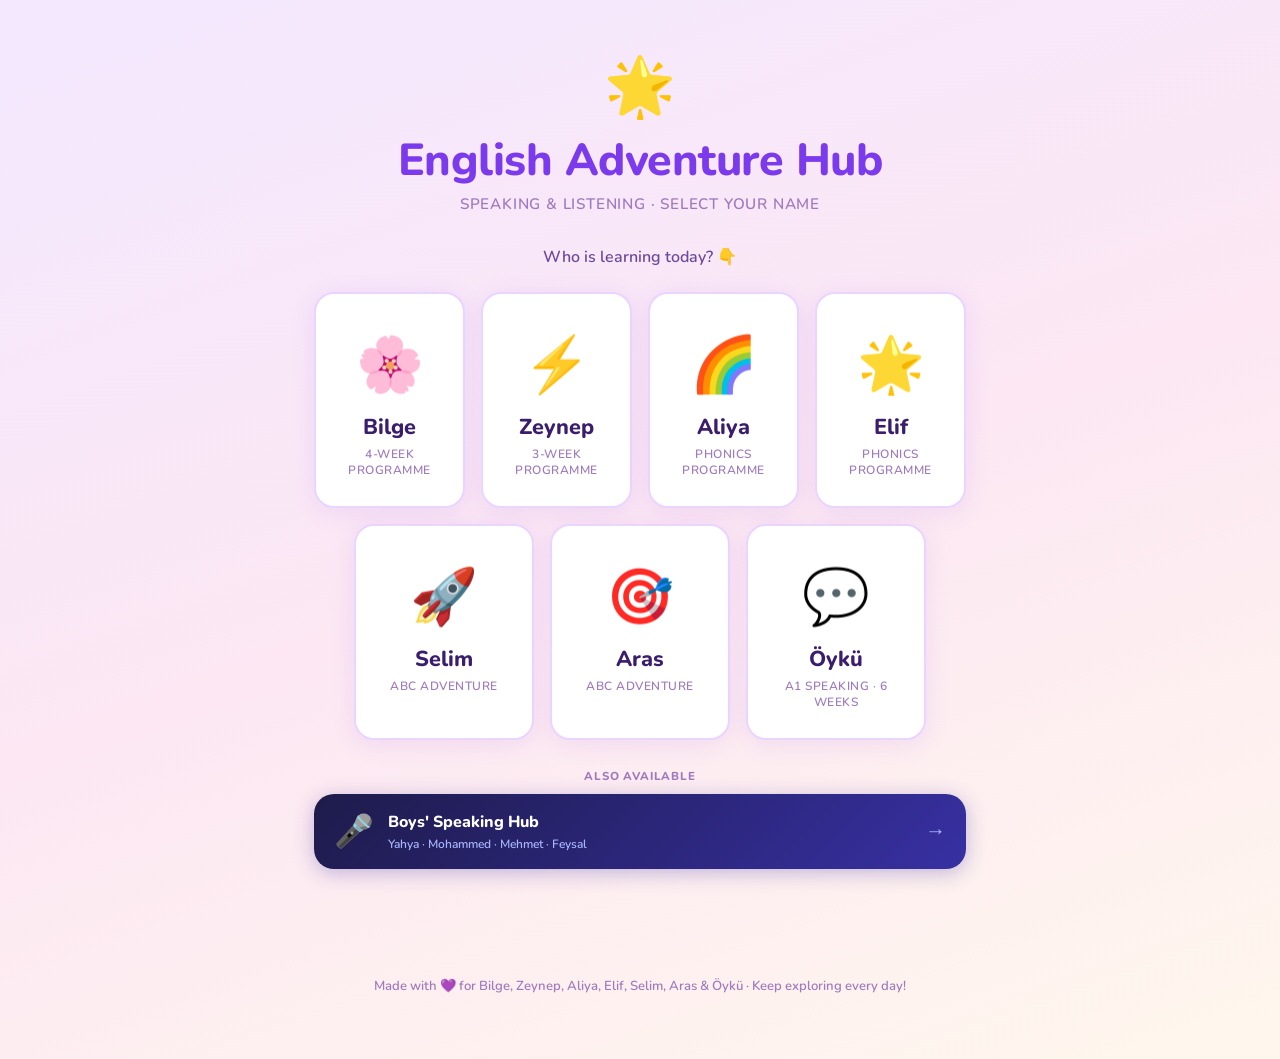
<file: index.html>
<!DOCTYPE html>
<html lang="en">
<head>
  <meta charset="UTF-8" />
  <meta name="viewport" content="width=device-width, initial-scale=1.0" />
  <title>English Adventure Hub</title>
  <link rel="preconnect" href="https://fonts.googleapis.com" />
  <link href="https://fonts.googleapis.com/css2?family=Nunito:wght@400;600;700;800&display=swap" rel="stylesheet" />
  <link rel="stylesheet" href="style.css" />
</head>
<body>

  <header>
    <div class="header-emoji">🌟</div>
    <h1>English Adventure Hub</h1>
    <p class="subtitle">Speaking &amp; Listening · Select Your Name</p>
  </header>

  <section id="selector">
    <p class="selector-intro">Who is learning today? 👇</p>

    <div class="student-cards four-up">

      <button class="student-card" data-student="bilge">
        <span class="student-card-emoji">🌸</span>
        <span class="student-card-text">
          <span class="student-card-name">Bilge</span>
          <span class="student-card-sub">4-Week Programme</span>
        </span>
      </button>

      <button class="student-card" data-student="zeynep">
        <span class="student-card-emoji">⚡</span>
        <span class="student-card-text">
          <span class="student-card-name">Zeynep</span>
          <span class="student-card-sub">3-Week Programme</span>
        </span>
      </button>

      <button class="student-card" data-student="aliya">
        <span class="student-card-emoji">🌈</span>
        <span class="student-card-text">
          <span class="student-card-name">Aliya</span>
          <span class="student-card-sub">Phonics Programme</span>
        </span>
      </button>

      <button class="student-card" data-student="elif">
        <span class="student-card-emoji">🌟</span>
        <span class="student-card-text">
          <span class="student-card-name">Elif</span>
          <span class="student-card-sub">Phonics Programme</span>
        </span>
      </button>

      <button class="student-card" data-student="selim">
        <span class="student-card-emoji">🚀</span>
        <span class="student-card-text">
          <span class="student-card-name">Selim</span>
          <span class="student-card-sub">ABC Adventure</span>
        </span>
      </button>

      <button class="student-card" data-student="aras">
        <span class="student-card-emoji">🎯</span>
        <span class="student-card-text">
          <span class="student-card-name">Aras</span>
          <span class="student-card-sub">ABC Adventure</span>
        </span>
      </button>

      <button class="student-card" data-student="oyku">
        <span class="student-card-emoji">💬</span>
        <span class="student-card-text">
          <span class="student-card-name">Öykü</span>
          <span class="student-card-sub">A1 Speaking · 6 Weeks</span>
        </span>
      </button>

    </div>

    <!-- Boys' Speaking Hub portal -->
    <div class="hub-portal">
      <p class="hub-portal-label">Also available</p>
      <a href="speaking-hub.html" class="hub-portal-btn">
        <span class="hub-portal-emoji">🎤</span>
        <span class="hub-portal-text">
          <span class="hub-portal-name">Boys' Speaking Hub</span>
          <span class="hub-portal-sub">Yahya · Mohammed · Mehmet · Feysal</span>
        </span>
        <span class="hub-portal-arrow">→</span>
      </a>
    </div>

    <div id="password-box" style="display:none">
      <p id="password-prompt" class="password-prompt"></p>
      <div class="password-input-row">
        <input id="password-field" type="password" autocomplete="off"
               placeholder="Enter password…" />
        <button id="enter-btn" aria-label="Go">→</button>
      </div>
      <p id="password-error" class="password-error" style="display:none">
        ❌ Wrong password. Try again!
      </p>
    </div>
  </section>

  <footer>
    <p>Made with 💜 for Bilge, Zeynep, Aliya, Elif, Selim, Aras &amp; Öykü · Keep exploring every day!</p>
  </footer>

  <script>
    const STUDENTS = {
      bilge:  { password: "bilge0802",  url: "bilge.html",  greeting: "Hello, Bilge!"   },
      zeynep: { password: "zeynep1604", url: "zeynep.html", greeting: "Hello, Zeynep!"  },
      aliya:  { password: "aliya2005",  url: "aliya.html",  greeting: "Hello, Aliya!"   },
      elif:   { password: "elif2026",   url: "elif.html",   greeting: "Hello, Elif!"    },
      selim:  { password: "selim2026",  url: "selim.html",  greeting: "Hello, Selim!"   },
      aras:   { password: "aras2026",   url: "aras.html",   greeting: "Hello, Aras!"    },
      oyku:   { password: "oyku2026",   url: "oyku.html",   greeting: "Hello, Öykü!"   }
    };

    let selectedStudent = null;

    const passwordBox   = document.getElementById("password-box");
    const passwordField = document.getElementById("password-field");
    const passwordError = document.getElementById("password-error");
    const passwordPrompt = document.getElementById("password-prompt");
    const enterBtn      = document.getElementById("enter-btn");

    // Student card click
    document.querySelectorAll(".student-card").forEach(card => {
      card.addEventListener("click", () => {
        // Highlight selected card
        document.querySelectorAll(".student-card").forEach(c => c.classList.remove("selected"));
        card.classList.add("selected");

        selectedStudent = card.dataset.student;
        passwordPrompt.textContent = STUDENTS[selectedStudent].greeting + " Enter your password:";
        passwordError.style.display = "none";
        passwordField.value = "";
        passwordBox.style.display = "block";
        passwordField.focus();
      });
    });

    // Submit password
    function tryLogin() {
      if (!selectedStudent) return;
      const entered = passwordField.value;
      if (entered === STUDENTS[selectedStudent].password) {
        window.location.href = STUDENTS[selectedStudent].url;
      } else {
        passwordError.style.display = "block";
        passwordField.value = "";
        // Shake animation
        passwordBox.classList.remove("shake");
        void passwordBox.offsetWidth; // reflow to restart animation
        passwordBox.classList.add("shake");
        passwordBox.addEventListener("animationend", () => {
          passwordBox.classList.remove("shake");
        }, { once: true });
        passwordField.focus();
      }
    }

    enterBtn.addEventListener("click", tryLogin);
    passwordField.addEventListener("keydown", e => {
      if (e.key === "Enter") tryLogin();
    });
  </script>

</body>
</html>
</file>
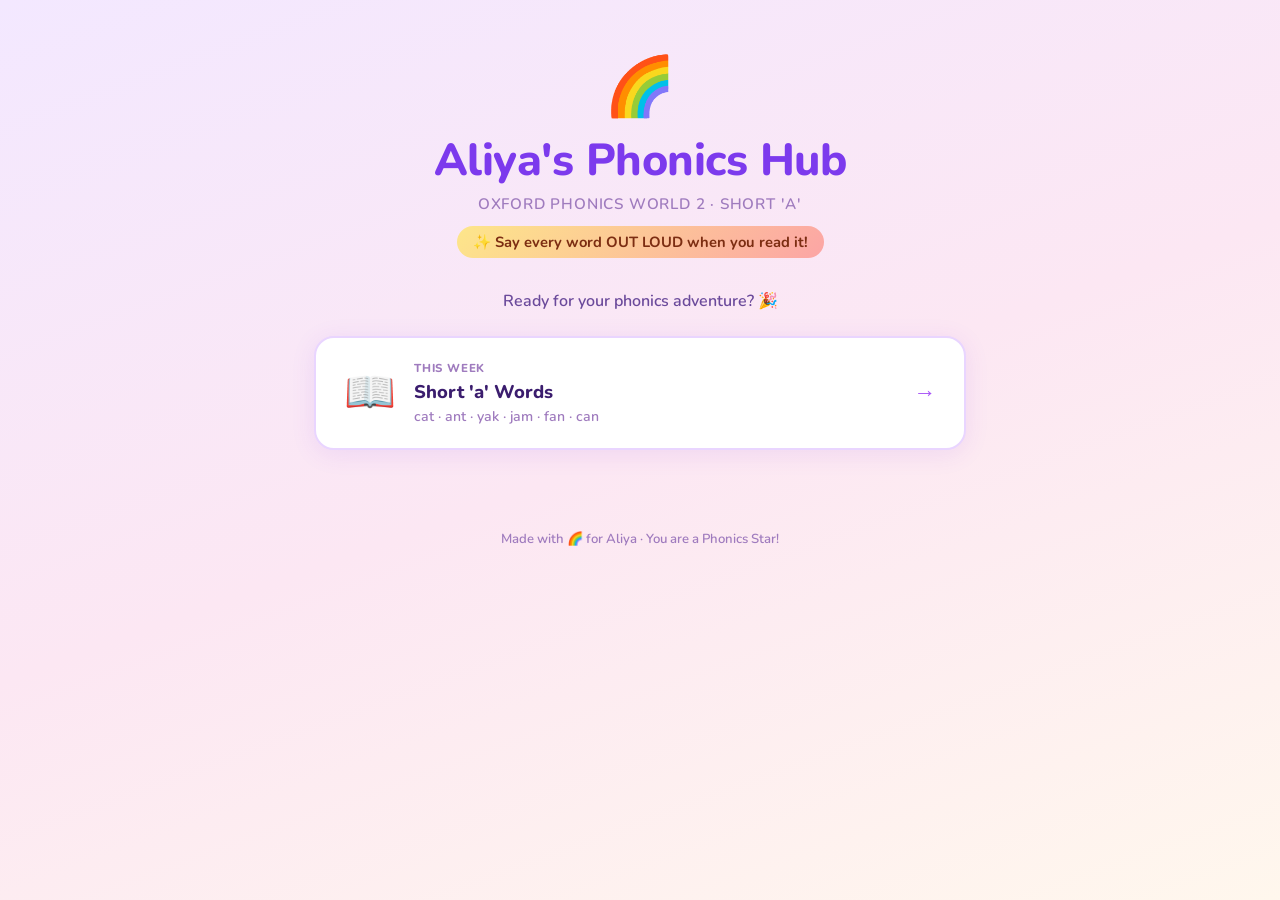
<file: aliya.html>
<!DOCTYPE html>
<html lang="en">
<head>
  <meta charset="UTF-8" />
  <meta name="viewport" content="width=device-width, initial-scale=1.0" />
  <title>Aliya's Phonics Hub</title>
  <link rel="preconnect" href="https://fonts.googleapis.com" />
  <link href="https://fonts.googleapis.com/css2?family=Nunito:wght@400;600;700;800&display=swap" rel="stylesheet" />
  <link rel="stylesheet" href="style.css" />
</head>
<body>

  <!-- ═══════════════════════════════════════
       HEADER
  ═══════════════════════════════════════ -->
  <header>
    <div class="header-emoji">🌈</div>
    <h1>Aliya's Phonics Hub</h1>
    <p class="subtitle">Oxford Phonics World 2 · Short 'a'</p>
    <p class="golden-rule">✨ Say every word OUT LOUD when you read it!</p>
  </header>

  <!-- ═══════════════════════════════════════
       LANDING
  ═══════════════════════════════════════ -->
  <section id="landing">
    <p class="landing-intro">Ready for your phonics adventure? 🎉</p>

    <div class="week-cards">
      <button class="week-card" data-week="1">
        <span class="week-card-emoji">📖</span>
        <span class="week-card-text">
          <span class="week-card-number">This Week</span>
          <span class="week-card-title">Short 'a' Words</span>
          <span class="week-card-desc">cat · ant · yak · jam · fan · can</span>
        </span>
        <span class="week-card-arrow">→</span>
      </button>
    </div>
  </section>

  <!-- ═══════════════════════════════════════
       WEEK VIEW
  ═══════════════════════════════════════ -->
  <section id="week-view" style="display:none">

    <div class="week-view-header">
      <button id="back-btn" class="back-btn">← Back</button>
      <div id="week-view-title" class="week-view-title"></div>
    </div>

    <!-- DAY TABS -->
    <nav class="day-tabs" role="tablist" aria-label="Days of the week">
      <button class="tab active" data-day="monday"    role="tab" aria-selected="true" ><span class="tab-icon">🎤</span><span class="tab-label">Mon</span></button>
      <button class="tab"        data-day="tuesday"   role="tab" aria-selected="false"><span class="tab-icon">🎮</span><span class="tab-label">Tue</span></button>
      <button class="tab"        data-day="wednesday" role="tab" aria-selected="false"><span class="tab-icon">🎤</span><span class="tab-label">Wed</span></button>
      <button class="tab"        data-day="thursday"  role="tab" aria-selected="false"><span class="tab-icon">🎮</span><span class="tab-label">Thu</span></button>
      <button class="tab"        data-day="friday"    role="tab" aria-selected="false"><span class="tab-icon">⭐</span><span class="tab-label">Fri</span></button>
    </nav>

    <main>

      <!-- ─────────────────────────────────
           MONDAY — Speaking Day
      ───────────────────────────────── -->
      <section class="day-card active" id="card-w1-monday" data-week="1" data-day="monday">
        <div class="card-header">
          <span class="day-badge">Monday</span>
          <span class="live-badge">🎤 Speaking Day</span>
          <span class="done-badge" id="done-w1-monday" style="display:none">✅ Done!</span>
        </div>
        <h2>🐈 The 'a' &amp; '-am' Words!</h2>
        <p class="grammar-tag">Phonics: <strong>Short 'a' · CVC words · cat · ant · yak · ax · ram · jam</strong></p>

        <div class="section-block listen-block">
          <div class="section-label">📺 Watch &amp; Sing First!</div>
          <p>Watch the Oxford Phonics song and sing along! Listen carefully to how each word sounds.</p>
          <a class="video-btn" href="https://youtu.be/0bvAWePdvTY?si=tqm_XhgULErsAjjj" target="_blank" rel="noopener">▶ Oxford Phonics World 2 · Short 'a' Song</a>
        </div>

        <div class="section-block task-block">
          <div class="section-label">📝 Your Speaking Task</div>
          <p>Read these words clearly, one by one. Say each sound: <strong>c–a–t… cat!</strong></p>
          <ul class="task-prompts">
            <li>🐈 cat &nbsp; 🐜 ant &nbsp; 🐂 yak &nbsp; 🪓 ax</li>
            <li>🐏 ram &nbsp; 🍯 jam</li>
          </ul>
          <p style="margin-top:10px; font-size:0.92rem; color:var(--text-dark);">Then say the chant:</p>
          <div class="reminder">🗣️ <em>"I see an ant and an ax."</em></div>
        </div>

        <div class="section-block record-block">
          <div class="section-label">🎙 Record Your Voice Note</div>
          <div class="recorder" id="recorder-w1-monday">
            <button class="record-btn" id="recordBtn-w1-monday"><span class="record-icon">🎙</span><span class="record-label">Tap to Record</span></button>
            <div class="timer" id="timer-w1-monday" style="display:none">⏺ Recording… <span class="timer-count">0:00</span></div>
            <audio class="playback" id="playback-w1-monday" controls style="display:none"></audio>
            <button class="submit-btn" id="submitBtn-w1-monday" style="display:none">✓ Submit to Teacher</button>
            <div class="status-msg" id="status-w1-monday"></div>
          </div>
        </div>
      </section>

      <!-- ─────────────────────────────────
           TUESDAY — Game Day (6 pairs)
      ───────────────────────────────── -->
      <section class="day-card" id="card-w1-tuesday" data-week="1" data-day="tuesday">
        <div class="card-header">
          <span class="day-badge">Tuesday</span>
          <span class="live-badge" style="background:#fef3c7;color:#92400e;">🎮 Game Day</span>
          <span class="done-badge" id="done-w1-tuesday" style="display:none">✅ Done!</span>
        </div>
        <h2>🎮 Word Match — Round 1!</h2>
        <p class="grammar-tag">Phonics: <strong>Match the word to its picture · cat · ant · yak · ax · ram · jam</strong></p>

        <div class="section-block game-block">
          <div class="section-label">🎮 Match the Word to the Emoji!</div>
          <p style="font-size:0.88rem;color:var(--text-dark);margin-bottom:4px;">Click a <strong>word</strong>, then click the matching <strong>picture</strong>. Say the word out loud every time! 🗣️</p>

          <div class="match-game" id="game-tuesday">
            <div class="match-grid">
              <div class="match-col">
                <div class="match-col-label">Words</div>
                <div class="words-col"></div>
              </div>
              <div class="match-col">
                <div class="match-col-label">Pictures</div>
                <div class="emojis-col"></div>
              </div>
            </div>
            <p class="match-score">Matched: <span class="match-score-count">0</span> / 6 ⭐</p>
            <div class="match-celebration" style="display:none">
              <p>🎉 Amazing, Aliya! You matched them all! 🎉</p>
              <button class="replay-btn" data-game="game-tuesday" data-set="tuesday">🔄 Play Again!</button>
            </div>
          </div>
        </div>
      </section>

      <!-- ─────────────────────────────────
           WEDNESDAY — Speaking Day
      ───────────────────────────────── -->
      <section class="day-card" id="card-w1-wednesday" data-week="1" data-day="wednesday">
        <div class="card-header">
          <span class="day-badge">Wednesday</span>
          <span class="live-badge">🎤 Speaking Day</span>
          <span class="done-badge" id="done-w1-wednesday" style="display:none">✅ Done!</span>
        </div>
        <h2>🪭 The '-an' Words!</h2>
        <p class="grammar-tag">Phonics: <strong>Short 'a' · '-an' family · yam · dam · fan · man · pan · can</strong></p>

        <div class="section-block task-block">
          <div class="section-label">📝 Your Speaking Task</div>
          <p>New word family today! Read these words clearly, one by one.</p>
          <ul class="task-prompts">
            <li>🍠 yam &nbsp; 🧱 dam &nbsp; 🪭 fan &nbsp; 👨 man</li>
            <li>🍳 pan &nbsp; 🥫 can</li>
          </ul>
          <p style="margin-top:10px; font-size:0.92rem; color:var(--text-dark);">Then say the chant:</p>
          <div class="reminder">🗣️ <em>"The man has a can and a pan."</em></div>
        </div>

        <div class="section-block record-block">
          <div class="section-label">🎙 Record Your Voice Note</div>
          <div class="recorder" id="recorder-w1-wednesday">
            <button class="record-btn" id="recordBtn-w1-wednesday"><span class="record-icon">🎙</span><span class="record-label">Tap to Record</span></button>
            <div class="timer" id="timer-w1-wednesday" style="display:none">⏺ Recording… <span class="timer-count">0:00</span></div>
            <audio class="playback" id="playback-w1-wednesday" controls style="display:none"></audio>
            <button class="submit-btn" id="submitBtn-w1-wednesday" style="display:none">✓ Submit to Teacher</button>
            <div class="status-msg" id="status-w1-wednesday"></div>
          </div>
        </div>
      </section>

      <!-- ─────────────────────────────────
           THURSDAY — Grand Challenge (12 pairs)
      ───────────────────────────────── -->
      <section class="day-card" id="card-w1-thursday" data-week="1" data-day="thursday">
        <div class="card-header">
          <span class="day-badge">Thursday</span>
          <span class="live-badge" style="background:#fef3c7;color:#92400e;">🎮 Game Day</span>
          <span class="done-badge" id="done-w1-thursday" style="display:none">✅ Done!</span>
        </div>
        <h2>🏆 The Grand Challenge — All 12 Words!</h2>
        <p class="grammar-tag">Phonics: <strong>All short 'a' words · Can you beat your Tuesday score?</strong></p>

        <div class="section-block game-block">
          <div class="section-label">🏆 Grand Challenge — All 12 Words!</div>
          <p style="font-size:0.88rem;color:var(--text-dark);margin-bottom:4px;">All 12 words from this week! Can you match them faster than Tuesday? Say each word out loud! 🗣️</p>

          <div class="match-game" id="game-thursday">
            <div class="match-grid">
              <div class="match-col">
                <div class="match-col-label">Words</div>
                <div class="words-col"></div>
              </div>
              <div class="match-col">
                <div class="match-col-label">Pictures</div>
                <div class="emojis-col"></div>
              </div>
            </div>
            <p class="match-score">Matched: <span class="match-score-count">0</span> / 12 ⭐</p>
            <div class="match-celebration" style="display:none">
              <p>🏆 YOU DID IT! All 12 words! You are a Phonics Champion, Aliya! 🌈</p>
              <button class="replay-btn" data-game="game-thursday" data-set="thursday">🔄 Play Again!</button>
            </div>
          </div>
        </div>
      </section>

      <!-- ─────────────────────────────────
           FRIDAY — Singing Star
      ───────────────────────────────── -->
      <section class="day-card" id="card-w1-friday" data-week="1" data-day="friday">
        <div class="card-header">
          <span class="day-badge">Friday</span>
          <span class="live-badge" style="background:#fde68a;color:#92400e;">⭐ Singing Star</span>
          <span class="done-badge" id="done-w1-friday" style="display:none">✅ Done!</span>
        </div>
        <h2>⭐ Singing Star Friday!</h2>
        <p class="grammar-tag">Phonics: <strong>All short 'a' words · Sing the whole song!</strong></p>

        <div class="section-block listen-block">
          <div class="section-label">📺 Sing Along!</div>
          <p>Open the song and sing along to the <strong>whole video</strong>! Be as loud and clear as you can!</p>
          <a class="video-btn" href="https://youtu.be/0bvAWePdvTY?si=tqm_XhgULErsAjjj" target="_blank" rel="noopener">▶ Oxford Phonics World 2 · Short 'a' Song</a>
        </div>

        <div class="section-block task-block">
          <div class="section-label">🌟 Your Singing Star Mission</div>
          <p>Send your teacher a <strong>voice note</strong> of you singing along!</p>
          <ul class="task-prompts">
            <li>🎨 First, draw your <strong>favourite word</strong> from this week (a pink cat? a red jam jar?)</li>
            <li>🎤 Then record yourself singing the song while holding your drawing!</li>
          </ul>
          <div class="reminder">🌈 You learned 12 new words this week. That is AMAZING! ⭐</div>
        </div>

        <div class="section-block record-block">
          <div class="section-label">🎙 Record Your Singing!</div>
          <div class="recorder" id="recorder-w1-friday">
            <button class="record-btn" id="recordBtn-w1-friday"><span class="record-icon">🎙</span><span class="record-label">Tap to Record</span></button>
            <div class="timer" id="timer-w1-friday" style="display:none">⏺ Recording… <span class="timer-count">0:00</span></div>
            <audio class="playback" id="playback-w1-friday" controls style="display:none"></audio>
            <button class="submit-btn" id="submitBtn-w1-friday" style="display:none">✓ Submit to Teacher</button>
            <div class="status-msg" id="status-w1-friday"></div>
          </div>
        </div>
      </section>

    </main>
  </section><!-- /week-view -->

  <footer>
    <p>Made with 🌈 for Aliya · You are a Phonics Star!</p>
  </footer>

  <script src="aliya-script.js"></script>
</body>
</html>
</file>
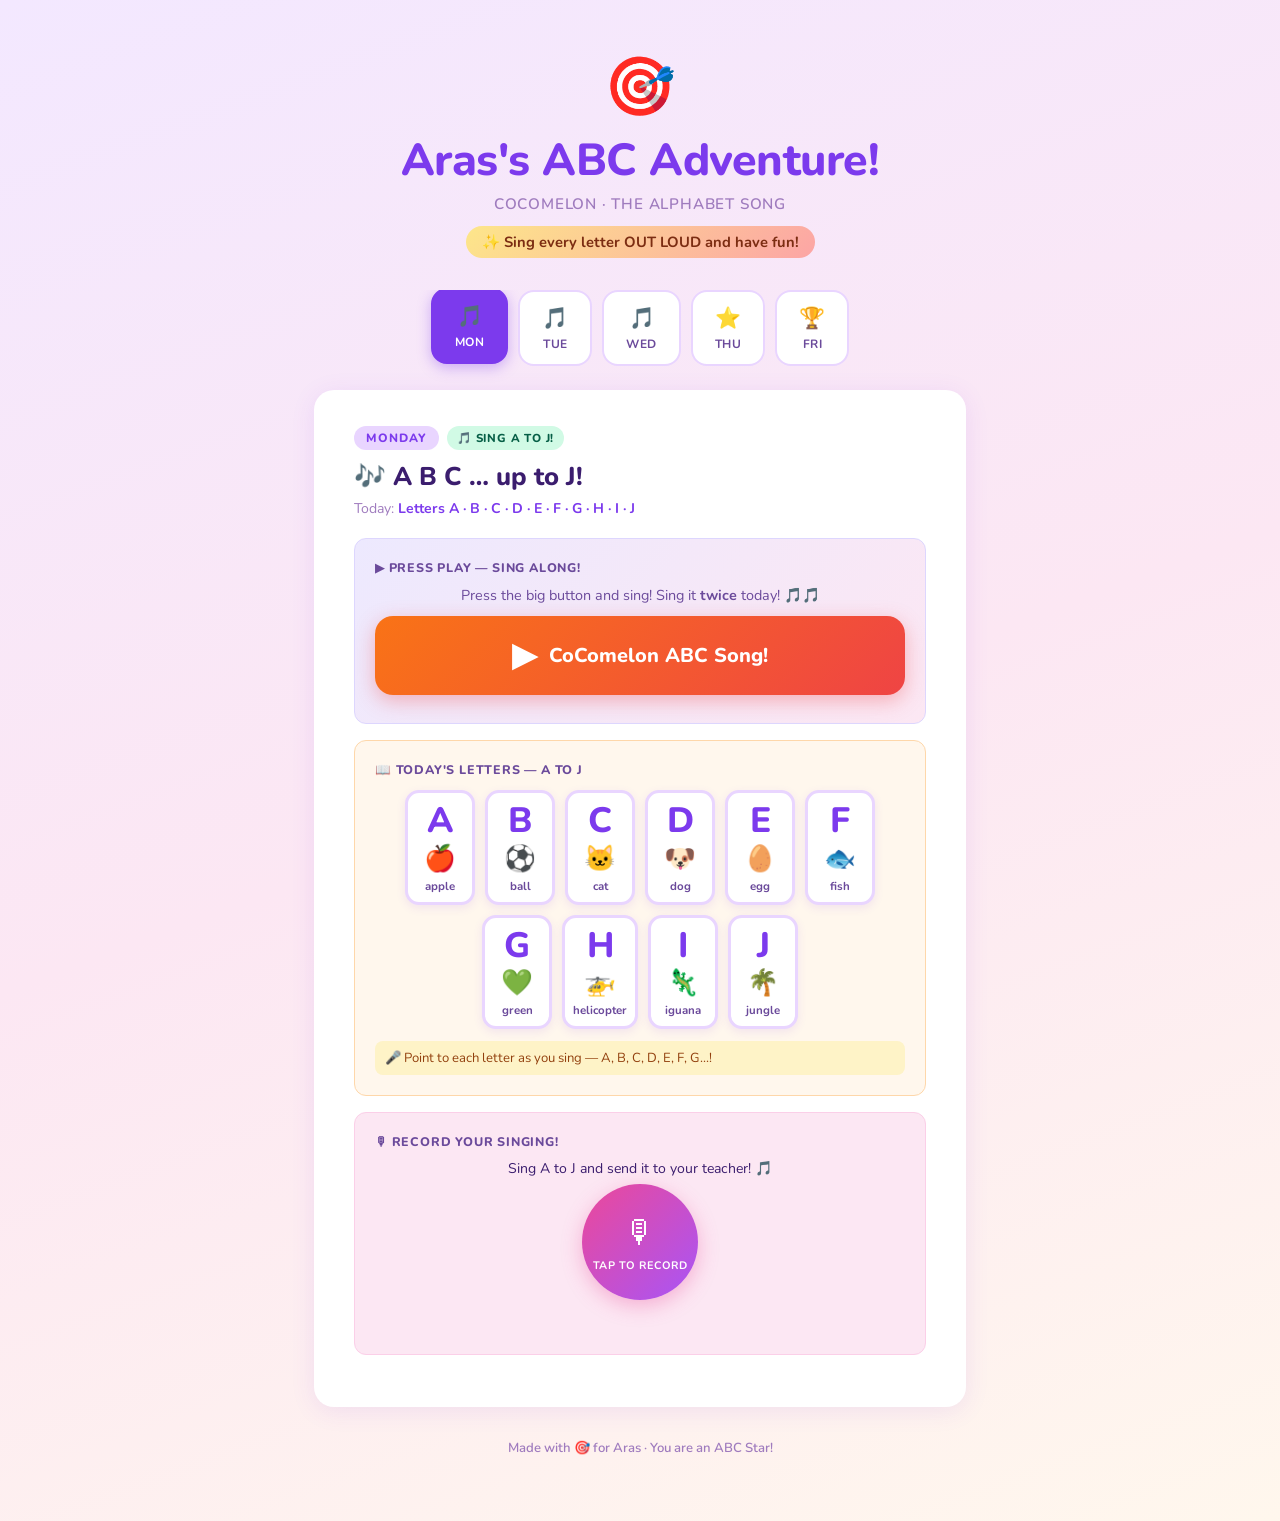
<file: aras.html>
<!DOCTYPE html>
<html lang="en">
<head>
  <meta charset="UTF-8" />
  <meta name="viewport" content="width=device-width, initial-scale=1.0" />
  <title>Aras's ABC Adventure!</title>
  <link rel="preconnect" href="https://fonts.googleapis.com" />
  <link href="https://fonts.googleapis.com/css2?family=Nunito:wght@400;600;700;800&display=swap" rel="stylesheet" />
  <link rel="stylesheet" href="style.css" />
  <style>
    /* ── Aras-specific overrides ─────────────────── */
    .aras-header-emoji { font-size: 4rem; display: block; text-align: center; margin-bottom: 6px; }

    /* Big ABC song button */
    .abc-btn {
      display: flex;
      align-items: center;
      justify-content: center;
      gap: 12px;
      background: linear-gradient(135deg, #f97316, #ef4444);
      color: #fff;
      font-size: 1.25rem;
      font-weight: 800;
      font-family: 'Nunito', sans-serif;
      border: none;
      border-radius: 18px;
      padding: 18px 28px;
      cursor: pointer;
      text-decoration: none;
      box-shadow: 0 6px 20px rgba(239,68,68,0.35);
      transition: transform 0.15s, box-shadow 0.15s;
      width: 100%;
      margin: 8px 0;
    }
    .abc-btn:hover { transform: translateY(-3px); box-shadow: 0 10px 28px rgba(239,68,68,0.4); }
    .abc-btn:active { transform: scale(0.97); }
    .abc-btn-icon { font-size: 2rem; }

    /* Letter grid */
    .letter-grid {
      display: flex;
      flex-wrap: wrap;
      gap: 10px;
      justify-content: center;
      margin: 12px 0;
    }
    .letter-tile {
      display: flex;
      flex-direction: column;
      align-items: center;
      background: #fff;
      border: 3px solid #e9d5ff;
      border-radius: 14px;
      padding: 10px 8px 8px;
      min-width: 70px;
      box-shadow: 0 3px 10px rgba(124,58,237,0.1);
    }
    .letter-tile .letter-big {
      font-size: 2.2rem;
      font-weight: 800;
      color: var(--purple);
      line-height: 1;
    }
    .letter-tile .letter-emoji { font-size: 1.6rem; margin: 2px 0; }
    .letter-tile .letter-word {
      font-size: 0.72rem;
      font-weight: 700;
      color: var(--text-mid);
      text-transform: lowercase;
    }

    /* Done button */
    .done-btn {
      display: block;
      width: 100%;
      background: linear-gradient(135deg, #10b981, #059669);
      color: #fff;
      font-size: 1.1rem;
      font-weight: 800;
      font-family: 'Nunito', sans-serif;
      border: none;
      border-radius: 14px;
      padding: 16px;
      cursor: pointer;
      margin-top: 8px;
      box-shadow: 0 4px 16px rgba(16,185,129,0.3);
      transition: transform 0.15s, box-shadow 0.15s;
    }
    .done-btn:hover { transform: translateY(-2px); }
    .done-btn:disabled { background: #d1fae5; color: #059669; cursor: default; box-shadow: none; transform: none; }

    /* Confetti celebration inline */
    .star-row { text-align: center; font-size: 1.8rem; letter-spacing: 4px; margin: 8px 0; }

    @media (max-width: 380px) {
      .letter-tile { min-width: 60px; padding: 8px 6px 6px; }
      .letter-tile .letter-big { font-size: 1.8rem; }
      .abc-btn { font-size: 1.1rem; padding: 15px 20px; }
    }
  </style>
</head>
<body>

  <header>
    <div class="header-emoji">🎯</div>
    <h1>Aras's ABC Adventure!</h1>
    <p class="subtitle">CoComelon · The Alphabet Song</p>
    <p class="golden-rule">✨ Sing every letter OUT LOUD and have fun!</p>
  </header>

  <!-- ═══════════════════════════════════════
       WEEK VIEW — single week, day tabs
  ═══════════════════════════════════════ -->
  <section id="week-view">

    <nav class="day-tabs" role="tablist" aria-label="Days of the week">
      <button class="tab active" data-day="monday"    role="tab" aria-selected="true" ><span class="tab-icon">🎵</span><span class="tab-label">Mon</span></button>
      <button class="tab"        data-day="tuesday"   role="tab" aria-selected="false"><span class="tab-icon">🎵</span><span class="tab-label">Tue</span></button>
      <button class="tab"        data-day="wednesday" role="tab" aria-selected="false"><span class="tab-icon">🎵</span><span class="tab-label">Wed</span></button>
      <button class="tab"        data-day="thursday"  role="tab" aria-selected="false"><span class="tab-icon">⭐</span><span class="tab-label">Thu</span></button>
      <button class="tab"        data-day="friday"    role="tab" aria-selected="false"><span class="tab-icon">🏆</span><span class="tab-label">Fri</span></button>
    </nav>

    <main>

      <!-- ─────────────────────────────────
           MONDAY — A to J (sing twice!)
      ───────────────────────────────── -->
      <section class="day-card active" id="card-monday" data-day="monday">
        <div class="card-header">
          <span class="day-badge">Monday</span>
          <span class="live-badge">🎵 Sing A to J!</span>
          <span class="done-badge" id="done-monday" style="display:none">✅ Done!</span>
        </div>
        <h2>🎶 A B C … up to J!</h2>
        <p class="grammar-tag">Today: <strong>Letters A · B · C · D · E · F · G · H · I · J</strong></p>

        <div class="section-block listen-block">
          <div class="section-label">▶ Press Play — Sing Along!</div>
          <p style="text-align:center;font-size:0.9rem;color:var(--text-mid);margin-bottom:10px;">Press the big button and sing! Sing it <strong>twice</strong> today! 🎵🎵</p>
          <a class="abc-btn" href="https://youtu.be/xY3Z8acE8ew?si=OajvzhhvgvubN7my" target="_blank" rel="noopener">
            <span class="abc-btn-icon">▶</span>
            CoComelon ABC Song!
          </a>
        </div>

        <div class="section-block task-block">
          <div class="section-label">📖 Today's Letters — A to J</div>
          <div class="letter-grid">
            <div class="letter-tile"><span class="letter-big">A</span><span class="letter-emoji">🍎</span><span class="letter-word">apple</span></div>
            <div class="letter-tile"><span class="letter-big">B</span><span class="letter-emoji">⚽</span><span class="letter-word">ball</span></div>
            <div class="letter-tile"><span class="letter-big">C</span><span class="letter-emoji">🐱</span><span class="letter-word">cat</span></div>
            <div class="letter-tile"><span class="letter-big">D</span><span class="letter-emoji">🐶</span><span class="letter-word">dog</span></div>
            <div class="letter-tile"><span class="letter-big">E</span><span class="letter-emoji">🥚</span><span class="letter-word">egg</span></div>
            <div class="letter-tile"><span class="letter-big">F</span><span class="letter-emoji">🐟</span><span class="letter-word">fish</span></div>
            <div class="letter-tile"><span class="letter-big">G</span><span class="letter-emoji">💚</span><span class="letter-word">green</span></div>
            <div class="letter-tile"><span class="letter-big">H</span><span class="letter-emoji">🚁</span><span class="letter-word">helicopter</span></div>
            <div class="letter-tile"><span class="letter-big">I</span><span class="letter-emoji">🦎</span><span class="letter-word">iguana</span></div>
            <div class="letter-tile"><span class="letter-big">J</span><span class="letter-emoji">🌴</span><span class="letter-word">jungle</span></div>
          </div>
          <div class="reminder">🎤 Point to each letter as you sing — A, B, C, D, E, F, G…!</div>
        </div>

        <div class="section-block record-block">
          <div class="section-label">🎙 Record Your Singing!</div>
          <p style="font-size:0.88rem;color:var(--text-dark);text-align:center;margin-bottom:4px;">Sing A to J and send it to your teacher! 🎵</p>
          <div class="recorder" id="recorder-monday">
            <button class="record-btn" id="recordBtn-monday"><span class="record-icon">🎙</span><span class="record-label">Tap to Record</span></button>
            <div class="timer" id="timer-monday" style="display:none">⏺ Recording… <span class="timer-count">0:00</span></div>
            <audio class="playback" id="playback-monday" controls style="display:none"></audio>
            <button class="submit-btn" id="submitBtn-monday" style="display:none">✓ Submit to Teacher</button>
            <div class="status-msg" id="status-monday"></div>
          </div>
        </div>
      </section>

      <!-- ─────────────────────────────────
           TUESDAY — A to P
      ───────────────────────────────── -->
      <section class="day-card" id="card-tuesday" data-day="tuesday">
        <div class="card-header">
          <span class="day-badge">Tuesday</span>
          <span class="live-badge">🎵 Sing A to P!</span>
          <span class="done-badge" id="done-tuesday" style="display:none">✅ Done!</span>
        </div>
        <h2>🎶 A B C … up to P!</h2>
        <p class="grammar-tag">Today: <strong>Letters A · B · C · D · E · F · G · H · I · J · K · L · M · N · O · P</strong></p>

        <div class="section-block listen-block">
          <div class="section-label">▶ Press Play — Sing Along!</div>
          <p style="text-align:center;font-size:0.9rem;color:var(--text-mid);margin-bottom:10px;">Sing all the way to <strong>P for Panda</strong>! 🐼</p>
          <a class="abc-btn" href="https://youtu.be/xY3Z8acE8ew?si=OajvzhhvgvubN7my" target="_blank" rel="noopener">
            <span class="abc-btn-icon">▶</span>
            CoComelon ABC Song!
          </a>
        </div>

        <div class="section-block task-block">
          <div class="section-label">📖 Today's Letters — A to P</div>
          <div class="letter-grid">
            <div class="letter-tile"><span class="letter-big">A</span><span class="letter-emoji">🍎</span><span class="letter-word">apple</span></div>
            <div class="letter-tile"><span class="letter-big">B</span><span class="letter-emoji">⚽</span><span class="letter-word">ball</span></div>
            <div class="letter-tile"><span class="letter-big">C</span><span class="letter-emoji">🐱</span><span class="letter-word">cat</span></div>
            <div class="letter-tile"><span class="letter-big">D</span><span class="letter-emoji">🐶</span><span class="letter-word">dog</span></div>
            <div class="letter-tile"><span class="letter-big">E</span><span class="letter-emoji">🥚</span><span class="letter-word">egg</span></div>
            <div class="letter-tile"><span class="letter-big">F</span><span class="letter-emoji">🐟</span><span class="letter-word">fish</span></div>
            <div class="letter-tile"><span class="letter-big">G</span><span class="letter-emoji">💚</span><span class="letter-word">green</span></div>
            <div class="letter-tile"><span class="letter-big">H</span><span class="letter-emoji">🚁</span><span class="letter-word">helicopter</span></div>
            <div class="letter-tile"><span class="letter-big">I</span><span class="letter-emoji">🦎</span><span class="letter-word">iguana</span></div>
            <div class="letter-tile"><span class="letter-big">J</span><span class="letter-emoji">🌴</span><span class="letter-word">jungle</span></div>
            <div class="letter-tile"><span class="letter-big">K</span><span class="letter-emoji">🦘</span><span class="letter-word">kangaroo</span></div>
            <div class="letter-tile"><span class="letter-big">L</span><span class="letter-emoji">🦙</span><span class="letter-word">llama</span></div>
            <div class="letter-tile"><span class="letter-big">M</span><span class="letter-emoji">🐭</span><span class="letter-word">mouse</span></div>
            <div class="letter-tile"><span class="letter-big">N</span><span class="letter-emoji">9️⃣</span><span class="letter-word">nine</span></div>
            <div class="letter-tile"><span class="letter-big">O</span><span class="letter-emoji">🦤</span><span class="letter-word">ostrich</span></div>
            <div class="letter-tile"><span class="letter-big">P</span><span class="letter-emoji">🐼</span><span class="letter-word">panda</span></div>
          </div>
          <div class="reminder">🎤 You know six more letters today — K, L, M, N, O, P! Great job!</div>
        </div>

        <div class="section-block record-block">
          <div class="section-label">🎙 Record Your Singing!</div>
          <p style="font-size:0.88rem;color:var(--text-dark);text-align:center;margin-bottom:4px;">Sing A to P and send it to your teacher! 🎵</p>
          <div class="recorder" id="recorder-tuesday">
            <button class="record-btn" id="recordBtn-tuesday"><span class="record-icon">🎙</span><span class="record-label">Tap to Record</span></button>
            <div class="timer" id="timer-tuesday" style="display:none">⏺ Recording… <span class="timer-count">0:00</span></div>
            <audio class="playback" id="playback-tuesday" controls style="display:none"></audio>
            <button class="submit-btn" id="submitBtn-tuesday" style="display:none">✓ Submit to Teacher</button>
            <div class="status-msg" id="status-tuesday"></div>
          </div>
        </div>
      </section>

      <!-- ─────────────────────────────────
           WEDNESDAY — Full A to Z!
      ───────────────────────────────── -->
      <section class="day-card" id="card-wednesday" data-day="wednesday">
        <div class="card-header">
          <span class="day-badge">Wednesday</span>
          <span class="live-badge">🎵 Sing A to Z!</span>
          <span class="done-badge" id="done-wednesday" style="display:none">✅ Done!</span>
        </div>
        <h2>🎶 The Whole Alphabet — A to Z!</h2>
        <p class="grammar-tag">Today: <strong>All 26 letters — A all the way to Z!</strong></p>

        <div class="section-block listen-block">
          <div class="section-label">▶ Press Play — Sing Along!</div>
          <p style="text-align:center;font-size:0.9rem;color:var(--text-mid);margin-bottom:10px;">You know ALL the letters now — sing the <strong>whole song</strong>! 🏆</p>
          <a class="abc-btn" href="https://youtu.be/xY3Z8acE8ew?si=OajvzhhvgvubN7my" target="_blank" rel="noopener">
            <span class="abc-btn-icon">▶</span>
            CoComelon ABC Song!
          </a>
        </div>

        <div class="section-block task-block">
          <div class="section-label">📖 All 26 Letters — A to Z!</div>
          <div class="letter-grid">
            <div class="letter-tile"><span class="letter-big">A</span><span class="letter-emoji">🍎</span><span class="letter-word">apple</span></div>
            <div class="letter-tile"><span class="letter-big">B</span><span class="letter-emoji">⚽</span><span class="letter-word">ball</span></div>
            <div class="letter-tile"><span class="letter-big">C</span><span class="letter-emoji">🐱</span><span class="letter-word">cat</span></div>
            <div class="letter-tile"><span class="letter-big">D</span><span class="letter-emoji">🐶</span><span class="letter-word">dog</span></div>
            <div class="letter-tile"><span class="letter-big">E</span><span class="letter-emoji">🥚</span><span class="letter-word">egg</span></div>
            <div class="letter-tile"><span class="letter-big">F</span><span class="letter-emoji">🐟</span><span class="letter-word">fish</span></div>
            <div class="letter-tile"><span class="letter-big">G</span><span class="letter-emoji">💚</span><span class="letter-word">green</span></div>
            <div class="letter-tile"><span class="letter-big">H</span><span class="letter-emoji">🚁</span><span class="letter-word">helicopter</span></div>
            <div class="letter-tile"><span class="letter-big">I</span><span class="letter-emoji">🦎</span><span class="letter-word">iguana</span></div>
            <div class="letter-tile"><span class="letter-big">J</span><span class="letter-emoji">🌴</span><span class="letter-word">jungle</span></div>
            <div class="letter-tile"><span class="letter-big">K</span><span class="letter-emoji">🦘</span><span class="letter-word">kangaroo</span></div>
            <div class="letter-tile"><span class="letter-big">L</span><span class="letter-emoji">🦙</span><span class="letter-word">llama</span></div>
            <div class="letter-tile"><span class="letter-big">M</span><span class="letter-emoji">🐭</span><span class="letter-word">mouse</span></div>
            <div class="letter-tile"><span class="letter-big">N</span><span class="letter-emoji">9️⃣</span><span class="letter-word">nine</span></div>
            <div class="letter-tile"><span class="letter-big">O</span><span class="letter-emoji">🦤</span><span class="letter-word">ostrich</span></div>
            <div class="letter-tile"><span class="letter-big">P</span><span class="letter-emoji">🐼</span><span class="letter-word">panda</span></div>
            <div class="letter-tile"><span class="letter-big">Q</span><span class="letter-emoji">❓</span><span class="letter-word">question</span></div>
            <div class="letter-tile"><span class="letter-big">R</span><span class="letter-emoji">🔴</span><span class="letter-word">red</span></div>
            <div class="letter-tile"><span class="letter-big">S</span><span class="letter-emoji">🚢</span><span class="letter-word">submarine</span></div>
            <div class="letter-tile"><span class="letter-big">T</span><span class="letter-emoji">🚂</span><span class="letter-word">train</span></div>
            <div class="letter-tile"><span class="letter-big">U</span><span class="letter-emoji">⬆️</span><span class="letter-word">up</span></div>
            <div class="letter-tile"><span class="letter-big">V</span><span class="letter-emoji">🎻</span><span class="letter-word">violin</span></div>
            <div class="letter-tile"><span class="letter-big">W</span><span class="letter-emoji">⌚</span><span class="letter-word">watch</span></div>
            <div class="letter-tile"><span class="letter-big">X</span><span class="letter-emoji">🪓</span><span class="letter-word">ax</span></div>
            <div class="letter-tile"><span class="letter-big">Y</span><span class="letter-emoji">💛</span><span class="letter-word">yellow</span></div>
            <div class="letter-tile"><span class="letter-big">Z</span><span class="letter-emoji">🦒</span><span class="letter-word">zoo</span></div>
          </div>
          <div class="reminder">🏆 All 26 letters from A to Z — you are a champion, Aras!</div>
        </div>

        <div class="section-block record-block">
          <div class="section-label">🎙 Record Your Singing!</div>
          <p style="font-size:0.88rem;color:var(--text-dark);text-align:center;margin-bottom:4px;">Sing the whole A to Z and send it to your teacher! 🎵</p>
          <div class="recorder" id="recorder-wednesday">
            <button class="record-btn" id="recordBtn-wednesday"><span class="record-icon">🎙</span><span class="record-label">Tap to Record</span></button>
            <div class="timer" id="timer-wednesday" style="display:none">⏺ Recording… <span class="timer-count">0:00</span></div>
            <audio class="playback" id="playback-wednesday" controls style="display:none"></audio>
            <button class="submit-btn" id="submitBtn-wednesday" style="display:none">✓ Submit to Teacher</button>
            <div class="status-msg" id="status-wednesday"></div>
          </div>
        </div>
      </section>

      <!-- ─────────────────────────────────
           THURSDAY — Whole Song!
      ───────────────────────────────── -->
      <section class="day-card" id="card-thursday" data-day="thursday">
        <div class="card-header">
          <span class="day-badge">Thursday</span>
          <span class="live-badge" style="background:#fde68a;color:#92400e;">⭐ Star Day!</span>
          <span class="done-badge" id="done-thursday" style="display:none">✅ Done!</span>
        </div>
        <h2>⭐ Star Day — Full Song, A to Z!</h2>
        <p class="grammar-tag">Today: <strong>Sing the whole ABC song — all 26 letters!</strong></p>

        <div class="section-block listen-block">
          <div class="section-label">▶ Press Play — Sing Along!</div>
          <p style="text-align:center;font-size:0.9rem;color:var(--text-mid);margin-bottom:10px;">It's your Star Day! Sing the whole song as <strong>loud</strong> as you can! 🌟</p>
          <a class="abc-btn" href="https://youtu.be/xY3Z8acE8ew?si=OajvzhhvgvubN7my" target="_blank" rel="noopener">
            <span class="abc-btn-icon">▶</span>
            CoComelon ABC Song!
          </a>
        </div>

        <div class="section-block task-block">
          <div class="section-label">📖 All 26 Letters — Can you name them all?</div>
          <div class="letter-grid">
            <div class="letter-tile"><span class="letter-big">A</span><span class="letter-emoji">🍎</span><span class="letter-word">apple</span></div>
            <div class="letter-tile"><span class="letter-big">B</span><span class="letter-emoji">⚽</span><span class="letter-word">ball</span></div>
            <div class="letter-tile"><span class="letter-big">C</span><span class="letter-emoji">🐱</span><span class="letter-word">cat</span></div>
            <div class="letter-tile"><span class="letter-big">D</span><span class="letter-emoji">🐶</span><span class="letter-word">dog</span></div>
            <div class="letter-tile"><span class="letter-big">E</span><span class="letter-emoji">🥚</span><span class="letter-word">egg</span></div>
            <div class="letter-tile"><span class="letter-big">F</span><span class="letter-emoji">🐟</span><span class="letter-word">fish</span></div>
            <div class="letter-tile"><span class="letter-big">G</span><span class="letter-emoji">💚</span><span class="letter-word">green</span></div>
            <div class="letter-tile"><span class="letter-big">H</span><span class="letter-emoji">🚁</span><span class="letter-word">helicopter</span></div>
            <div class="letter-tile"><span class="letter-big">I</span><span class="letter-emoji">🦎</span><span class="letter-word">iguana</span></div>
            <div class="letter-tile"><span class="letter-big">J</span><span class="letter-emoji">🌴</span><span class="letter-word">jungle</span></div>
            <div class="letter-tile"><span class="letter-big">K</span><span class="letter-emoji">🦘</span><span class="letter-word">kangaroo</span></div>
            <div class="letter-tile"><span class="letter-big">L</span><span class="letter-emoji">🦙</span><span class="letter-word">llama</span></div>
            <div class="letter-tile"><span class="letter-big">M</span><span class="letter-emoji">🐭</span><span class="letter-word">mouse</span></div>
            <div class="letter-tile"><span class="letter-big">N</span><span class="letter-emoji">9️⃣</span><span class="letter-word">nine</span></div>
            <div class="letter-tile"><span class="letter-big">O</span><span class="letter-emoji">🦤</span><span class="letter-word">ostrich</span></div>
            <div class="letter-tile"><span class="letter-big">P</span><span class="letter-emoji">🐼</span><span class="letter-word">panda</span></div>
            <div class="letter-tile"><span class="letter-big">Q</span><span class="letter-emoji">❓</span><span class="letter-word">question</span></div>
            <div class="letter-tile"><span class="letter-big">R</span><span class="letter-emoji">🔴</span><span class="letter-word">red</span></div>
            <div class="letter-tile"><span class="letter-big">S</span><span class="letter-emoji">🚢</span><span class="letter-word">submarine</span></div>
            <div class="letter-tile"><span class="letter-big">T</span><span class="letter-emoji">🚂</span><span class="letter-word">train</span></div>
            <div class="letter-tile"><span class="letter-big">U</span><span class="letter-emoji">⬆️</span><span class="letter-word">up</span></div>
            <div class="letter-tile"><span class="letter-big">V</span><span class="letter-emoji">🎻</span><span class="letter-word">violin</span></div>
            <div class="letter-tile"><span class="letter-big">W</span><span class="letter-emoji">⌚</span><span class="letter-word">watch</span></div>
            <div class="letter-tile"><span class="letter-big">X</span><span class="letter-emoji">🪓</span><span class="letter-word">ax</span></div>
            <div class="letter-tile"><span class="letter-big">Y</span><span class="letter-emoji">💛</span><span class="letter-word">yellow</span></div>
            <div class="letter-tile"><span class="letter-big">Z</span><span class="letter-emoji">🦒</span><span class="letter-word">zoo</span></div>
          </div>
          <div class="reminder">⭐ Point to every letter and say its word — you are doing SO well!</div>
        </div>

        <div class="section-block record-block">
          <div class="section-label">🎙 Record Your Singing!</div>
          <p style="font-size:0.88rem;color:var(--text-dark);text-align:center;margin-bottom:4px;">Sing the whole song and send it to your teacher! ⭐</p>
          <div class="recorder" id="recorder-thursday">
            <button class="record-btn" id="recordBtn-thursday"><span class="record-icon">🎙</span><span class="record-label">Tap to Record</span></button>
            <div class="timer" id="timer-thursday" style="display:none">⏺ Recording… <span class="timer-count">0:00</span></div>
            <audio class="playback" id="playback-thursday" controls style="display:none"></audio>
            <button class="submit-btn" id="submitBtn-thursday" style="display:none">✓ Submit to Teacher</button>
            <div class="status-msg" id="status-thursday"></div>
          </div>
        </div>
      </section>

      <!-- ─────────────────────────────────
           FRIDAY — Grand Finale!
      ───────────────────────────────── -->
      <section class="day-card" id="card-friday" data-day="friday">
        <div class="card-header">
          <span class="day-badge">Friday</span>
          <span class="live-badge" style="background:#fde68a;color:#92400e;">🏆 Champion Day!</span>
          <span class="done-badge" id="done-friday" style="display:none">✅ Done!</span>
        </div>
        <h2>🏆 Champion Day — A to Z!</h2>
        <p class="grammar-tag">Today: <strong>The Grand Finale — sing the whole song like a champion!</strong></p>

        <div class="section-block listen-block">
          <div class="section-label">▶ Press Play — Sing Along!</div>
          <p style="text-align:center;font-size:0.9rem;color:var(--text-mid);margin-bottom:10px;">You did it all week! Sing it one more time and be a <strong>Champion</strong>! 🏆🎉</p>
          <a class="abc-btn" href="https://youtu.be/xY3Z8acE8ew?si=OajvzhhvgvubN7my" target="_blank" rel="noopener">
            <span class="abc-btn-icon">▶</span>
            CoComelon ABC Song!
          </a>
        </div>

        <div class="section-block task-block">
          <div class="section-label">📖 All 26 Letters — You know them ALL!</div>
          <div class="letter-grid">
            <div class="letter-tile"><span class="letter-big">A</span><span class="letter-emoji">🍎</span><span class="letter-word">apple</span></div>
            <div class="letter-tile"><span class="letter-big">B</span><span class="letter-emoji">⚽</span><span class="letter-word">ball</span></div>
            <div class="letter-tile"><span class="letter-big">C</span><span class="letter-emoji">🐱</span><span class="letter-word">cat</span></div>
            <div class="letter-tile"><span class="letter-big">D</span><span class="letter-emoji">🐶</span><span class="letter-word">dog</span></div>
            <div class="letter-tile"><span class="letter-big">E</span><span class="letter-emoji">🥚</span><span class="letter-word">egg</span></div>
            <div class="letter-tile"><span class="letter-big">F</span><span class="letter-emoji">🐟</span><span class="letter-word">fish</span></div>
            <div class="letter-tile"><span class="letter-big">G</span><span class="letter-emoji">💚</span><span class="letter-word">green</span></div>
            <div class="letter-tile"><span class="letter-big">H</span><span class="letter-emoji">🚁</span><span class="letter-word">helicopter</span></div>
            <div class="letter-tile"><span class="letter-big">I</span><span class="letter-emoji">🦎</span><span class="letter-word">iguana</span></div>
            <div class="letter-tile"><span class="letter-big">J</span><span class="letter-emoji">🌴</span><span class="letter-word">jungle</span></div>
            <div class="letter-tile"><span class="letter-big">K</span><span class="letter-emoji">🦘</span><span class="letter-word">kangaroo</span></div>
            <div class="letter-tile"><span class="letter-big">L</span><span class="letter-emoji">🦙</span><span class="letter-word">llama</span></div>
            <div class="letter-tile"><span class="letter-big">M</span><span class="letter-emoji">🐭</span><span class="letter-word">mouse</span></div>
            <div class="letter-tile"><span class="letter-big">N</span><span class="letter-emoji">9️⃣</span><span class="letter-word">nine</span></div>
            <div class="letter-tile"><span class="letter-big">O</span><span class="letter-emoji">🦤</span><span class="letter-word">ostrich</span></div>
            <div class="letter-tile"><span class="letter-big">P</span><span class="letter-emoji">🐼</span><span class="letter-word">panda</span></div>
            <div class="letter-tile"><span class="letter-big">Q</span><span class="letter-emoji">❓</span><span class="letter-word">question</span></div>
            <div class="letter-tile"><span class="letter-big">R</span><span class="letter-emoji">🔴</span><span class="letter-word">red</span></div>
            <div class="letter-tile"><span class="letter-big">S</span><span class="letter-emoji">🚢</span><span class="letter-word">submarine</span></div>
            <div class="letter-tile"><span class="letter-big">T</span><span class="letter-emoji">🚂</span><span class="letter-word">train</span></div>
            <div class="letter-tile"><span class="letter-big">U</span><span class="letter-emoji">⬆️</span><span class="letter-word">up</span></div>
            <div class="letter-tile"><span class="letter-big">V</span><span class="letter-emoji">🎻</span><span class="letter-word">violin</span></div>
            <div class="letter-tile"><span class="letter-big">W</span><span class="letter-emoji">⌚</span><span class="letter-word">watch</span></div>
            <div class="letter-tile"><span class="letter-big">X</span><span class="letter-emoji">🪓</span><span class="letter-word">ax</span></div>
            <div class="letter-tile"><span class="letter-big">Y</span><span class="letter-emoji">💛</span><span class="letter-word">yellow</span></div>
            <div class="letter-tile"><span class="letter-big">Z</span><span class="letter-emoji">🦒</span><span class="letter-word">zoo</span></div>
          </div>
          <div class="reminder">🎉 You finished the whole week! You are an ABC Champion, Aras! 🏆🌈</div>
        </div>

        <div class="section-block record-block">
          <div class="section-label">🎙 Record Your Singing!</div>
          <p style="font-size:0.88rem;color:var(--text-dark);text-align:center;margin-bottom:4px;">Sing the whole song one last time — be a Champion! 🏆</p>
          <div class="recorder" id="recorder-friday">
            <button class="record-btn" id="recordBtn-friday"><span class="record-icon">🎙</span><span class="record-label">Tap to Record</span></button>
            <div class="timer" id="timer-friday" style="display:none">⏺ Recording… <span class="timer-count">0:00</span></div>
            <audio class="playback" id="playback-friday" controls style="display:none"></audio>
            <button class="submit-btn" id="submitBtn-friday" style="display:none">✓ Submit to Teacher</button>
            <div class="status-msg" id="status-friday"></div>
          </div>
        </div>
      </section>

    </main>
  </section>

  <footer>
    <p>Made with 🎯 for Aras · You are an ABC Star!</p>
  </footer>

  <script src="aras-script.js"></script>
</body>
</html>
</file>
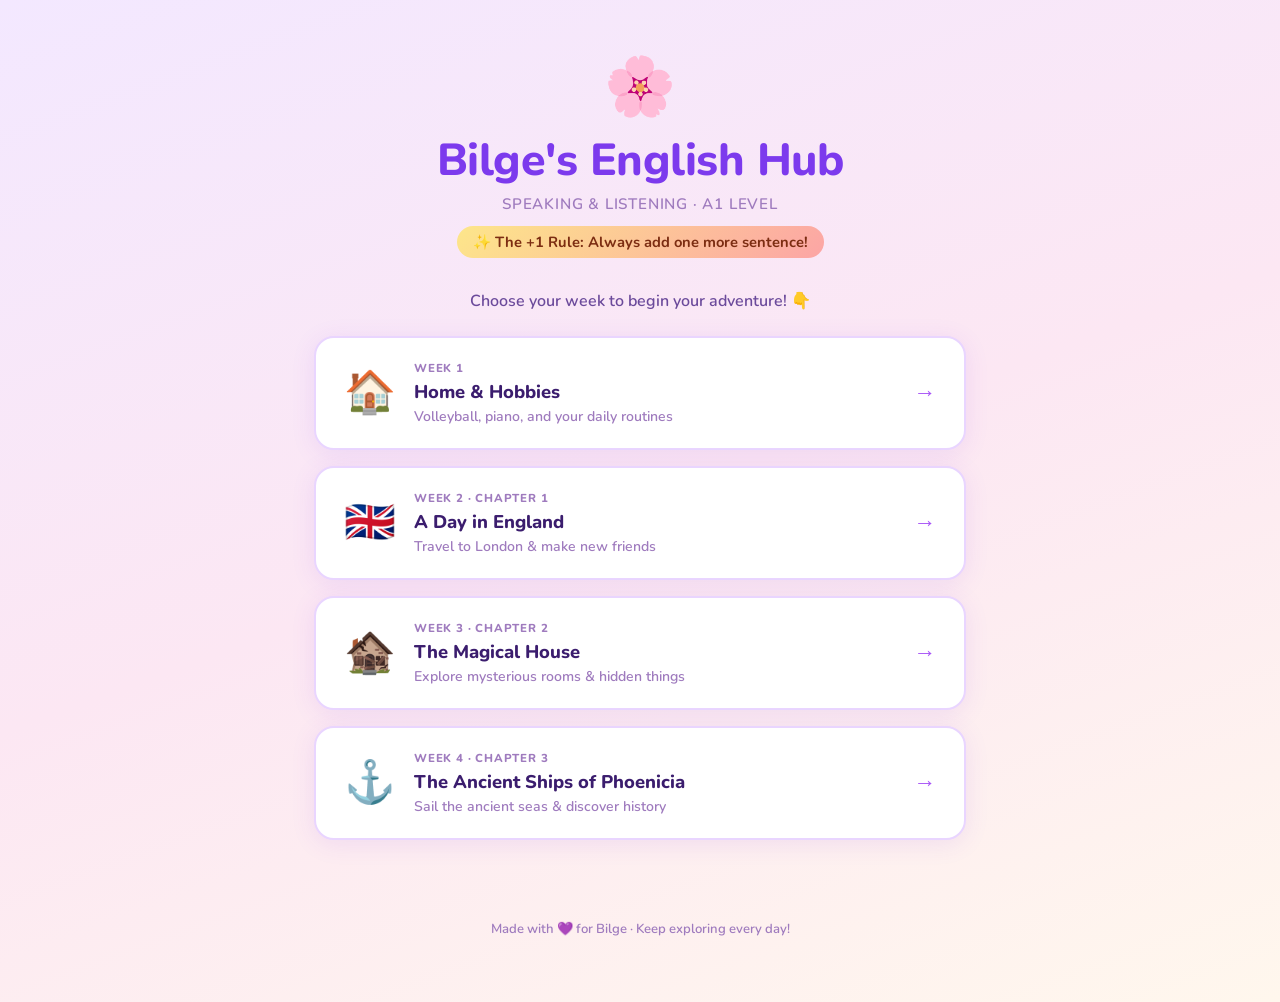
<file: bilge.html>
<!DOCTYPE html>
<html lang="en">
<head>
  <meta charset="UTF-8" />
  <meta name="viewport" content="width=device-width, initial-scale=1.0" />
  <title>Bilge's English Hub</title>
  <link rel="preconnect" href="https://fonts.googleapis.com" />
  <link href="https://fonts.googleapis.com/css2?family=Nunito:wght@400;600;700;800&display=swap" rel="stylesheet" />
  <link rel="stylesheet" href="style.css" />
</head>
<body>

  <!-- ═══════════════════════════════════════
       HEADER
  ═══════════════════════════════════════ -->
  <header>
    <div class="header-emoji">🌸</div>
    <h1>Bilge's English Hub</h1>
    <p class="subtitle">Speaking &amp; Listening · A1 Level</p>
    <p class="golden-rule">✨ The +1 Rule: Always add one more sentence!</p>
  </header>

  <!-- ═══════════════════════════════════════
       LANDING — WEEK SELECTOR
  ═══════════════════════════════════════ -->
  <section id="landing">
    <p class="landing-intro">Choose your week to begin your adventure! 👇</p>

    <div class="week-cards">

      <button class="week-card" data-week="1">
        <span class="week-card-emoji">🏠</span>
        <span class="week-card-text">
          <span class="week-card-number">Week 1</span>
          <span class="week-card-title">Home &amp; Hobbies</span>
          <span class="week-card-desc">Volleyball, piano, and your daily routines</span>
        </span>
        <span class="week-card-arrow">→</span>
      </button>

      <button class="week-card" data-week="2">
        <span class="week-card-emoji">🇬🇧</span>
        <span class="week-card-text">
          <span class="week-card-number">Week 2 · Chapter 1</span>
          <span class="week-card-title">A Day in England</span>
          <span class="week-card-desc">Travel to London &amp; make new friends</span>
        </span>
        <span class="week-card-arrow">→</span>
      </button>

      <button class="week-card" data-week="3">
        <span class="week-card-emoji">🏚️</span>
        <span class="week-card-text">
          <span class="week-card-number">Week 3 · Chapter 2</span>
          <span class="week-card-title">The Magical House</span>
          <span class="week-card-desc">Explore mysterious rooms &amp; hidden things</span>
        </span>
        <span class="week-card-arrow">→</span>
      </button>

      <button class="week-card" data-week="4">
        <span class="week-card-emoji">⚓</span>
        <span class="week-card-text">
          <span class="week-card-number">Week 4 · Chapter 3</span>
          <span class="week-card-title">The Ancient Ships of Phoenicia</span>
          <span class="week-card-desc">Sail the ancient seas &amp; discover history</span>
        </span>
        <span class="week-card-arrow">→</span>
      </button>

    </div>
  </section>

  <!-- ═══════════════════════════════════════
       WEEK VIEW
  ═══════════════════════════════════════ -->
  <section id="week-view" style="display:none">

    <div class="week-view-header">
      <button id="back-btn" class="back-btn">← Back</button>
      <div id="week-view-title" class="week-view-title"></div>
    </div>

    <!-- DAY TABS -->
    <nav class="day-tabs" role="tablist" aria-label="Days of the week">
      <button class="tab active" data-day="monday"    role="tab" aria-selected="true"><span class="tab-icon">1</span><span class="tab-label">Mon</span></button>
      <button class="tab"        data-day="tuesday"   role="tab" aria-selected="false"><span class="tab-icon">2</span><span class="tab-label">Tue</span></button>
      <button class="tab"        data-day="wednesday" role="tab" aria-selected="false"><span class="tab-icon">3</span><span class="tab-label">Wed</span></button>
      <button class="tab"        data-day="thursday"  role="tab" aria-selected="false"><span class="tab-icon">4</span><span class="tab-label">Thu</span></button>
      <button class="tab"        data-day="friday"    role="tab" aria-selected="false"><span class="tab-icon">5</span><span class="tab-label">Fri</span></button>
    </nav>

    <main>

      <!-- ─────────────────────────────────
           WEEK 1
      ───────────────────────────────── -->

      <!-- W1 Monday -->
      <section class="day-card active" id="card-w1-monday" data-week="1" data-day="monday">
        <div class="card-header">
          <span class="day-badge">Monday</span>
          <span class="live-badge">🎥 Live Class</span>
          <span class="done-badge" id="done-w1-monday" style="display:none">✅ Done!</span>
        </div>
        <h2>🏐 Volleyball &amp; Present Continuous</h2>
        <p class="grammar-tag">Grammar: <strong>What is she doing? Where is the ball?</strong></p>

        <div class="section-block live-block">
          <div class="section-label">🎥 Live Class Activity</div>
          <p>Watch Türkiye vs Italy highlights together. Pause mid-play and ask: <em>"What is she doing? Where is the ball? What color is her shirt? Who is next to her?"</em></p>
        </div>

        <div class="section-block listen-block">
          <div class="section-label">📺 Watch This First</div>
          <p>Watch the volleyball highlights. Look at the players carefully!</p>
          <a class="video-btn" href="https://www.youtube.com/watch?v=gbrtrQvvEi0" target="_blank" rel="noopener">▶ Open Video on YouTube</a>
        </div>

        <div class="section-block task-block">
          <div class="section-label">📝 Your Voice Note Task</div>
          <p>Look at a volleyball player. Send me a <strong>30-second voice note</strong>.</p>
          <ul class="task-prompts">
            <li>What color is her uniform?</li>
            <li>Where is she?</li>
            <li>What is she doing?</li>
          </ul>
          <p class="reminder">Remember the +1 Rule: add one more sentence! 💜</p>
        </div>

        <div class="section-block record-block">
          <div class="section-label">🎙 Record Your Voice Note</div>
          <div class="recorder" id="recorder-w1-monday">
            <button class="record-btn" id="recordBtn-w1-monday"><span class="record-icon">🎙</span><span class="record-label">Tap to Record</span></button>
            <div class="timer" id="timer-w1-monday" style="display:none">⏺ Recording… <span class="timer-count">0:00</span></div>
            <audio class="playback" id="playback-w1-monday" controls style="display:none"></audio>
            <button class="submit-btn" id="submitBtn-w1-monday" style="display:none">✓ Submit to Teacher</button>
            <div class="status-msg" id="status-w1-monday"></div>
          </div>
        </div>
      </section>

      <!-- W1 Tuesday -->
      <section class="day-card" id="card-w1-tuesday" data-week="1" data-day="tuesday">
        <div class="card-header">
          <span class="day-badge">Tuesday</span>
          <span class="done-badge" id="done-w1-tuesday" style="display:none">✅ Done!</span>
        </div>
        <h2>📅 Daily Routines</h2>
        <p class="grammar-tag">Grammar: <strong>Present Simple — I wake up, I eat…</strong></p>

        <div class="section-block listen-block">
          <div class="section-label">📺 Watch This First</div>
          <p>Watch for <strong>2 minutes</strong>. Listen to how the man talks about his day.</p>
          <a class="video-btn" href="https://www.youtube.com/watch?v=bq6GBbh3uhU" target="_blank" rel="noopener">▶ Open Video on YouTube</a>
        </div>

        <div class="section-block task-block">
          <div class="section-label">📝 Your Voice Note Task</div>
          <p>The man wakes up at 7:00. Now tell me about <strong>your</strong> morning!</p>
          <ul class="task-prompts">
            <li>What time do YOU wake up on Tuesdays?</li>
            <li>What do you eat for breakfast?</li>
          </ul>
          <p class="reminder">Use full sentences! Example: <em>"I wake up at 8 o'clock."</em> 💜</p>
        </div>

        <div class="section-block record-block">
          <div class="section-label">🎙 Record Your Voice Note</div>
          <div class="recorder" id="recorder-w1-tuesday">
            <button class="record-btn" id="recordBtn-w1-tuesday"><span class="record-icon">🎙</span><span class="record-label">Tap to Record</span></button>
            <div class="timer" id="timer-w1-tuesday" style="display:none">⏺ Recording… <span class="timer-count">0:00</span></div>
            <audio class="playback" id="playback-w1-tuesday" controls style="display:none"></audio>
            <button class="submit-btn" id="submitBtn-w1-tuesday" style="display:none">✓ Submit to Teacher</button>
            <div class="status-msg" id="status-w1-tuesday"></div>
          </div>
        </div>
      </section>

      <!-- W1 Wednesday -->
      <section class="day-card" id="card-w1-wednesday" data-week="1" data-day="wednesday">
        <div class="card-header">
          <span class="day-badge">Wednesday</span>
          <span class="done-badge" id="done-w1-wednesday" style="display:none">✅ Done!</span>
        </div>
        <h2>🎹 Music &amp; Adjectives</h2>
        <p class="grammar-tag">Grammar: <strong>Adjectives — fast, slow, beautiful, loud…</strong></p>

        <div class="section-block listen-block">
          <div class="section-label">📺 Watch This First</div>
          <p>Listen to this piano performance for <strong>1 minute</strong>.</p>
          <a class="video-btn" href="https://www.youtube.com/watch?v=BS6ndUeF2_A" target="_blank" rel="noopener">▶ Open Video on YouTube</a>
        </div>

        <div class="section-block task-block">
          <div class="section-label">📝 Your Voice Note Task</div>
          <ul class="task-prompts">
            <li>Is the song fast or slow?</li>
            <li>Are there people singing, or is it only a piano?</li>
            <li>Do you like it? Tell me why!</li>
          </ul>
          <p class="reminder">Example: <em>"The song is slow. It is only a piano. I like it."</em> 💜</p>
        </div>

        <div class="section-block record-block">
          <div class="section-label">🎙 Record Your Voice Note</div>
          <div class="recorder" id="recorder-w1-wednesday">
            <button class="record-btn" id="recordBtn-w1-wednesday"><span class="record-icon">🎙</span><span class="record-label">Tap to Record</span></button>
            <div class="timer" id="timer-w1-wednesday" style="display:none">⏺ Recording… <span class="timer-count">0:00</span></div>
            <audio class="playback" id="playback-w1-wednesday" controls style="display:none"></audio>
            <button class="submit-btn" id="submitBtn-w1-wednesday" style="display:none">✓ Submit to Teacher</button>
            <div class="status-msg" id="status-w1-wednesday"></div>
          </div>
        </div>
      </section>

      <!-- W1 Thursday -->
      <section class="day-card" id="card-w1-thursday" data-week="1" data-day="thursday">
        <div class="card-header">
          <span class="day-badge">Thursday</span>
          <span class="live-badge">🎥 Live Class</span>
          <span class="done-badge" id="done-w1-thursday" style="display:none">✅ Done!</span>
        </div>
        <h2>🎵 Music Videos &amp; Prepositions</h2>
        <p class="grammar-tag">Grammar: <strong>There is / There are · next to, under, behind</strong></p>

        <div class="section-block live-block">
          <div class="section-label">🎥 Live Class Activity</div>
          <p>Play the <strong>"Pause &amp; Paint"</strong> game with a Manifest music video. Pause and describe the scene: <em>"There is a red guitar behind the singer."</em></p>
        </div>

        <div class="section-block listen-block">
          <div class="section-label">📺 Watch This First</div>
          <p>Watch your favourite Manifest music video and look carefully at the scene!</p>
          <a class="video-btn" href="https://www.youtube.com/results?search_query=Manifest+music+video" target="_blank" rel="noopener">▶ Search Manifest on YouTube</a>
          <p class="video-note">💡 Your teacher will send you the exact video link on Thursday!</p>
        </div>

        <div class="section-block task-block">
          <div class="section-label">📝 Your Voice Note Task</div>
          <p>Go to your piano or bedroom. Look around carefully!</p>
          <ul class="task-prompts">
            <li>Where is your piano?</li>
            <li>What is <em>on</em> it? What is <em>next to</em> it?</li>
            <li>Use "There is…" and "There are…"</li>
          </ul>
          <p class="reminder">Example: <em>"There is a book on the piano."</em> 💜</p>
        </div>

        <div class="section-block record-block">
          <div class="section-label">🎙 Record Your Voice Note</div>
          <div class="recorder" id="recorder-w1-thursday">
            <button class="record-btn" id="recordBtn-w1-thursday"><span class="record-icon">🎙</span><span class="record-label">Tap to Record</span></button>
            <div class="timer" id="timer-w1-thursday" style="display:none">⏺ Recording… <span class="timer-count">0:00</span></div>
            <audio class="playback" id="playback-w1-thursday" controls style="display:none"></audio>
            <button class="submit-btn" id="submitBtn-w1-thursday" style="display:none">✓ Submit to Teacher</button>
            <div class="status-msg" id="status-w1-thursday"></div>
          </div>
        </div>
      </section>

      <!-- W1 Friday -->
      <section class="day-card" id="card-w1-friday" data-week="1" data-day="friday">
        <div class="card-header">
          <span class="day-badge">Friday</span>
          <span class="done-badge" id="done-w1-friday" style="display:none">✅ Done!</span>
        </div>
        <h2>🌅 Weekend Routines</h2>
        <p class="grammar-tag">Grammar: <strong>Present Continuous — What is she doing right now?</strong></p>

        <div class="section-block listen-block">
          <div class="section-label">📺 Watch This First</div>
          <p>Watch this short video about weekend hobbies.</p>
          <a class="video-btn" href="https://www.youtube.com/watch?v=z595z_DmpmQ" target="_blank" rel="noopener">▶ Open Video on YouTube</a>
        </div>

        <div class="section-block task-block">
          <div class="section-label">📝 Your Voice Note Task</div>
          <p>It is Friday evening! Look around your house right now.</p>
          <ul class="task-prompts">
            <li>What is your <strong>mother</strong> doing right now?</li>
            <li>What are <strong>you</strong> doing right now?</li>
          </ul>
          <p class="reminder">Example: <em>"My mother is cooking. I am sitting on the sofa."</em> 💜</p>
        </div>

        <div class="section-block record-block">
          <div class="section-label">🎙 Record Your Voice Note</div>
          <div class="recorder" id="recorder-w1-friday">
            <button class="record-btn" id="recordBtn-w1-friday"><span class="record-icon">🎙</span><span class="record-label">Tap to Record</span></button>
            <div class="timer" id="timer-w1-friday" style="display:none">⏺ Recording… <span class="timer-count">0:00</span></div>
            <audio class="playback" id="playback-w1-friday" controls style="display:none"></audio>
            <button class="submit-btn" id="submitBtn-w1-friday" style="display:none">✓ Submit to Teacher</button>
            <div class="status-msg" id="status-w1-friday"></div>
          </div>
        </div>
      </section>

      <!-- ─────────────────────────────────
           WEEK 2 — Chapter 1: England
      ───────────────────────────────── -->

      <!-- W2 Monday -->
      <section class="day-card" id="card-w2-monday" data-week="2" data-day="monday">
        <div class="card-header">
          <span class="day-badge">Monday</span>
          <span class="live-badge">🎥 Live Class</span>
          <span class="done-badge" id="done-w2-monday" style="display:none">✅ Done!</span>
        </div>
        <h2>🇬🇧 Welcome to London!</h2>
        <p class="grammar-tag">Grammar: <strong>What color is…? Where is…? There is / There are</strong></p>

        <div class="section-block live-block">
          <div class="section-label">🎥 Live Class Activity</div>
          <p>Explore London together on Google Earth or a walking tour video. Look at Big Ben, the red buses, and the rain. Ask: <em>"What color is the bus? Where is the clock?"</em></p>
        </div>

        <div class="section-block listen-block">
          <div class="section-label">📺 Watch This First</div>
          <p>Take a virtual tour of London! Look at the streets, the buildings, the buses.</p>
          <a class="video-btn" href="https://www.youtube.com/watch?v=KtqVoo8iqeo" target="_blank" rel="noopener">▶ A Guide to London for Kids</a>
        </div>

        <div class="section-block task-block">
          <div class="section-label">📝 Your Voice Note Task</div>
          <p>Bilge, you are packing your bag for London! Tell me <strong>3 things</strong> in your bag.</p>
          <ul class="task-prompts">
            <li>Use "There is a… in my bag."</li>
            <li>Example: <em>"There is a red umbrella in my bag."</em></li>
            <li>What color are your things?</li>
          </ul>
          <p class="reminder">Don't forget the +1 Rule! 💜</p>
        </div>

        <div class="section-block record-block">
          <div class="section-label">🎙 Record Your Voice Note</div>
          <div class="recorder" id="recorder-w2-monday">
            <button class="record-btn" id="recordBtn-w2-monday"><span class="record-icon">🎙</span><span class="record-label">Tap to Record</span></button>
            <div class="timer" id="timer-w2-monday" style="display:none">⏺ Recording… <span class="timer-count">0:00</span></div>
            <audio class="playback" id="playback-w2-monday" controls style="display:none"></audio>
            <button class="submit-btn" id="submitBtn-w2-monday" style="display:none">✓ Submit to Teacher</button>
            <div class="status-msg" id="status-w2-monday"></div>
          </div>
        </div>
      </section>

      <!-- W2 Tuesday -->
      <section class="day-card" id="card-w2-tuesday" data-week="2" data-day="tuesday">
        <div class="card-header">
          <span class="day-badge">Tuesday</span>
          <span class="done-badge" id="done-w2-tuesday" style="display:none">✅ Done!</span>
        </div>
        <h2>🍳 English Breakfast vs. Turkish Breakfast</h2>
        <p class="grammar-tag">Grammar: <strong>There is / There are · What is on the plate?</strong></p>

        <div class="section-block listen-block">
          <div class="section-label">📺 Watch This First</div>
          <p>Watch the video about a traditional English breakfast. What is on the plate?</p>
          <a class="video-btn" href="https://www.youtube.com/watch?v=x4ae3gQQ_Ds" target="_blank" rel="noopener">▶ Full English Breakfast · Easy English</a>
        </div>

        <div class="section-block task-block">
          <div class="section-label">📝 Your Voice Note Task</div>
          <ul class="task-prompts">
            <li>What is on the English plate?</li>
            <li>What do <strong>you</strong> eat for breakfast in Turkey?</li>
          </ul>
          <p class="reminder">Example: <em>"In England, there is toast on the plate. In Turkey, I eat cheese and bread."</em> 💜</p>
        </div>

        <div class="section-block record-block">
          <div class="section-label">🎙 Record Your Voice Note</div>
          <div class="recorder" id="recorder-w2-tuesday">
            <button class="record-btn" id="recordBtn-w2-tuesday"><span class="record-icon">🎙</span><span class="record-label">Tap to Record</span></button>
            <div class="timer" id="timer-w2-tuesday" style="display:none">⏺ Recording… <span class="timer-count">0:00</span></div>
            <audio class="playback" id="playback-w2-tuesday" controls style="display:none"></audio>
            <button class="submit-btn" id="submitBtn-w2-tuesday" style="display:none">✓ Submit to Teacher</button>
            <div class="status-msg" id="status-w2-tuesday"></div>
          </div>
        </div>
      </section>

      <!-- W2 Wednesday -->
      <section class="day-card" id="card-w2-wednesday" data-week="2" data-day="wednesday">
        <div class="card-header">
          <span class="day-badge">Wednesday</span>
          <span class="done-badge" id="done-w2-wednesday" style="display:none">✅ Done!</span>
        </div>
        <h2>👋 Making New Friends</h2>
        <p class="grammar-tag">Grammar: <strong>My name is… I am… I like…</strong></p>

        <div class="section-block listen-block">
          <div class="section-label">📺 Watch This First</div>
          <p>Watch kids introducing themselves to new friends in English.</p>
          <a class="video-btn" href="https://www.youtube.com/watch?v=lTvtp0Afkbw" target="_blank" rel="noopener">▶ Introducing Yourself in English · Kids</a>
        </div>

        <div class="section-block task-block">
          <div class="section-label">📝 Your Voice Note Task</div>
          <p>Imagine you meet a girl from London. Say hello to her!</p>
          <ul class="task-prompts">
            <li>Tell her your name and your age</li>
            <li>Tell her your favourite hobby (piano or volleyball!)</li>
          </ul>
          <p class="reminder">Example: <em>"Hello! My name is Bilge. I am 11. I like playing piano."</em> 💜</p>
        </div>

        <div class="section-block record-block">
          <div class="section-label">🎙 Record Your Voice Note</div>
          <div class="recorder" id="recorder-w2-wednesday">
            <button class="record-btn" id="recordBtn-w2-wednesday"><span class="record-icon">🎙</span><span class="record-label">Tap to Record</span></button>
            <div class="timer" id="timer-w2-wednesday" style="display:none">⏺ Recording… <span class="timer-count">0:00</span></div>
            <audio class="playback" id="playback-w2-wednesday" controls style="display:none"></audio>
            <button class="submit-btn" id="submitBtn-w2-wednesday" style="display:none">✓ Submit to Teacher</button>
            <div class="status-msg" id="status-w2-wednesday"></div>
          </div>
        </div>
      </section>

      <!-- W2 Thursday -->
      <section class="day-card" id="card-w2-thursday" data-week="2" data-day="thursday">
        <div class="card-header">
          <span class="day-badge">Thursday</span>
          <span class="live-badge">🎥 Live Class</span>
          <span class="done-badge" id="done-w2-thursday" style="display:none">✅ Done!</span>
        </div>
        <h2>🗺️ Lost in the City!</h2>
        <p class="grammar-tag">Grammar: <strong>Prepositions — next to, behind, in front of</strong></p>

        <div class="section-block live-block">
          <div class="section-label">🎥 Live Class Activity</div>
          <p>Use a simple colorful map of a town. Practice prepositions together: <em>"Where is the park? It is next to the school. Where is Bilge? She is behind the bus."</em></p>
        </div>

        <div class="section-block task-block">
          <div class="section-label">📝 Your Voice Note Task</div>
          <p>Look out your window right now!</p>
          <ul class="task-prompts">
            <li>Tell me <strong>2 things</strong> you see on your street</li>
            <li>Use prepositions: next to, in front of, behind</li>
          </ul>
          <p class="reminder">Example: <em>"There is a car in front of my house. There is a tree next to it."</em> 💜</p>
        </div>

        <div class="section-block record-block">
          <div class="section-label">🎙 Record Your Voice Note</div>
          <div class="recorder" id="recorder-w2-thursday">
            <button class="record-btn" id="recordBtn-w2-thursday"><span class="record-icon">🎙</span><span class="record-label">Tap to Record</span></button>
            <div class="timer" id="timer-w2-thursday" style="display:none">⏺ Recording… <span class="timer-count">0:00</span></div>
            <audio class="playback" id="playback-w2-thursday" controls style="display:none"></audio>
            <button class="submit-btn" id="submitBtn-w2-thursday" style="display:none">✓ Submit to Teacher</button>
            <div class="status-msg" id="status-w2-thursday"></div>
          </div>
        </div>
      </section>

      <!-- W2 Friday -->
      <section class="day-card" id="card-w2-friday" data-week="2" data-day="friday">
        <div class="card-header">
          <span class="day-badge">Friday</span>
          <span class="done-badge" id="done-w2-friday" style="display:none">✅ Done!</span>
        </div>
        <h2>🌧️ A Rainy Day in London</h2>
        <p class="grammar-tag">Grammar: <strong>Present Continuous — What are you wearing? What are you doing?</strong></p>

        <div class="section-block listen-block">
          <div class="section-label">📺 Watch This First</div>
          <p>Watch a short video about London weather — rain, umbrellas, and fog!</p>
          <a class="video-btn" href="https://www.youtube.com/results?search_query=London+weather+rain+umbrella+kids+English" target="_blank" rel="noopener">▶ Open Video on YouTube</a>
          <p class="video-note">💡 Your teacher will send the exact link!</p>
        </div>

        <div class="section-block task-block">
          <div class="section-label">📝 Your Voice Note Task</div>
          <p>It is Friday in London and it is raining! You are inside the house.</p>
          <ul class="task-prompts">
            <li>What are you <strong>wearing</strong>?</li>
            <li>What are you <strong>doing</strong> inside the house?</li>
          </ul>
          <p class="reminder">Example: <em>"I am wearing a blue jumper. I am drinking tea."</em> 💜</p>
        </div>

        <div class="section-block record-block">
          <div class="section-label">🎙 Record Your Voice Note</div>
          <div class="recorder" id="recorder-w2-friday">
            <button class="record-btn" id="recordBtn-w2-friday"><span class="record-icon">🎙</span><span class="record-label">Tap to Record</span></button>
            <div class="timer" id="timer-w2-friday" style="display:none">⏺ Recording… <span class="timer-count">0:00</span></div>
            <audio class="playback" id="playback-w2-friday" controls style="display:none"></audio>
            <button class="submit-btn" id="submitBtn-w2-friday" style="display:none">✓ Submit to Teacher</button>
            <div class="status-msg" id="status-w2-friday"></div>
          </div>
        </div>
      </section>

      <!-- ─────────────────────────────────
           WEEK 3 — Chapter 2: Magical House
      ───────────────────────────────── -->

      <!-- W3 Monday -->
      <section class="day-card" id="card-w3-monday" data-week="3" data-day="monday">
        <div class="card-header">
          <span class="day-badge">Monday</span>
          <span class="live-badge">🎥 Live Class</span>
          <span class="done-badge" id="done-w3-monday" style="display:none">✅ Done!</span>
        </div>
        <h2>🏚️ The Upside-Down House!</h2>
        <p class="grammar-tag">Grammar: <strong>There is / There are · Prepositions</strong></p>

        <div class="section-block live-block">
          <div class="section-label">🎥 Live Class Activity</div>
          <p>Look at photos of weird upside-down houses together! Practice prepositions in funny ways: <em>"Where is the bed? It is on the ceiling! Where is the TV?"</em></p>
        </div>

        <div class="section-block listen-block">
          <div class="section-label">📺 Watch This First</div>
          <p>Learn the rooms and things inside a house with this fun vocabulary video!</p>
          <a class="video-btn" href="https://www.youtube.com/watch?v=aEM9d_8_i0k" target="_blank" rel="noopener">▶ Parts of the House — Kids Vocabulary</a>
        </div>

        <div class="section-block task-block">
          <div class="section-label">📝 Your Voice Note Task</div>
          <p>Go to your <strong>favourite room</strong> in your house right now.</p>
          <ul class="task-prompts">
            <li>Where are you? Which room is it?</li>
            <li>What are you doing there?</li>
          </ul>
          <p class="reminder">Example: <em>"I am in my bedroom. I am sitting on my bed. There is a lamp next to me."</em> 💜</p>
        </div>

        <div class="section-block record-block">
          <div class="section-label">🎙 Record Your Voice Note</div>
          <div class="recorder" id="recorder-w3-monday">
            <button class="record-btn" id="recordBtn-w3-monday"><span class="record-icon">🎙</span><span class="record-label">Tap to Record</span></button>
            <div class="timer" id="timer-w3-monday" style="display:none">⏺ Recording… <span class="timer-count">0:00</span></div>
            <audio class="playback" id="playback-w3-monday" controls style="display:none"></audio>
            <button class="submit-btn" id="submitBtn-w3-monday" style="display:none">✓ Submit to Teacher</button>
            <div class="status-msg" id="status-w3-monday"></div>
          </div>
        </div>
      </section>

      <!-- W3 Tuesday -->
      <section class="day-card" id="card-w3-tuesday" data-week="3" data-day="tuesday">
        <div class="card-header">
          <span class="day-badge">Tuesday</span>
          <span class="done-badge" id="done-w3-tuesday" style="display:none">✅ Done!</span>
        </div>
        <h2>🧹 Chores in the House</h2>
        <p class="grammar-tag">Grammar: <strong>Present Continuous — is cleaning, is cooking…</strong></p>

        <div class="section-block listen-block">
          <div class="section-label">📺 Watch This First</div>
          <p>Watch an Easy English video about chores at home.</p>
          <a class="video-btn" href="https://www.youtube.com/watch?v=EHxVzjjrvMY" target="_blank" rel="noopener">▶ Daily Routines &amp; Household Chores</a>
        </div>

        <div class="section-block task-block">
          <div class="section-label">📝 Your Voice Note Task</div>
          <p>In the video, the boy is cleaning. Now tell me about <strong>your</strong> house right now!</p>
          <ul class="task-prompts">
            <li>What is your <strong>mother</strong> doing in the house right now?</li>
            <li>What are <strong>you</strong> doing?</li>
          </ul>
          <p class="reminder">Example: <em>"My mother is washing the dishes. I am doing my homework."</em> 💜</p>
        </div>

        <div class="section-block record-block">
          <div class="section-label">🎙 Record Your Voice Note</div>
          <div class="recorder" id="recorder-w3-tuesday">
            <button class="record-btn" id="recordBtn-w3-tuesday"><span class="record-icon">🎙</span><span class="record-label">Tap to Record</span></button>
            <div class="timer" id="timer-w3-tuesday" style="display:none">⏺ Recording… <span class="timer-count">0:00</span></div>
            <audio class="playback" id="playback-w3-tuesday" controls style="display:none"></audio>
            <button class="submit-btn" id="submitBtn-w3-tuesday" style="display:none">✓ Submit to Teacher</button>
            <div class="status-msg" id="status-w3-tuesday"></div>
          </div>
        </div>
      </section>

      <!-- W3 Wednesday -->
      <section class="day-card" id="card-w3-wednesday" data-week="3" data-day="wednesday">
        <div class="card-header">
          <span class="day-badge">Wednesday</span>
          <span class="done-badge" id="done-w3-wednesday" style="display:none">✅ Done!</span>
        </div>
        <h2>👯 Best Friends!</h2>
        <p class="grammar-tag">Grammar: <strong>Her name is… She likes… She has…</strong></p>

        <div class="section-block listen-block">
          <div class="section-label">📺 Watch This First</div>
          <p>Watch a video about best friends and what they like to do together.</p>
          <a class="video-btn" href="https://www.youtube.com/results?search_query=Best+Friends+Easy+English+kids+conversation" target="_blank" rel="noopener">▶ Open Video on YouTube</a>
          <p class="video-note">💡 Your teacher will send the exact link!</p>
        </div>

        <div class="section-block task-block">
          <div class="section-label">📝 Your Voice Note Task</div>
          <p>Tell me about your <strong>best friend</strong> in Turkey!</p>
          <ul class="task-prompts">
            <li>What is her name?</li>
            <li>What does she like to do?</li>
          </ul>
          <p class="reminder">Example: <em>"My best friend is Ayşe. She likes playing volleyball. She is funny."</em> 💜</p>
        </div>

        <div class="section-block record-block">
          <div class="section-label">🎙 Record Your Voice Note</div>
          <div class="recorder" id="recorder-w3-wednesday">
            <button class="record-btn" id="recordBtn-w3-wednesday"><span class="record-icon">🎙</span><span class="record-label">Tap to Record</span></button>
            <div class="timer" id="timer-w3-wednesday" style="display:none">⏺ Recording… <span class="timer-count">0:00</span></div>
            <audio class="playback" id="playback-w3-wednesday" controls style="display:none"></audio>
            <button class="submit-btn" id="submitBtn-w3-wednesday" style="display:none">✓ Submit to Teacher</button>
            <div class="status-msg" id="status-w3-wednesday"></div>
          </div>
        </div>
      </section>

      <!-- W3 Thursday -->
      <section class="day-card" id="card-w3-thursday" data-week="3" data-day="thursday">
        <div class="card-header">
          <span class="day-badge">Thursday</span>
          <span class="live-badge">🎥 Live Class</span>
          <span class="done-badge" id="done-w3-thursday" style="display:none">✅ Done!</span>
        </div>
        <h2>🎉 The Sleepover Guest!</h2>
        <p class="grammar-tag">Grammar: <strong>Do you want…? Let's… I have…</strong></p>

        <div class="section-block live-block">
          <div class="section-label">🎥 Live Class Activity</div>
          <p>Roleplay! Your teacher is an English friend visiting your house. Practice offering things: <em>"Do you want tea? Let's play a game. I have biscuits!"</em></p>
        </div>

        <div class="section-block task-block">
          <div class="section-label">📝 Your Voice Note Task</div>
          <p>Your English friend is coming to stay at your house tonight!</p>
          <ul class="task-prompts">
            <li>Where is she <strong>sleeping</strong>?</li>
            <li>What are you <strong>eating</strong> together?</li>
          </ul>
          <p class="reminder">Example: <em>"She is sleeping in my room. We are eating pizza. There is chocolate on the table."</em> 💜</p>
        </div>

        <div class="section-block record-block">
          <div class="section-label">🎙 Record Your Voice Note</div>
          <div class="recorder" id="recorder-w3-thursday">
            <button class="record-btn" id="recordBtn-w3-thursday"><span class="record-icon">🎙</span><span class="record-label">Tap to Record</span></button>
            <div class="timer" id="timer-w3-thursday" style="display:none">⏺ Recording… <span class="timer-count">0:00</span></div>
            <audio class="playback" id="playback-w3-thursday" controls style="display:none"></audio>
            <button class="submit-btn" id="submitBtn-w3-thursday" style="display:none">✓ Submit to Teacher</button>
            <div class="status-msg" id="status-w3-thursday"></div>
          </div>
        </div>
      </section>

      <!-- W3 Friday -->
      <section class="day-card" id="card-w3-friday" data-week="3" data-day="friday">
        <div class="card-header">
          <span class="day-badge">Friday</span>
          <span class="done-badge" id="done-w3-friday" style="display:none">✅ Done!</span>
        </div>
        <h2>🏠 House Tour &amp; Weekend Plans</h2>
        <p class="grammar-tag">Grammar: <strong>Present Simple · I am staying / I am going…</strong></p>

        <div class="section-block listen-block">
          <div class="section-label">📺 Watch This First</div>
          <p>Watch a fun animated video of a house tour.</p>
          <a class="video-btn" href="https://www.youtube.com/watch?v=WHYMGNbPv2U" target="_blank" rel="noopener">▶ Let's Learn English Around the House</a>
        </div>

        <div class="section-block task-block">
          <div class="section-label">📝 Your Voice Note Task</div>
          <p>It is the weekend!</p>
          <ul class="task-prompts">
            <li>Are you staying <strong>in the house</strong>, or are you going <strong>out</strong>?</li>
            <li>Tell me your Saturday routine.</li>
          </ul>
          <p class="reminder">Example: <em>"On Saturday, I wake up at 9. I go to volleyball practice. Then I come home."</em> 💜</p>
        </div>

        <div class="section-block record-block">
          <div class="section-label">🎙 Record Your Voice Note</div>
          <div class="recorder" id="recorder-w3-friday">
            <button class="record-btn" id="recordBtn-w3-friday"><span class="record-icon">🎙</span><span class="record-label">Tap to Record</span></button>
            <div class="timer" id="timer-w3-friday" style="display:none">⏺ Recording… <span class="timer-count">0:00</span></div>
            <audio class="playback" id="playback-w3-friday" controls style="display:none"></audio>
            <button class="submit-btn" id="submitBtn-w3-friday" style="display:none">✓ Submit to Teacher</button>
            <div class="status-msg" id="status-w3-friday"></div>
          </div>
        </div>
      </section>

      <!-- ─────────────────────────────────
           WEEK 4 — Chapter 3: Phoenicia
      ───────────────────────────────── -->

      <!-- W4 Monday -->
      <section class="day-card" id="card-w4-monday" data-week="4" data-day="monday">
        <div class="card-header">
          <span class="day-badge">Monday</span>
          <span class="live-badge">🎥 Live Class</span>
          <span class="done-badge" id="done-w4-monday" style="display:none">✅ Done!</span>
        </div>
        <h2>⚓ The Ancient Ship!</h2>
        <p class="grammar-tag">Grammar: <strong>How many are there? What color is…? Where is…?</strong></p>

        <div class="section-block live-block">
          <div class="section-label">🎥 Live Class Activity</div>
          <p>Look at a colorful illustration of an ancient Phoenician wooden ship on the sea. Describe the scene: <em>"How many men are there? What color is the water? Where is the sun?"</em></p>
        </div>

        <div class="section-block listen-block">
          <div class="section-label">📺 Watch This First</div>
          <p>Learn about the ancient Phoenician sailors who sailed the whole world!</p>
          <a class="video-btn" href="https://www.youtube.com/watch?v=jvzXRtAe0Mw" target="_blank" rel="noopener">▶ Who Were the Phoenicians? (mute &amp; describe!)</a>
        </div>

        <div class="section-block task-block">
          <div class="section-label">📝 Your Voice Note Task</div>
          <p>Imagine you are on the ancient ship sailing the sea!</p>
          <ul class="task-prompts">
            <li>Are you <strong>happy</strong> or <strong>scared</strong>?</li>
            <li>What do you <strong>see</strong> in the water?</li>
          </ul>
          <p class="reminder">Example: <em>"I am on the ship. I am a little scared. I can see big blue waves."</em> 💜</p>
        </div>

        <div class="section-block record-block">
          <div class="section-label">🎙 Record Your Voice Note</div>
          <div class="recorder" id="recorder-w4-monday">
            <button class="record-btn" id="recordBtn-w4-monday"><span class="record-icon">🎙</span><span class="record-label">Tap to Record</span></button>
            <div class="timer" id="timer-w4-monday" style="display:none">⏺ Recording… <span class="timer-count">0:00</span></div>
            <audio class="playback" id="playback-w4-monday" controls style="display:none"></audio>
            <button class="submit-btn" id="submitBtn-w4-monday" style="display:none">✓ Submit to Teacher</button>
            <div class="status-msg" id="status-w4-monday"></div>
          </div>
        </div>
      </section>

      <!-- W4 Tuesday -->
      <section class="day-card" id="card-w4-tuesday" data-week="4" data-day="tuesday">
        <div class="card-header">
          <span class="day-badge">Tuesday</span>
          <span class="done-badge" id="done-w4-tuesday" style="display:none">✅ Done!</span>
        </div>
        <h2>💜 The Color Purple!</h2>
        <p class="grammar-tag">Grammar: <strong>Colors · I like… I have… There is…</strong></p>

        <div class="section-block listen-block">
          <div class="section-label">📺 Watch This First</div>
          <p>The ancient Phoenicians made the color purple from sea snails! Watch how they did it.</p>
          <a class="video-btn" href="https://www.youtube.com/watch?v=Nm_B4qj31Jk" target="_blank" rel="noopener">▶ Ancient Purple Dye — Where Did It Come From?</a>
        </div>

        <div class="section-block task-block">
          <div class="section-label">📝 Your Voice Note Task</div>
          <p>The sailors worked hard to make the color purple — it was very special!</p>
          <ul class="task-prompts">
            <li>Do <strong>you</strong> like purple?</li>
            <li>Tell me <strong>one thing</strong> in your house that is purple.</li>
          </ul>
          <p class="reminder">Example: <em>"I like purple. There is a purple pen on my desk."</em> 💜</p>
        </div>

        <div class="section-block record-block">
          <div class="section-label">🎙 Record Your Voice Note</div>
          <div class="recorder" id="recorder-w4-tuesday">
            <button class="record-btn" id="recordBtn-w4-tuesday"><span class="record-icon">🎙</span><span class="record-label">Tap to Record</span></button>
            <div class="timer" id="timer-w4-tuesday" style="display:none">⏺ Recording… <span class="timer-count">0:00</span></div>
            <audio class="playback" id="playback-w4-tuesday" controls style="display:none"></audio>
            <button class="submit-btn" id="submitBtn-w4-tuesday" style="display:none">✓ Submit to Teacher</button>
            <div class="status-msg" id="status-w4-tuesday"></div>
          </div>
        </div>
      </section>

      <!-- W4 Wednesday -->
      <section class="day-card" id="card-w4-wednesday" data-week="4" data-day="wednesday">
        <div class="card-header">
          <span class="day-badge">Wednesday</span>
          <span class="done-badge" id="done-w4-wednesday" style="display:none">✅ Done!</span>
        </div>
        <h2>✍️ The First Alphabet!</h2>
        <p class="grammar-tag">Grammar: <strong>Present Continuous · I am writing, I am reading…</strong></p>

        <div class="section-block listen-block">
          <div class="section-label">📺 Watch This First</div>
          <p>The Phoenicians invented the first alphabet — the letters we use today came from them!</p>
          <a class="video-btn" href="https://www.youtube.com/watch?v=I4KPkdhzQ0E" target="_blank" rel="noopener">▶ The Phoenicians — Creators of the Alphabet</a>
        </div>

        <div class="section-block task-block">
          <div class="section-label">📝 Your Voice Note Task</div>
          <p>The sailors are writing the first letters. Now think about <strong>you</strong> at school!</p>
          <ul class="task-prompts">
            <li>What are <strong>you</strong> doing right now?</li>
            <li>Do you write in a notebook at school?</li>
          </ul>
          <p class="reminder">Example: <em>"Right now I am studying English. Yes, I write in a notebook at school."</em> 💜</p>
        </div>

        <div class="section-block record-block">
          <div class="section-label">🎙 Record Your Voice Note</div>
          <div class="recorder" id="recorder-w4-wednesday">
            <button class="record-btn" id="recordBtn-w4-wednesday"><span class="record-icon">🎙</span><span class="record-label">Tap to Record</span></button>
            <div class="timer" id="timer-w4-wednesday" style="display:none">⏺ Recording… <span class="timer-count">0:00</span></div>
            <audio class="playback" id="playback-w4-wednesday" controls style="display:none"></audio>
            <button class="submit-btn" id="submitBtn-w4-wednesday" style="display:none">✓ Submit to Teacher</button>
            <div class="status-msg" id="status-w4-wednesday"></div>
          </div>
        </div>
      </section>

      <!-- W4 Thursday -->
      <section class="day-card" id="card-w4-thursday" data-week="4" data-day="thursday">
        <div class="card-header">
          <span class="day-badge">Thursday</span>
          <span class="live-badge">🎥 Live Class</span>
          <span class="done-badge" id="done-w4-thursday" style="display:none">✅ Done!</span>
        </div>
        <h2>🏺 The Ancient Market!</h2>
        <p class="grammar-tag">Grammar: <strong>I have… There is / There are… What do you have?</strong></p>

        <div class="section-block live-block">
          <div class="section-label">🎥 Live Class Activity</div>
          <p>Look at a picture of an ancient bazaar with fruits, gold, wood, and cloth. Roleplay the market! <em>"I have apples. What do you have? There is gold on the table!"</em></p>
        </div>

        <div class="section-block task-block">
          <div class="section-label">📝 Your Voice Note Task</div>
          <p>You are buying a gift for your friend at the ancient market!</p>
          <ul class="task-prompts">
            <li>What are you <strong>buying</strong>?</li>
            <li>What <strong>color</strong> is it?</li>
          </ul>
          <p class="reminder">Example: <em>"I am buying a purple scarf for my friend. It is soft and beautiful."</em> 💜</p>
        </div>

        <div class="section-block record-block">
          <div class="section-label">🎙 Record Your Voice Note</div>
          <div class="recorder" id="recorder-w4-thursday">
            <button class="record-btn" id="recordBtn-w4-thursday"><span class="record-icon">🎙</span><span class="record-label">Tap to Record</span></button>
            <div class="timer" id="timer-w4-thursday" style="display:none">⏺ Recording… <span class="timer-count">0:00</span></div>
            <audio class="playback" id="playback-w4-thursday" controls style="display:none"></audio>
            <button class="submit-btn" id="submitBtn-w4-thursday" style="display:none">✓ Submit to Teacher</button>
            <div class="status-msg" id="status-w4-thursday"></div>
          </div>
        </div>
      </section>

      <!-- W4 Friday -->
      <section class="day-card" id="card-w4-friday" data-week="4" data-day="friday">
        <div class="card-header">
          <span class="day-badge">Friday</span>
          <span class="done-badge" id="done-w4-friday" style="display:none">✅ Done!</span>
        </div>
        <h2>🌊 The Ship Goes Home</h2>
        <p class="grammar-tag">Grammar: <strong>Are you tired? What time do you…?</strong></p>

        <div class="section-block listen-block">
          <div class="section-label">📺 Watch This First</div>
          <p>Listen to beautiful instrumental sea music. Close your eyes and imagine the ship sailing home.</p>
          <a class="video-btn" href="https://www.youtube.com/results?search_query=beautiful+instrumental+sea+shanty+ocean+music" target="_blank" rel="noopener">▶ Open Video on YouTube</a>
          <p class="video-note">💡 Your teacher will send the exact link!</p>
        </div>

        <div class="section-block task-block">
          <div class="section-label">📝 Your Voice Note Task</div>
          <p>The ship is going home. The great journey is over! 🌊</p>
          <ul class="task-prompts">
            <li>Are you <strong>tired</strong> after the journey?</li>
            <li>What time do you <strong>sleep</strong> tonight?</li>
          </ul>
          <p class="reminder">Example: <em>"Yes, I am very tired! I sleep at 10 o'clock tonight. The sea was beautiful."</em> 💜</p>
        </div>

        <div class="section-block record-block">
          <div class="section-label">🎙 Record Your Voice Note</div>
          <div class="recorder" id="recorder-w4-friday">
            <button class="record-btn" id="recordBtn-w4-friday"><span class="record-icon">🎙</span><span class="record-label">Tap to Record</span></button>
            <div class="timer" id="timer-w4-friday" style="display:none">⏺ Recording… <span class="timer-count">0:00</span></div>
            <audio class="playback" id="playback-w4-friday" controls style="display:none"></audio>
            <button class="submit-btn" id="submitBtn-w4-friday" style="display:none">✓ Submit to Teacher</button>
            <div class="status-msg" id="status-w4-friday"></div>
          </div>
        </div>
      </section>

    </main>
  </section><!-- /week-view -->

  <footer>
    <p>Made with 💜 for Bilge · Keep exploring every day!</p>
  </footer>

  <script src="script.js"></script>
</body>
</html>
</file>
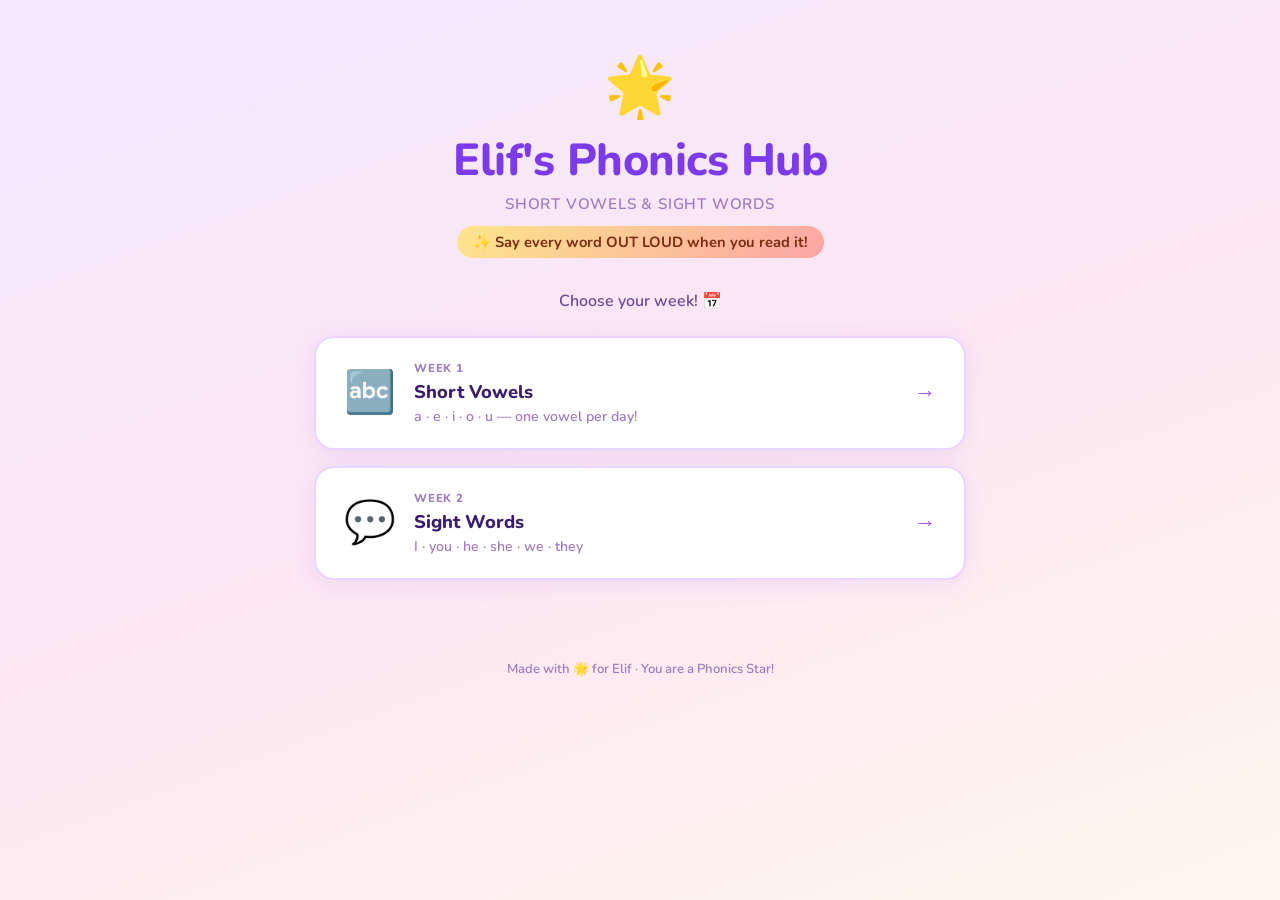
<file: elif.html>
<!DOCTYPE html>
<html lang="en">
<head>
  <meta charset="UTF-8" />
  <meta name="viewport" content="width=device-width, initial-scale=1.0" />
  <title>Elif's Phonics Hub</title>
  <link rel="preconnect" href="https://fonts.googleapis.com" />
  <link href="https://fonts.googleapis.com/css2?family=Nunito:wght@400;600;700;800&display=swap" rel="stylesheet" />
  <link rel="stylesheet" href="style.css" />
</head>
<body>

  <header>
    <div class="header-emoji">🌟</div>
    <h1>Elif's Phonics Hub</h1>
    <p class="subtitle">Short Vowels &amp; Sight Words</p>
    <p class="golden-rule">✨ Say every word OUT LOUD when you read it!</p>
  </header>

  <!-- ═══════════════════════════════════════
       LANDING
  ═══════════════════════════════════════ -->
  <section id="landing">
    <p class="landing-intro">Choose your week! 📅</p>

    <div class="week-cards">

      <button class="week-card" data-week="1">
        <span class="week-card-emoji">🔤</span>
        <span class="week-card-text">
          <span class="week-card-number">Week 1</span>
          <span class="week-card-title">Short Vowels</span>
          <span class="week-card-desc">a · e · i · o · u — one vowel per day!</span>
        </span>
        <span class="week-card-arrow">→</span>
      </button>

      <button class="week-card" data-week="2">
        <span class="week-card-emoji">💬</span>
        <span class="week-card-text">
          <span class="week-card-number">Week 2</span>
          <span class="week-card-title">Sight Words</span>
          <span class="week-card-desc">I · you · he · she · we · they</span>
        </span>
        <span class="week-card-arrow">→</span>
      </button>

    </div>
  </section>

  <!-- ═══════════════════════════════════════
       WEEK VIEW
  ═══════════════════════════════════════ -->
  <section id="week-view" style="display:none">

    <div class="week-view-header">
      <button id="back-btn" class="back-btn">← Back</button>
      <div id="week-view-title" class="week-view-title"></div>
    </div>

    <nav class="day-tabs" role="tablist" aria-label="Days of the week">
      <button class="tab active" data-day="monday"    role="tab" aria-selected="true" ><span class="tab-icon">🎤</span><span class="tab-label">Mon</span></button>
      <button class="tab"        data-day="tuesday"   role="tab" aria-selected="false"><span class="tab-icon">🎤</span><span class="tab-label">Tue</span></button>
      <button class="tab"        data-day="wednesday" role="tab" aria-selected="false"><span class="tab-icon">🎤</span><span class="tab-label">Wed</span></button>
      <button class="tab"        data-day="thursday"  role="tab" aria-selected="false"><span class="tab-icon">🎤</span><span class="tab-label">Thu</span></button>
      <button class="tab"        data-day="friday"    role="tab" aria-selected="false"><span class="tab-icon">⭐</span><span class="tab-label">Fri</span></button>
    </nav>

    <main>

      <!-- ─────────────────────────────────
           W1 MONDAY — Short A /æ/
      ───────────────────────────────── -->
      <section class="day-card active" id="card-w1-monday" data-week="1" data-day="monday">
        <div class="card-header">
          <span class="day-badge">Monday</span>
          <span class="live-badge">🎤 Speaking Day</span>
          <span class="done-badge" id="done-w1-monday" style="display:none">✅ Done!</span>
        </div>
        <h2>🔤 Short A — /æ/</h2>
        <p class="grammar-tag">Phonics: <strong>Short 'a' · CVC words · -at · -an · -ap · -am families</strong></p>

        <div class="section-block task-block">
          <div class="section-label">📖 Read These Words</div>
          <p>Say each word clearly. Hear the <strong>/æ/</strong> in the middle!</p>
          <div class="vocab-block">
            <span class="vocab-chip">cat</span>
            <span class="vocab-chip">mat</span>
            <span class="vocab-chip">hat</span>
            <span class="vocab-chip">sat</span>
            <span class="vocab-chip">rat</span>
            <span class="vocab-chip">fan</span>
            <span class="vocab-chip">man</span>
            <span class="vocab-chip">can</span>
            <span class="vocab-chip">van</span>
            <span class="vocab-chip">cap</span>
            <span class="vocab-chip">map</span>
            <span class="vocab-chip">jam</span>
          </div>
          <div class="reminder">🔊 <em>Tip: Open your jaw wide — like you're surprised! <strong>c–a–t… cat!</strong></em></div>
        </div>

        <div class="section-block listen-block">
          <div class="section-label">📝 Read These 5 Sentences</div>
          <p>Read each sentence aloud. The short <strong>'a'</strong> words are highlighted!</p>
          <ul class="task-prompts">
            <li>I see a <strong>cat</strong> on a <strong>mat</strong>.</li>
            <li>The <strong>man</strong> has a <strong>fan</strong>.</li>
            <li>My <strong>cap</strong> is on the <strong>mat</strong>.</li>
            <li>I see a <strong>can</strong> of <strong>jam</strong>.</li>
            <li>The <strong>cat</strong> <strong>sat</strong> on my <strong>cap</strong>.</li>
          </ul>
        </div>

        <div class="section-block record-block">
          <div class="section-label">🎙 Record Your Voice</div>
          <p style="font-size:0.88rem;color:var(--text-dark);text-align:center;margin-bottom:4px;">Read the <strong>words</strong> first, then the five <strong>sentences</strong>.</p>
          <div class="recorder" id="recorder-w1-monday">
            <button class="record-btn" id="recordBtn-w1-monday"><span class="record-icon">🎙</span><span class="record-label">Tap to Record</span></button>
            <div class="timer" id="timer-w1-monday" style="display:none">⏺ Recording… <span class="timer-count">0:00</span></div>
            <audio class="playback" id="playback-w1-monday" controls style="display:none"></audio>
            <button class="submit-btn" id="submitBtn-w1-monday" style="display:none">✓ Submit to Teacher</button>
            <div class="status-msg" id="status-w1-monday"></div>
          </div>
        </div>
      </section>

      <!-- ─────────────────────────────────
           W1 TUESDAY — Short E /ɛ/
      ───────────────────────────────── -->
      <section class="day-card" id="card-w1-tuesday" data-week="1" data-day="tuesday">
        <div class="card-header">
          <span class="day-badge">Tuesday</span>
          <span class="live-badge">🎤 Speaking Day</span>
          <span class="done-badge" id="done-w1-tuesday" style="display:none">✅ Done!</span>
        </div>
        <h2>🔤 Short E — /ɛ/</h2>
        <p class="grammar-tag">Phonics: <strong>Short 'e' · CVC words · -ed · -en · -eg · -et · -est families</strong></p>

        <div class="section-block task-block">
          <div class="section-label">📖 Read These Words</div>
          <p>Say each word clearly. Hear the <strong>/ɛ/</strong> in the middle!</p>
          <div class="vocab-block">
            <span class="vocab-chip">bed</span>
            <span class="vocab-chip">red</span>
            <span class="vocab-chip">fed</span>
            <span class="vocab-chip">led</span>
            <span class="vocab-chip">leg</span>
            <span class="vocab-chip">peg</span>
            <span class="vocab-chip">pet</span>
            <span class="vocab-chip">pen</span>
            <span class="vocab-chip">hen</span>
            <span class="vocab-chip">ten</span>
            <span class="vocab-chip">nest</span>
            <span class="vocab-chip">bell</span>
          </div>
          <div class="reminder">🔊 <em>Tip: Relax your mouth — not too wide. <strong>b–e–d… bed!</strong></em></div>
        </div>

        <div class="section-block listen-block">
          <div class="section-label">📝 Read These 5 Sentences</div>
          <p>Read each sentence aloud. The short <strong>'e'</strong> words are highlighted!</p>
          <ul class="task-prompts">
            <li>I see a <strong>red</strong> <strong>bed</strong>.</li>
            <li>The <strong>hen</strong> has a <strong>nest</strong>.</li>
            <li>My <strong>pet</strong> is in the <strong>den</strong>.</li>
            <li>I see a <strong>pen</strong> on the <strong>bed</strong>.</li>
            <li>The <strong>hen</strong> has <strong>ten</strong> eggs.</li>
          </ul>
        </div>

        <div class="section-block record-block">
          <div class="section-label">🎙 Record Your Voice</div>
          <p style="font-size:0.88rem;color:var(--text-dark);text-align:center;margin-bottom:4px;">Read the <strong>words</strong> first, then the five <strong>sentences</strong>.</p>
          <div class="recorder" id="recorder-w1-tuesday">
            <button class="record-btn" id="recordBtn-w1-tuesday"><span class="record-icon">🎙</span><span class="record-label">Tap to Record</span></button>
            <div class="timer" id="timer-w1-tuesday" style="display:none">⏺ Recording… <span class="timer-count">0:00</span></div>
            <audio class="playback" id="playback-w1-tuesday" controls style="display:none"></audio>
            <button class="submit-btn" id="submitBtn-w1-tuesday" style="display:none">✓ Submit to Teacher</button>
            <div class="status-msg" id="status-w1-tuesday"></div>
          </div>
        </div>
      </section>

      <!-- ─────────────────────────────────
           W1 WEDNESDAY — Short I /ɪ/
      ───────────────────────────────── -->
      <section class="day-card" id="card-w1-wednesday" data-week="1" data-day="wednesday">
        <div class="card-header">
          <span class="day-badge">Wednesday</span>
          <span class="live-badge">🎤 Speaking Day</span>
          <span class="done-badge" id="done-w1-wednesday" style="display:none">✅ Done!</span>
        </div>
        <h2>🔤 Short I — /ɪ/</h2>
        <p class="grammar-tag">Phonics: <strong>Short 'i' · CVC words · -ig · -in · -ip · -ix · -id families</strong></p>

        <div class="section-block task-block">
          <div class="section-label">📖 Read These Words</div>
          <p>Say each word clearly. Hear the <strong>/ɪ/</strong> in the middle!</p>
          <div class="vocab-block">
            <span class="vocab-chip">pig</span>
            <span class="vocab-chip">wig</span>
            <span class="vocab-chip">big</span>
            <span class="vocab-chip">dig</span>
            <span class="vocab-chip">fig</span>
            <span class="vocab-chip">bin</span>
            <span class="vocab-chip">fin</span>
            <span class="vocab-chip">pin</span>
            <span class="vocab-chip">win</span>
            <span class="vocab-chip">tin</span>
            <span class="vocab-chip">ship</span>
            <span class="vocab-chip">mix</span>
          </div>
          <div class="reminder">🔊 <em>Tip: Short and quick! Lips slightly spread. <strong>p–i–g… pig!</strong></em></div>
        </div>

        <div class="section-block listen-block">
          <div class="section-label">📝 Read These 5 Sentences</div>
          <p>Read each sentence aloud. The short <strong>'i'</strong> words are highlighted!</p>
          <ul class="task-prompts">
            <li>I see a <strong>big</strong> <strong>pig</strong>.</li>
            <li>The <strong>pig</strong> has a <strong>wig</strong>.</li>
            <li>A <strong>pin</strong> is in the <strong>tin</strong>.</li>
            <li>I see a <strong>big</strong> <strong>ship</strong>.</li>
            <li>The <strong>fig</strong> is in the <strong>bin</strong>.</li>
          </ul>
        </div>

        <div class="section-block record-block">
          <div class="section-label">🎙 Record Your Voice</div>
          <p style="font-size:0.88rem;color:var(--text-dark);text-align:center;margin-bottom:4px;">Read the <strong>words</strong> first, then the five <strong>sentences</strong>.</p>
          <div class="recorder" id="recorder-w1-wednesday">
            <button class="record-btn" id="recordBtn-w1-wednesday"><span class="record-icon">🎙</span><span class="record-label">Tap to Record</span></button>
            <div class="timer" id="timer-w1-wednesday" style="display:none">⏺ Recording… <span class="timer-count">0:00</span></div>
            <audio class="playback" id="playback-w1-wednesday" controls style="display:none"></audio>
            <button class="submit-btn" id="submitBtn-w1-wednesday" style="display:none">✓ Submit to Teacher</button>
            <div class="status-msg" id="status-w1-wednesday"></div>
          </div>
        </div>
      </section>

      <!-- ─────────────────────────────────
           W1 THURSDAY — Short O /ɑ/
      ───────────────────────────────── -->
      <section class="day-card" id="card-w1-thursday" data-week="1" data-day="thursday">
        <div class="card-header">
          <span class="day-badge">Thursday</span>
          <span class="live-badge">🎤 Speaking Day</span>
          <span class="done-badge" id="done-w1-thursday" style="display:none">✅ Done!</span>
        </div>
        <h2>🔤 Short O — /ɑ/</h2>
        <p class="grammar-tag">Phonics: <strong>Short 'o' · CVC words · -og · -ox · -ot · -op families</strong></p>

        <div class="section-block task-block">
          <div class="section-label">📖 Read These Words</div>
          <p>Say each word clearly. Hear the <strong>/ɑ/</strong> in the middle!</p>
          <div class="vocab-block">
            <span class="vocab-chip">dog</span>
            <span class="vocab-chip">frog</span>
            <span class="vocab-chip">log</span>
            <span class="vocab-chip">box</span>
            <span class="vocab-chip">fox</span>
            <span class="vocab-chip">dot</span>
            <span class="vocab-chip">pot</span>
            <span class="vocab-chip">hop</span>
            <span class="vocab-chip">mop</span>
            <span class="vocab-chip">top</span>
          </div>
          <div class="reminder">🔊 <em>Tip: Open your mouth and make it round. <strong>d–o–g… dog!</strong></em></div>
        </div>

        <div class="section-block listen-block">
          <div class="section-label">📝 Read These 5 Sentences</div>
          <p>Read each sentence aloud. The short <strong>'o'</strong> words are highlighted!</p>
          <ul class="task-prompts">
            <li>I see a <strong>fox</strong> in a <strong>box</strong>.</li>
            <li>The <strong>dog</strong> is on the <strong>log</strong>.</li>
            <li>A <strong>frog</strong> can <strong>hop</strong> on <strong>top</strong>.</li>
            <li>The <strong>pot</strong> is on <strong>top</strong>.</li>
            <li>The <strong>dog</strong> has a red <strong>dot</strong>.</li>
          </ul>
        </div>

        <div class="section-block record-block">
          <div class="section-label">🎙 Record Your Voice</div>
          <p style="font-size:0.88rem;color:var(--text-dark);text-align:center;margin-bottom:4px;">Read the <strong>words</strong> first, then the five <strong>sentences</strong>.</p>
          <div class="recorder" id="recorder-w1-thursday">
            <button class="record-btn" id="recordBtn-w1-thursday"><span class="record-icon">🎙</span><span class="record-label">Tap to Record</span></button>
            <div class="timer" id="timer-w1-thursday" style="display:none">⏺ Recording… <span class="timer-count">0:00</span></div>
            <audio class="playback" id="playback-w1-thursday" controls style="display:none"></audio>
            <button class="submit-btn" id="submitBtn-w1-thursday" style="display:none">✓ Submit to Teacher</button>
            <div class="status-msg" id="status-w1-thursday"></div>
          </div>
        </div>
      </section>

      <!-- ─────────────────────────────────
           W1 FRIDAY — Short U /ʌ/
      ───────────────────────────────── -->
      <section class="day-card" id="card-w1-friday" data-week="1" data-day="friday">
        <div class="card-header">
          <span class="day-badge">Friday</span>
          <span class="live-badge" style="background:#fde68a;color:#92400e;">⭐ Star Day</span>
          <span class="done-badge" id="done-w1-friday" style="display:none">✅ Done!</span>
        </div>
        <h2>🔤 Short U — /ʌ/</h2>
        <p class="grammar-tag">Phonics: <strong>Short 'u' · CVC words · -ug · -un · -up · -ut · -ub · -ud families</strong></p>

        <div class="section-block task-block">
          <div class="section-label">📖 Read These Words</div>
          <p>Say each word clearly. Hear the <strong>/ʌ/</strong> in the middle!</p>
          <div class="vocab-block">
            <span class="vocab-chip">bug</span>
            <span class="vocab-chip">hug</span>
            <span class="vocab-chip">jug</span>
            <span class="vocab-chip">sun</span>
            <span class="vocab-chip">bus</span>
            <span class="vocab-chip">cup</span>
            <span class="vocab-chip">gum</span>
            <span class="vocab-chip">mud</span>
            <span class="vocab-chip">nut</span>
            <span class="vocab-chip">tub</span>
          </div>
          <div class="reminder">🔊 <em>Tip: Relaxed and neutral — jaw loose. <strong>s–u–n… sun!</strong></em></div>
        </div>

        <div class="section-block listen-block">
          <div class="section-label">📝 Read These 5 Sentences</div>
          <p>Read each sentence aloud. The short <strong>'u'</strong> words are highlighted!</p>
          <ul class="task-prompts">
            <li>I see a <strong>bug</strong> in the <strong>mud</strong>.</li>
            <li>The <strong>sun</strong> is up.</li>
            <li>My <strong>cup</strong> is on the <strong>bus</strong>.</li>
            <li>I see a <strong>jug</strong> and a <strong>tub</strong>.</li>
            <li>A <strong>nut</strong> is in the <strong>cup</strong>.</li>
          </ul>
          <div class="reminder">🌟 You have practised ALL five short vowels this week — that is AMAZING, Elif! ⭐</div>
        </div>

        <div class="section-block record-block">
          <div class="section-label">🎙 Record Your Voice</div>
          <p style="font-size:0.88rem;color:var(--text-dark);text-align:center;margin-bottom:4px;">Read the <strong>words</strong> first, then the five <strong>sentences</strong>.</p>
          <div class="recorder" id="recorder-w1-friday">
            <button class="record-btn" id="recordBtn-w1-friday"><span class="record-icon">🎙</span><span class="record-label">Tap to Record</span></button>
            <div class="timer" id="timer-w1-friday" style="display:none">⏺ Recording… <span class="timer-count">0:00</span></div>
            <audio class="playback" id="playback-w1-friday" controls style="display:none"></audio>
            <button class="submit-btn" id="submitBtn-w1-friday" style="display:none">✓ Submit to Teacher</button>
            <div class="status-msg" id="status-w1-friday"></div>
          </div>
        </div>
      </section>

      <!-- ─────────────────────────────────
           W2 MONDAY — I & You
      ───────────────────────────────── -->
      <section class="day-card" id="card-w2-monday" data-week="2" data-day="monday">
        <div class="card-header">
          <span class="day-badge">Monday</span>
          <span class="live-badge">🎤 Speaking Day</span>
          <span class="done-badge" id="done-w2-monday" style="display:none">✅ Done!</span>
        </div>
        <h2>💬 I and You</h2>
        <p class="grammar-tag">Grammar: <strong>Subject Pronouns · I · you · using short vowel words in sentences</strong></p>

        <div class="section-block listen-block">
          <div class="section-label">🎯 Today's Focus</div>
          <p>These are subject pronouns — they tell us <em>who</em> is doing the action.</p>
          <div class="vocab-block">
            <span class="vocab-chip chip-teal">I</span>
            <span class="vocab-chip chip-teal">you</span>
          </div>
          <p style="margin-top:10px;font-size:0.88rem;color:var(--text-dark);">Sight words in today's sentences:</p>
          <div class="vocab-block">
            <span class="vocab-chip chip-teal">see</span>
            <span class="vocab-chip chip-teal">a</span>
            <span class="vocab-chip chip-teal">the</span>
            <span class="vocab-chip chip-teal">on</span>
            <span class="vocab-chip chip-teal">in</span>
            <span class="vocab-chip chip-teal">can</span>
            <span class="vocab-chip chip-teal">has</span>
          </div>
        </div>

        <div class="section-block task-block">
          <div class="section-label">📝 Read These 5 Sentences</div>
          <p>Read each sentence aloud. Start with <strong>I</strong> or <strong>you</strong> every time!</p>
          <ul class="task-prompts">
            <li><strong>I</strong> see a cat on a mat.</li>
            <li><strong>I</strong> see a red bed.</li>
            <li><strong>You</strong> can see a big pig.</li>
            <li><strong>I</strong> see a fox in a box.</li>
            <li><strong>You</strong> can see the sun.</li>
          </ul>
        </div>

        <div class="section-block record-block">
          <div class="section-label">🎙 Record Your Voice</div>
          <p style="font-size:0.88rem;color:var(--text-dark);text-align:center;margin-bottom:4px;">Say <strong>I</strong> and <strong>you</strong> clearly at the start of each sentence!</p>
          <div class="recorder" id="recorder-w2-monday">
            <button class="record-btn" id="recordBtn-w2-monday"><span class="record-icon">🎙</span><span class="record-label">Tap to Record</span></button>
            <div class="timer" id="timer-w2-monday" style="display:none">⏺ Recording… <span class="timer-count">0:00</span></div>
            <audio class="playback" id="playback-w2-monday" controls style="display:none"></audio>
            <button class="submit-btn" id="submitBtn-w2-monday" style="display:none">✓ Submit to Teacher</button>
            <div class="status-msg" id="status-w2-monday"></div>
          </div>
        </div>
      </section>

      <!-- ─────────────────────────────────
           W2 TUESDAY — My & Your
      ───────────────────────────────── -->
      <section class="day-card" id="card-w2-tuesday" data-week="2" data-day="tuesday">
        <div class="card-header">
          <span class="day-badge">Tuesday</span>
          <span class="live-badge">🎤 Speaking Day</span>
          <span class="done-badge" id="done-w2-tuesday" style="display:none">✅ Done!</span>
        </div>
        <h2>💬 My and Your</h2>
        <p class="grammar-tag">Grammar: <strong>Possessive Adjectives · my · your · using short vowel words in sentences</strong></p>

        <div class="section-block listen-block">
          <div class="section-label">🎯 Today's Focus</div>
          <p>These are possessive adjectives — they tell us <em>who</em> something belongs to.</p>
          <div class="vocab-block">
            <span class="vocab-chip chip-teal">my</span>
            <span class="vocab-chip chip-teal">your</span>
          </div>
          <p style="margin-top:10px;font-size:0.88rem;color:var(--text-dark);">Sight words in today's sentences:</p>
          <div class="vocab-block">
            <span class="vocab-chip chip-teal">is</span>
            <span class="vocab-chip chip-teal">a</span>
            <span class="vocab-chip chip-teal">the</span>
            <span class="vocab-chip chip-teal">on</span>
            <span class="vocab-chip chip-teal">in</span>
            <span class="vocab-chip chip-teal">has</span>
          </div>
        </div>

        <div class="section-block task-block">
          <div class="section-label">📝 Read These 5 Sentences</div>
          <p>Read each sentence aloud. Use <strong>my</strong> and <strong>your</strong> clearly!</p>
          <ul class="task-prompts">
            <li><strong>My</strong> cat is on the mat.</li>
            <li><strong>Your</strong> pet is in the bed.</li>
            <li><strong>My</strong> cap is on the map.</li>
            <li><strong>Your</strong> cup is on top.</li>
            <li><strong>My</strong> map is in the van.</li>
          </ul>
        </div>

        <div class="section-block record-block">
          <div class="section-label">🎙 Record Your Voice</div>
          <p style="font-size:0.88rem;color:var(--text-dark);text-align:center;margin-bottom:4px;">Say <strong>my</strong> and <strong>your</strong> clearly at the start of each sentence!</p>
          <div class="recorder" id="recorder-w2-tuesday">
            <button class="record-btn" id="recordBtn-w2-tuesday"><span class="record-icon">🎙</span><span class="record-label">Tap to Record</span></button>
            <div class="timer" id="timer-w2-tuesday" style="display:none">⏺ Recording… <span class="timer-count">0:00</span></div>
            <audio class="playback" id="playback-w2-tuesday" controls style="display:none"></audio>
            <button class="submit-btn" id="submitBtn-w2-tuesday" style="display:none">✓ Submit to Teacher</button>
            <div class="status-msg" id="status-w2-tuesday"></div>
          </div>
        </div>
      </section>

      <!-- ─────────────────────────────────
           W2 WEDNESDAY — He, She & It
      ───────────────────────────────── -->
      <section class="day-card" id="card-w2-wednesday" data-week="2" data-day="wednesday">
        <div class="card-header">
          <span class="day-badge">Wednesday</span>
          <span class="live-badge">🎤 Speaking Day</span>
          <span class="done-badge" id="done-w2-wednesday" style="display:none">✅ Done!</span>
        </div>
        <h2>💬 He, She and It</h2>
        <p class="grammar-tag">Grammar: <strong>Subject Pronouns · he · she · it · using short vowel words in sentences</strong></p>

        <div class="section-block listen-block">
          <div class="section-label">🎯 Today's Focus</div>
          <p>These pronouns replace a person's name or a thing when we talk about them.</p>
          <div class="vocab-block">
            <span class="vocab-chip chip-teal">he</span>
            <span class="vocab-chip chip-teal">she</span>
            <span class="vocab-chip chip-teal">it</span>
          </div>
          <p style="margin-top:10px;font-size:0.88rem;color:var(--text-dark);">Sight words in today's sentences:</p>
          <div class="vocab-block">
            <span class="vocab-chip chip-teal">is</span>
            <span class="vocab-chip chip-teal">has</span>
            <span class="vocab-chip chip-teal">a</span>
            <span class="vocab-chip chip-teal">the</span>
            <span class="vocab-chip chip-teal">on</span>
            <span class="vocab-chip chip-teal">in</span>
            <span class="vocab-chip chip-teal">see</span>
          </div>
        </div>

        <div class="section-block task-block">
          <div class="section-label">📝 Read These 5 Sentences</div>
          <p>Read each sentence aloud. Use <strong>he</strong>, <strong>she</strong> and <strong>it</strong> clearly!</p>
          <ul class="task-prompts">
            <li><strong>He</strong> has a red cap.</li>
            <li><strong>She</strong> is on the bus.</li>
            <li><strong>It</strong> is a big box.</li>
            <li><strong>He</strong> can see a hen in the nest.</li>
            <li><strong>She</strong> has a pen and a map.</li>
          </ul>
        </div>

        <div class="section-block record-block">
          <div class="section-label">🎙 Record Your Voice</div>
          <p style="font-size:0.88rem;color:var(--text-dark);text-align:center;margin-bottom:4px;">Say <strong>he</strong>, <strong>she</strong> and <strong>it</strong> clearly at the start of each sentence!</p>
          <div class="recorder" id="recorder-w2-wednesday">
            <button class="record-btn" id="recordBtn-w2-wednesday"><span class="record-icon">🎙</span><span class="record-label">Tap to Record</span></button>
            <div class="timer" id="timer-w2-wednesday" style="display:none">⏺ Recording… <span class="timer-count">0:00</span></div>
            <audio class="playback" id="playback-w2-wednesday" controls style="display:none"></audio>
            <button class="submit-btn" id="submitBtn-w2-wednesday" style="display:none">✓ Submit to Teacher</button>
            <div class="status-msg" id="status-w2-wednesday"></div>
          </div>
        </div>
      </section>

      <!-- ─────────────────────────────────
           W2 THURSDAY — His & Her
      ───────────────────────────────── -->
      <section class="day-card" id="card-w2-thursday" data-week="2" data-day="thursday">
        <div class="card-header">
          <span class="day-badge">Thursday</span>
          <span class="live-badge">🎤 Speaking Day</span>
          <span class="done-badge" id="done-w2-thursday" style="display:none">✅ Done!</span>
        </div>
        <h2>💬 His and Her</h2>
        <p class="grammar-tag">Grammar: <strong>Possessive Adjectives · his · her · using short vowel words in sentences</strong></p>

        <div class="section-block listen-block">
          <div class="section-label">🎯 Today's Focus</div>
          <p><strong>His</strong> is for a boy. <strong>Her</strong> is for a girl. They show who something belongs to.</p>
          <div class="vocab-block">
            <span class="vocab-chip chip-teal">his</span>
            <span class="vocab-chip chip-teal">her</span>
          </div>
          <p style="margin-top:10px;font-size:0.88rem;color:var(--text-dark);">Sight words in today's sentences:</p>
          <div class="vocab-block">
            <span class="vocab-chip chip-teal">is</span>
            <span class="vocab-chip chip-teal">has</span>
            <span class="vocab-chip chip-teal">a</span>
            <span class="vocab-chip chip-teal">the</span>
            <span class="vocab-chip chip-teal">on</span>
            <span class="vocab-chip chip-teal">in</span>
          </div>
        </div>

        <div class="section-block task-block">
          <div class="section-label">📝 Read These 5 Sentences</div>
          <p>Read each sentence aloud. Use <strong>his</strong> and <strong>her</strong> clearly!</p>
          <ul class="task-prompts">
            <li><strong>His</strong> dog is on the log.</li>
            <li><strong>Her</strong> cat is in the bed.</li>
            <li><strong>His</strong> cup has mud in it.</li>
            <li><strong>Her</strong> pet hen is in the nest.</li>
            <li><strong>His</strong> cap is on the mat.</li>
          </ul>
        </div>

        <div class="section-block record-block">
          <div class="section-label">🎙 Record Your Voice</div>
          <p style="font-size:0.88rem;color:var(--text-dark);text-align:center;margin-bottom:4px;">Say <strong>his</strong> and <strong>her</strong> clearly at the start of each sentence!</p>
          <div class="recorder" id="recorder-w2-thursday">
            <button class="record-btn" id="recordBtn-w2-thursday"><span class="record-icon">🎙</span><span class="record-label">Tap to Record</span></button>
            <div class="timer" id="timer-w2-thursday" style="display:none">⏺ Recording… <span class="timer-count">0:00</span></div>
            <audio class="playback" id="playback-w2-thursday" controls style="display:none"></audio>
            <button class="submit-btn" id="submitBtn-w2-thursday" style="display:none">✓ Submit to Teacher</button>
            <div class="status-msg" id="status-w2-thursday"></div>
          </div>
        </div>
      </section>

      <!-- ─────────────────────────────────
           W2 FRIDAY — We & They
      ───────────────────────────────── -->
      <section class="day-card" id="card-w2-friday" data-week="2" data-day="friday">
        <div class="card-header">
          <span class="day-badge">Friday</span>
          <span class="live-badge" style="background:#fde68a;color:#92400e;">⭐ Star Day</span>
          <span class="done-badge" id="done-w2-friday" style="display:none">✅ Done!</span>
        </div>
        <h2>💬 We and They</h2>
        <p class="grammar-tag">Grammar: <strong>Subject Pronouns · we · they · using short vowel words in sentences</strong></p>

        <div class="section-block listen-block">
          <div class="section-label">🎯 Today's Focus</div>
          <p><strong>We</strong> means me + others. <strong>They</strong> means a group of people or things.</p>
          <div class="vocab-block">
            <span class="vocab-chip chip-teal">we</span>
            <span class="vocab-chip chip-teal">they</span>
          </div>
          <p style="margin-top:10px;font-size:0.88rem;color:var(--text-dark);">All the sight words you now know:</p>
          <div class="vocab-block">
            <span class="vocab-chip chip-teal">I</span>
            <span class="vocab-chip chip-teal">you</span>
            <span class="vocab-chip chip-teal">he</span>
            <span class="vocab-chip chip-teal">she</span>
            <span class="vocab-chip chip-teal">it</span>
            <span class="vocab-chip chip-teal">we</span>
            <span class="vocab-chip chip-teal">they</span>
            <span class="vocab-chip chip-teal">my</span>
            <span class="vocab-chip chip-teal">your</span>
            <span class="vocab-chip chip-teal">his</span>
            <span class="vocab-chip chip-teal">her</span>
            <span class="vocab-chip chip-teal">the</span>
            <span class="vocab-chip chip-teal">a</span>
            <span class="vocab-chip chip-teal">is</span>
            <span class="vocab-chip chip-teal">see</span>
            <span class="vocab-chip chip-teal">has</span>
            <span class="vocab-chip chip-teal">on</span>
            <span class="vocab-chip chip-teal">in</span>
          </div>
        </div>

        <div class="section-block task-block">
          <div class="section-label">📝 Read These 5 Sentences</div>
          <p>Read each sentence aloud. Use <strong>we</strong> and <strong>they</strong> clearly!</p>
          <ul class="task-prompts">
            <li><strong>We</strong> see a frog on the log.</li>
            <li><strong>They</strong> can hop in the mud.</li>
            <li><strong>We</strong> have a cup and a jug.</li>
            <li><strong>They</strong> see a big red bus.</li>
            <li><strong>We</strong> can see a hen and a pig.</li>
          </ul>
          <div class="reminder">🌟 You finished Week 2! You know all the pronouns AND short vowel words. Incredible, Elif! 🎉</div>
        </div>

        <div class="section-block record-block">
          <div class="section-label">🎙 Record Your Voice</div>
          <p style="font-size:0.88rem;color:var(--text-dark);text-align:center;margin-bottom:4px;">Say <strong>we</strong> and <strong>they</strong> clearly — finish strong! ⭐</p>
          <div class="recorder" id="recorder-w2-friday">
            <button class="record-btn" id="recordBtn-w2-friday"><span class="record-icon">🎙</span><span class="record-label">Tap to Record</span></button>
            <div class="timer" id="timer-w2-friday" style="display:none">⏺ Recording… <span class="timer-count">0:00</span></div>
            <audio class="playback" id="playback-w2-friday" controls style="display:none"></audio>
            <button class="submit-btn" id="submitBtn-w2-friday" style="display:none">✓ Submit to Teacher</button>
            <div class="status-msg" id="status-w2-friday"></div>
          </div>
        </div>
      </section>

    </main>
  </section><!-- /week-view -->

  <footer>
    <p>Made with 🌟 for Elif · You are a Phonics Star!</p>
  </footer>

  <script src="elif-script.js"></script>
</body>
</html>
</file>
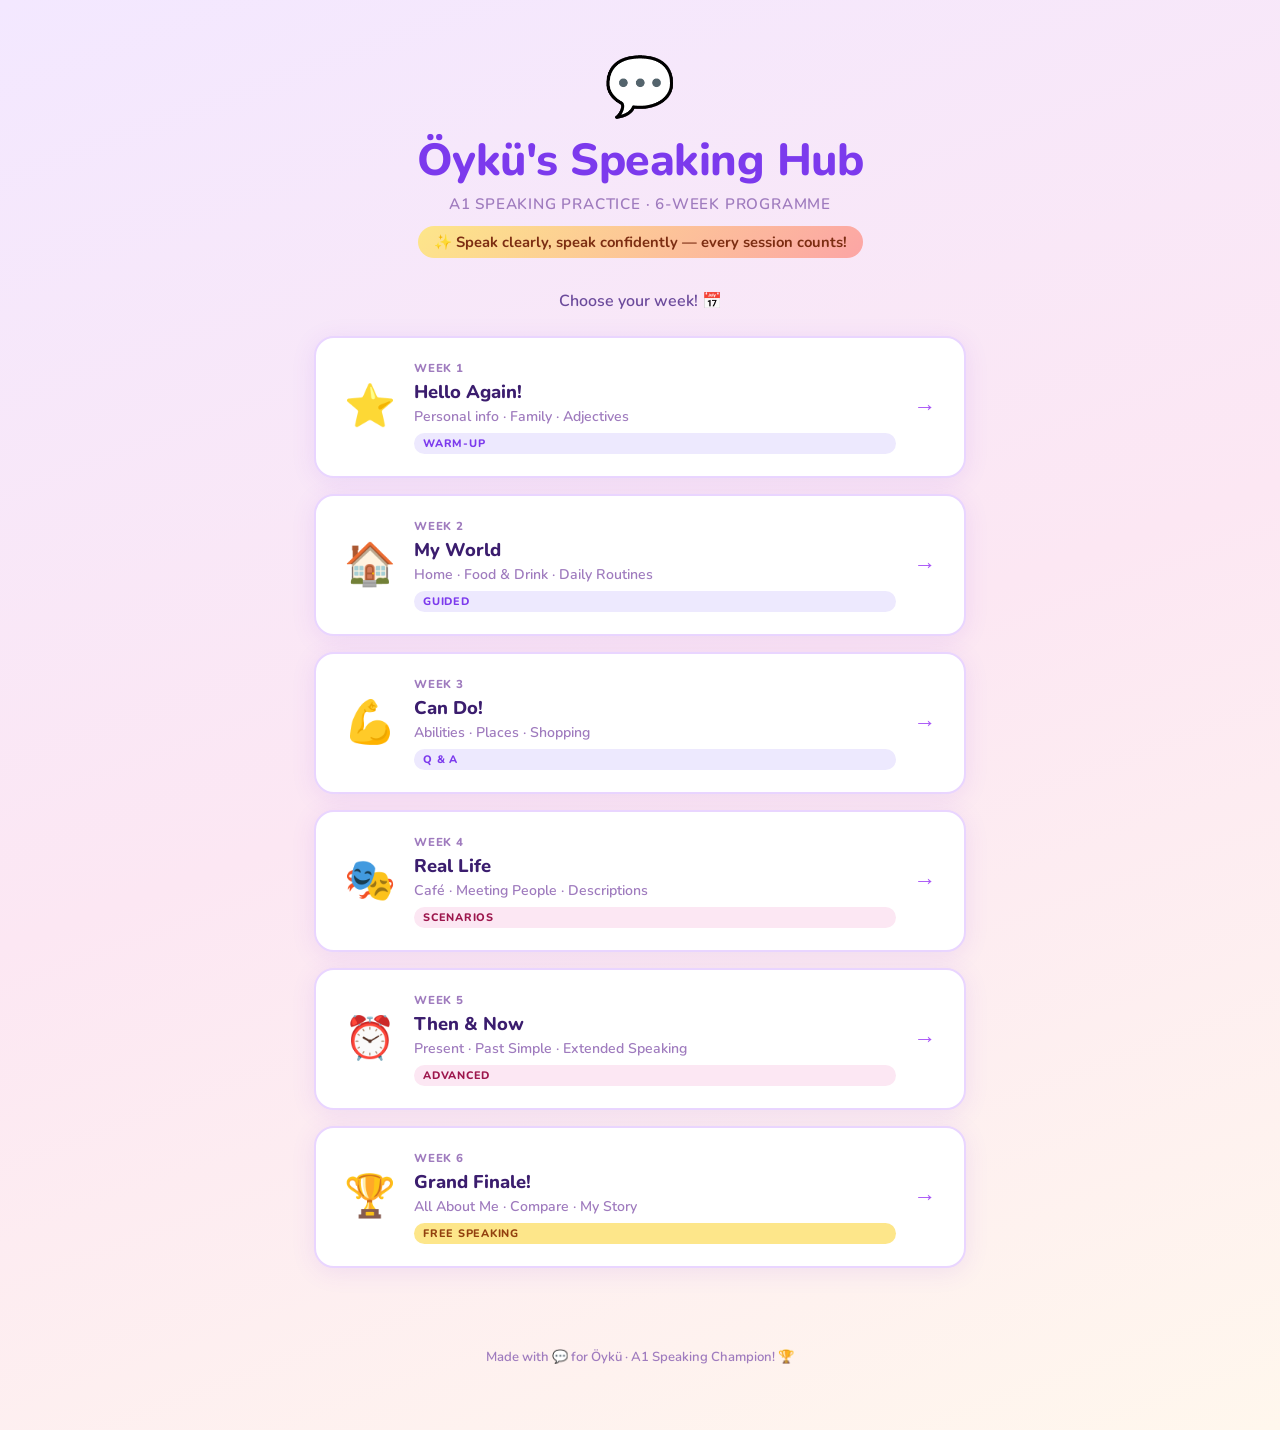
<file: oyku.html>
<!DOCTYPE html>
<html lang="en">
<head>
  <meta charset="UTF-8" />
  <meta name="viewport" content="width=device-width, initial-scale=1.0" />
  <title>Öykü's Speaking Hub</title>
  <link rel="preconnect" href="https://fonts.googleapis.com" />
  <link href="https://fonts.googleapis.com/css2?family=Nunito:wght@400;600;700;800&display=swap" rel="stylesheet" />
  <link rel="stylesheet" href="style.css" />
  <style>
    /* ── Öykü-specific overrides ─────────────────────────── */

    /* Dialogue box for role-play cards */
    .dialogue-box {
      background: #f5f3ff;
      border-left: 4px solid var(--purple);
      border-radius: 12px;
      padding: 14px 16px;
      margin: 10px 0;
      font-size: 0.9rem;
      line-height: 1.7;
    }
    .dialogue-box .speaker {
      font-weight: 800;
      color: var(--purple);
    }
    .dialogue-box p { margin: 4px 0; }

    /* Free-production prompt box */
    .free-prompt {
      background: linear-gradient(135deg, #fef3c7, #fde68a);
      border: 2px solid #f59e0b;
      border-radius: 14px;
      padding: 14px 16px;
      margin: 12px 0;
      font-size: 0.9rem;
      color: #78350f;
      font-weight: 700;
    }
    .free-prompt .fp-label {
      display: block;
      font-size: 0.78rem;
      text-transform: uppercase;
      letter-spacing: 0.06em;
      margin-bottom: 6px;
      color: #92400e;
    }

    /* Week difficulty badge on week-cards */
    .week-card-badge {
      display: inline-block;
      font-size: 0.68rem;
      font-weight: 800;
      text-transform: uppercase;
      letter-spacing: 0.07em;
      padding: 3px 9px;
      border-radius: 20px;
      margin-top: 4px;
      background: #ede9fe;
      color: var(--purple);
    }
    .week-card-badge.hard   { background: #fce7f3; color: #9d174d; }
    .week-card-badge.finale { background: #fde68a; color: #92400e; }

    /* Grammar tip block */
    .grammar-tip {
      background: #ecfdf5;
      border: 2px solid #6ee7b7;
      border-radius: 12px;
      padding: 10px 14px;
      font-size: 0.85rem;
      color: #065f46;
      margin: 8px 0 12px;
    }
    .grammar-tip strong { color: #047857; }
  </style>
</head>
<body>

  <header>
    <div class="header-emoji">💬</div>
    <h1>Öykü's Speaking Hub</h1>
    <p class="subtitle">A1 Speaking Practice · 6-Week Programme</p>
    <p class="golden-rule">✨ Speak clearly, speak confidently — every session counts!</p>
  </header>

  <!-- ═══════════════════════════════════════
       LANDING — choose your week
  ═══════════════════════════════════════ -->
  <section id="landing">
    <p class="landing-intro">Choose your week! 📅</p>

    <div class="week-cards">

      <button class="week-card" data-week="1">
        <span class="week-card-emoji">⭐</span>
        <span class="week-card-text">
          <span class="week-card-number">Week 1</span>
          <span class="week-card-title">Hello Again!</span>
          <span class="week-card-desc">Personal info · Family · Adjectives</span>
          <span class="week-card-badge">Warm-Up</span>
        </span>
        <span class="week-card-arrow">→</span>
      </button>

      <button class="week-card" data-week="2">
        <span class="week-card-emoji">🏠</span>
        <span class="week-card-text">
          <span class="week-card-number">Week 2</span>
          <span class="week-card-title">My World</span>
          <span class="week-card-desc">Home · Food & Drink · Daily Routines</span>
          <span class="week-card-badge">Guided</span>
        </span>
        <span class="week-card-arrow">→</span>
      </button>

      <button class="week-card" data-week="3">
        <span class="week-card-emoji">💪</span>
        <span class="week-card-text">
          <span class="week-card-number">Week 3</span>
          <span class="week-card-title">Can Do!</span>
          <span class="week-card-desc">Abilities · Places · Shopping</span>
          <span class="week-card-badge">Q &amp; A</span>
        </span>
        <span class="week-card-arrow">→</span>
      </button>

      <button class="week-card" data-week="4">
        <span class="week-card-emoji">🎭</span>
        <span class="week-card-text">
          <span class="week-card-number">Week 4</span>
          <span class="week-card-title">Real Life</span>
          <span class="week-card-desc">Café · Meeting People · Descriptions</span>
          <span class="week-card-badge hard">Scenarios</span>
        </span>
        <span class="week-card-arrow">→</span>
      </button>

      <button class="week-card" data-week="5">
        <span class="week-card-emoji">⏰</span>
        <span class="week-card-text">
          <span class="week-card-number">Week 5</span>
          <span class="week-card-title">Then &amp; Now</span>
          <span class="week-card-desc">Present · Past Simple · Extended Speaking</span>
          <span class="week-card-badge hard">Advanced</span>
        </span>
        <span class="week-card-arrow">→</span>
      </button>

      <button class="week-card" data-week="6">
        <span class="week-card-emoji">🏆</span>
        <span class="week-card-text">
          <span class="week-card-number">Week 6</span>
          <span class="week-card-title">Grand Finale!</span>
          <span class="week-card-desc">All About Me · Compare · My Story</span>
          <span class="week-card-badge finale">Free Speaking</span>
        </span>
        <span class="week-card-arrow">→</span>
      </button>

    </div>
  </section>

  <!-- ═══════════════════════════════════════
       WEEK VIEW
  ═══════════════════════════════════════ -->
  <section id="week-view" style="display:none">

    <div class="week-view-header">
      <button id="back-btn" class="back-btn">← Back</button>
      <div id="week-view-title" class="week-view-title"></div>
    </div>

    <nav class="day-tabs" role="tablist" aria-label="Recording days">
      <button class="tab active" data-day="monday"    role="tab" aria-selected="true" ><span class="tab-icon">🗣</span><span class="tab-label">Mon</span></button>
      <button class="tab"        data-day="wednesday" role="tab" aria-selected="false"><span class="tab-icon">🎤</span><span class="tab-label">Wed</span></button>
      <button class="tab"        data-day="thursday"  role="tab" aria-selected="false"><span class="tab-icon">⭐</span><span class="tab-label">Thu</span></button>
    </nav>

    <main>

      <!-- ═══════════════════════════════════════
           WEEK 1 — Hello Again!
      ═══════════════════════════════════════ -->

      <!-- W1 MON: Me, Myself & I -->
      <section class="day-card active" id="card-w1-monday" data-week="1" data-day="monday">
        <div class="card-header">
          <span class="day-badge">Monday</span>
          <span class="live-badge">💬 Speaking Practice</span>
          <span class="done-badge" id="done-w1-monday" style="display:none">✅ Done!</span>
        </div>
        <h2>👤 Me, Myself &amp; I</h2>
        <p class="grammar-tag">Grammar: <strong>to be (I'm / My name is) · personal pronouns · articles a/an</strong></p>

        <div class="section-block task-block">
          <div class="section-label">🎯 Key Vocabulary</div>
          <div class="vocab-block">
            <span class="vocab-chip chip-teal">name</span>
            <span class="vocab-chip chip-teal">age</span>
            <span class="vocab-chip chip-teal">country</span>
            <span class="vocab-chip chip-teal">city</span>
            <span class="vocab-chip chip-teal">nationality</span>
            <span class="vocab-chip chip-teal">job / student</span>
            <span class="vocab-chip chip-teal">single / married</span>
          </div>
          <div class="grammar-tip">💡 <strong>I am</strong> → <strong>I'm</strong> &nbsp;|&nbsp; <strong>My name is</strong> Öykü &nbsp;|&nbsp; <strong>I'm from</strong> Turkey &nbsp;|&nbsp; <strong>I'm a</strong> student</div>
        </div>

        <div class="section-block listen-block">
          <div class="section-label">📝 Read These 6 Sentences Aloud</div>
          <p>Say each sentence clearly. Use <strong>I'm</strong> and <strong>My</strong> — they are your best friends today!</p>
          <ul class="task-prompts">
            <li>My name is Öykü and I'm from Turkey.</li>
            <li>I'm a student. I study English.</li>
            <li>I live in a big city.</li>
            <li>I'm twenty-five years old. / I'm … years old.</li>
            <li>I'm single. / I'm married.</li>
            <li>I'm happy to speak English today!</li>
          </ul>
          <div class="reminder">🔊 <em>Tip: Say <strong>I'm</strong> as one smooth word — not "I am" with a big gap!</em></div>
        </div>

        <div class="section-block record-block">
          <div class="section-label">🎙 Record Your Voice</div>
          <p style="font-size:0.88rem;color:var(--text-dark);text-align:center;margin-bottom:4px;">Read all six sentences — speak slowly and clearly! 💬</p>
          <div class="recorder" id="recorder-w1-monday">
            <button class="record-btn" id="recordBtn-w1-monday"><span class="record-icon">🎙</span><span class="record-label">Tap to Record</span></button>
            <div class="timer" id="timer-w1-monday" style="display:none">⏺ Recording… <span class="timer-count">0:00</span></div>
            <audio class="playback" id="playback-w1-monday" controls style="display:none"></audio>
            <button class="submit-btn" id="submitBtn-w1-monday" style="display:none">✓ Submit to Teacher</button>
            <div class="status-msg" id="status-w1-monday"></div>
          </div>
        </div>
      </section>

      <!-- W1 WED: My Family -->
      <section class="day-card" id="card-w1-wednesday" data-week="1" data-day="wednesday">
        <div class="card-header">
          <span class="day-badge">Wednesday</span>
          <span class="live-badge">💬 Speaking Practice</span>
          <span class="done-badge" id="done-w1-wednesday" style="display:none">✅ Done!</span>
        </div>
        <h2>👨‍👩‍👧 My Family</h2>
        <p class="grammar-tag">Grammar: <strong>possessive adjectives (my / his / her) · to be · family vocabulary</strong></p>

        <div class="section-block task-block">
          <div class="section-label">🎯 Key Vocabulary</div>
          <div class="vocab-block">
            <span class="vocab-chip chip-teal">mother</span>
            <span class="vocab-chip chip-teal">father</span>
            <span class="vocab-chip chip-teal">sister</span>
            <span class="vocab-chip chip-teal">brother</span>
            <span class="vocab-chip chip-teal">husband</span>
            <span class="vocab-chip chip-teal">wife</span>
            <span class="vocab-chip chip-teal">daughter</span>
            <span class="vocab-chip chip-teal">son</span>
          </div>
          <div class="grammar-tip">💡 <strong>My</strong> mother's name is… &nbsp;|&nbsp; <strong>She is</strong> a teacher. &nbsp;|&nbsp; <strong>He is</strong> … years old. &nbsp;|&nbsp; <strong>Her / His</strong> name is…</div>
        </div>

        <div class="section-block listen-block">
          <div class="section-label">📝 Read These 5 Sentences Aloud</div>
          <p>Talk about your family. Change the names and details to make them <strong>true for you</strong>!</p>
          <ul class="task-prompts">
            <li>My mother's name is … She is a <strong>teacher</strong> / <strong>doctor</strong> / …</li>
            <li>My father is … years old. He works in a <strong>bank</strong> / <strong>school</strong> / …</li>
            <li>I have one <strong>sister</strong>. Her name is …</li>
            <li>I don't have a <strong>brother</strong>. / I have one brother.</li>
            <li>My family is <strong>small</strong> / <strong>big</strong>. There are … people in my family.</li>
          </ul>
          <div class="reminder">🔊 <em>Tip: <strong>His</strong> = for a man. <strong>Her</strong> = for a woman. Don't mix them up!</em></div>
        </div>

        <div class="section-block record-block">
          <div class="section-label">🎙 Record Your Voice</div>
          <p style="font-size:0.88rem;color:var(--text-dark);text-align:center;margin-bottom:4px;">Talk about YOUR real family — use their real names! 👨‍👩‍👧</p>
          <div class="recorder" id="recorder-w1-wednesday">
            <button class="record-btn" id="recordBtn-w1-wednesday"><span class="record-icon">🎙</span><span class="record-label">Tap to Record</span></button>
            <div class="timer" id="timer-w1-wednesday" style="display:none">⏺ Recording… <span class="timer-count">0:00</span></div>
            <audio class="playback" id="playback-w1-wednesday" controls style="display:none"></audio>
            <button class="submit-btn" id="submitBtn-w1-wednesday" style="display:none">✓ Submit to Teacher</button>
            <div class="status-msg" id="status-w1-wednesday"></div>
          </div>
        </div>
      </section>

      <!-- W1 THU: My Things -->
      <section class="day-card" id="card-w1-thursday" data-week="1" data-day="thursday">
        <div class="card-header">
          <span class="day-badge">Thursday</span>
          <span class="live-badge" style="background:#fde68a;color:#92400e;">⭐ Star Session</span>
          <span class="done-badge" id="done-w1-thursday" style="display:none">✅ Done!</span>
        </div>
        <h2>🎨 My Things — Colours &amp; Adjectives</h2>
        <p class="grammar-tag">Grammar: <strong>adjectives · colours · a/an/the · This is… / That is…</strong></p>

        <div class="section-block task-block">
          <div class="section-label">🎯 Key Vocabulary</div>
          <div class="vocab-block">
            <span class="vocab-chip">big</span>
            <span class="vocab-chip">small</span>
            <span class="vocab-chip">old</span>
            <span class="vocab-chip">new</span>
            <span class="vocab-chip">nice</span>
            <span class="vocab-chip">beautiful</span>
            <span class="vocab-chip chip-teal">red</span>
            <span class="vocab-chip chip-teal">blue</span>
            <span class="vocab-chip chip-teal">black</span>
            <span class="vocab-chip chip-teal">white</span>
            <span class="vocab-chip chip-teal">green</span>
            <span class="vocab-chip chip-teal">yellow</span>
          </div>
          <div class="grammar-tip">💡 Adjective comes <strong>before</strong> the noun: a <strong>big red</strong> bag &nbsp;|&nbsp; Or after <strong>to be</strong>: My bag <strong>is big and red</strong>.</div>
        </div>

        <div class="section-block listen-block">
          <div class="section-label">📝 Read These 5 Sentences Aloud</div>
          <p>Describe five things around you. Look at them — then speak!</p>
          <ul class="task-prompts">
            <li>This is my <strong>bag</strong>. It is <strong>big and black</strong>.</li>
            <li>My <strong>phone</strong> is <strong>new</strong>. It is <strong>white and small</strong>.</li>
            <li>That is a <strong>beautiful</strong> red <strong>chair</strong>.</li>
            <li>My <strong>book</strong> is <strong>old</strong> but very <strong>good</strong>.</li>
            <li>This <strong>coffee</strong> is <strong>hot</strong>! It is very <strong>nice</strong>.</li>
          </ul>
          <div class="reminder">⭐ You finished Week 1! That is a wonderful start, Öykü — well done! 🎉</div>
        </div>

        <div class="section-block record-block">
          <div class="section-label">🎙 Record Your Voice</div>
          <p style="font-size:0.88rem;color:var(--text-dark);text-align:center;margin-bottom:4px;">Describe five things YOU can see right now! 🎨</p>
          <div class="recorder" id="recorder-w1-thursday">
            <button class="record-btn" id="recordBtn-w1-thursday"><span class="record-icon">🎙</span><span class="record-label">Tap to Record</span></button>
            <div class="timer" id="timer-w1-thursday" style="display:none">⏺ Recording… <span class="timer-count">0:00</span></div>
            <audio class="playback" id="playback-w1-thursday" controls style="display:none"></audio>
            <button class="submit-btn" id="submitBtn-w1-thursday" style="display:none">✓ Submit to Teacher</button>
            <div class="status-msg" id="status-w1-thursday"></div>
          </div>
        </div>
      </section>

      <!-- ═══════════════════════════════════════
           WEEK 2 — My World
      ═══════════════════════════════════════ -->

      <!-- W2 MON: My Home -->
      <section class="day-card" id="card-w2-monday" data-week="2" data-day="monday">
        <div class="card-header">
          <span class="day-badge">Monday</span>
          <span class="live-badge">💬 Speaking Practice</span>
          <span class="done-badge" id="done-w2-monday" style="display:none">✅ Done!</span>
        </div>
        <h2>🏠 My Home</h2>
        <p class="grammar-tag">Grammar: <strong>There is / There are · There isn't · prepositions in/on/next to</strong></p>

        <div class="section-block task-block">
          <div class="section-label">🎯 Key Vocabulary</div>
          <div class="vocab-block">
            <span class="vocab-chip chip-teal">bedroom</span>
            <span class="vocab-chip chip-teal">kitchen</span>
            <span class="vocab-chip chip-teal">bathroom</span>
            <span class="vocab-chip chip-teal">living room</span>
            <span class="vocab-chip">bed</span>
            <span class="vocab-chip">sofa</span>
            <span class="vocab-chip">table</span>
            <span class="vocab-chip">TV</span>
            <span class="vocab-chip">lamp</span>
            <span class="vocab-chip">window</span>
          </div>
          <div class="grammar-tip">💡 <strong>There is</strong> a sofa. (one thing) &nbsp;|&nbsp; <strong>There are</strong> two beds. (more than one) &nbsp;|&nbsp; <strong>There isn't</strong> a garden.</div>
        </div>

        <div class="section-block listen-block">
          <div class="section-label">📝 Read These 6 Sentences Aloud</div>
          <p>Describe your home. Change the details to make them true!</p>
          <ul class="task-prompts">
            <li>I live in a flat / house. It is <strong>big</strong> / <strong>small</strong>.</li>
            <li>There is a <strong>kitchen</strong> and a <strong>living room</strong>.</li>
            <li>There are two <strong>bedrooms</strong> in my home.</li>
            <li>There is a big <strong>sofa</strong> in the living room.</li>
            <li>My desk is <strong>next to</strong> the window.</li>
            <li>There isn't a <strong>garden</strong>. / There is a small garden.</li>
          </ul>
          <div class="free-prompt">
            <span class="fp-label">🗣 Now YOU speak!</span>
            How many rooms are in your home? Tell us about your favourite room!
          </div>
        </div>

        <div class="section-block record-block">
          <div class="section-label">🎙 Record Your Voice</div>
          <p style="font-size:0.88rem;color:var(--text-dark);text-align:center;margin-bottom:4px;">Read the sentences, then describe YOUR home! 🏠</p>
          <div class="recorder" id="recorder-w2-monday">
            <button class="record-btn" id="recordBtn-w2-monday"><span class="record-icon">🎙</span><span class="record-label">Tap to Record</span></button>
            <div class="timer" id="timer-w2-monday" style="display:none">⏺ Recording… <span class="timer-count">0:00</span></div>
            <audio class="playback" id="playback-w2-monday" controls style="display:none"></audio>
            <button class="submit-btn" id="submitBtn-w2-monday" style="display:none">✓ Submit to Teacher</button>
            <div class="status-msg" id="status-w2-monday"></div>
          </div>
        </div>
      </section>

      <!-- W2 WED: Food I Love -->
      <section class="day-card" id="card-w2-wednesday" data-week="2" data-day="wednesday">
        <div class="card-header">
          <span class="day-badge">Wednesday</span>
          <span class="live-badge">💬 Speaking Practice</span>
          <span class="done-badge" id="done-w2-wednesday" style="display:none">✅ Done!</span>
        </div>
        <h2>🍕 Food &amp; Drink I Love</h2>
        <p class="grammar-tag">Grammar: <strong>I like / I don't like · I love / I hate · always / sometimes / never</strong></p>

        <div class="section-block task-block">
          <div class="section-label">🎯 Key Vocabulary</div>
          <div class="vocab-block">
            <span class="vocab-chip chip-teal">bread</span>
            <span class="vocab-chip chip-teal">coffee</span>
            <span class="vocab-chip chip-teal">tea</span>
            <span class="vocab-chip chip-teal">chicken</span>
            <span class="vocab-chip chip-teal">rice</span>
            <span class="vocab-chip chip-teal">fruit</span>
            <span class="vocab-chip chip-teal">water</span>
            <span class="vocab-chip chip-teal">pizza</span>
            <span class="vocab-chip">always</span>
            <span class="vocab-chip">sometimes</span>
            <span class="vocab-chip">never</span>
          </div>
          <div class="grammar-tip">💡 <strong>I always</strong> have tea. &nbsp;|&nbsp; <strong>I sometimes</strong> eat pizza. &nbsp;|&nbsp; <strong>I never</strong> drink coffee.</div>
        </div>

        <div class="section-block listen-block">
          <div class="section-label">📝 Read These 5 Sentences Aloud</div>
          <p>Use frequency words — <strong>always, sometimes, never</strong> — to make your answers interesting!</p>
          <ul class="task-prompts">
            <li>I <strong>always</strong> have tea in the morning.</li>
            <li>I like <strong>chicken</strong> and <strong>rice</strong> for lunch.</li>
            <li>I <strong>sometimes</strong> eat pizza at the weekend.</li>
            <li>I <strong>don't like</strong> coffee. / I <strong>love</strong> coffee!</li>
            <li>I <strong>never</strong> eat breakfast very late.</li>
          </ul>
          <div class="free-prompt">
            <span class="fp-label">🗣 Now YOU speak!</span>
            What do you eat for breakfast? What food do you love? What do you never eat?
          </div>
        </div>

        <div class="section-block record-block">
          <div class="section-label">🎙 Record Your Voice</div>
          <p style="font-size:0.88rem;color:var(--text-dark);text-align:center;margin-bottom:4px;">Read the sentences, then talk about YOUR favourite food! 🍕</p>
          <div class="recorder" id="recorder-w2-wednesday">
            <button class="record-btn" id="recordBtn-w2-wednesday"><span class="record-icon">🎙</span><span class="record-label">Tap to Record</span></button>
            <div class="timer" id="timer-w2-wednesday" style="display:none">⏺ Recording… <span class="timer-count">0:00</span></div>
            <audio class="playback" id="playback-w2-wednesday" controls style="display:none"></audio>
            <button class="submit-btn" id="submitBtn-w2-wednesday" style="display:none">✓ Submit to Teacher</button>
            <div class="status-msg" id="status-w2-wednesday"></div>
          </div>
        </div>
      </section>

      <!-- W2 THU: My Typical Day -->
      <section class="day-card" id="card-w2-thursday" data-week="2" data-day="thursday">
        <div class="card-header">
          <span class="day-badge">Thursday</span>
          <span class="live-badge" style="background:#fde68a;color:#92400e;">⭐ Star Session</span>
          <span class="done-badge" id="done-w2-thursday" style="display:none">✅ Done!</span>
        </div>
        <h2>⏰ My Typical Day</h2>
        <p class="grammar-tag">Grammar: <strong>present simple routines · telling the time · prepositions at/in</strong></p>

        <div class="section-block task-block">
          <div class="section-label">🎯 Key Vocabulary</div>
          <div class="vocab-block">
            <span class="vocab-chip chip-teal">wake up</span>
            <span class="vocab-chip chip-teal">get up</span>
            <span class="vocab-chip chip-teal">have breakfast</span>
            <span class="vocab-chip chip-teal">go to work</span>
            <span class="vocab-chip chip-teal">have lunch</span>
            <span class="vocab-chip chip-teal">go home</span>
            <span class="vocab-chip chip-teal">have dinner</span>
            <span class="vocab-chip chip-teal">go to bed</span>
          </div>
          <div class="grammar-tip">💡 <strong>at</strong> seven o'clock &nbsp;|&nbsp; <strong>at</strong> half past eight &nbsp;|&nbsp; <strong>in</strong> the morning &nbsp;|&nbsp; <strong>in</strong> the evening</div>
        </div>

        <div class="section-block listen-block">
          <div class="section-label">📝 Read These 5 Sentences Aloud</div>
          <p>Change the times to match <strong>your</strong> real day!</p>
          <ul class="task-prompts">
            <li>I get up <strong>at seven o'clock</strong> in the morning.</li>
            <li>I have breakfast <strong>at half past seven</strong>.</li>
            <li>I go to work / school <strong>at eight o'clock</strong>.</li>
            <li>I have lunch <strong>at one o'clock</strong>.</li>
            <li>I go to bed <strong>at eleven o'clock</strong> in the evening.</li>
          </ul>
          <div class="free-prompt">
            <span class="fp-label">🗣 Now YOU speak!</span>
            What time do YOU have dinner? What do you do in the evening? Tell your teacher!
          </div>
          <div class="reminder">⭐ Fantastic work this week, Öykü! Week 2 is complete! 🌟</div>
        </div>

        <div class="section-block record-block">
          <div class="section-label">🎙 Record Your Voice</div>
          <p style="font-size:0.88rem;color:var(--text-dark);text-align:center;margin-bottom:4px;">Read the sentences, then describe YOUR day! ⏰</p>
          <div class="recorder" id="recorder-w2-thursday">
            <button class="record-btn" id="recordBtn-w2-thursday"><span class="record-icon">🎙</span><span class="record-label">Tap to Record</span></button>
            <div class="timer" id="timer-w2-thursday" style="display:none">⏺ Recording… <span class="timer-count">0:00</span></div>
            <audio class="playback" id="playback-w2-thursday" controls style="display:none"></audio>
            <button class="submit-btn" id="submitBtn-w2-thursday" style="display:none">✓ Submit to Teacher</button>
            <div class="status-msg" id="status-w2-thursday"></div>
          </div>
        </div>
      </section>

      <!-- ═══════════════════════════════════════
           WEEK 3 — Can Do!
      ═══════════════════════════════════════ -->

      <!-- W3 MON: Skills & Hobbies -->
      <section class="day-card" id="card-w3-monday" data-week="3" data-day="monday">
        <div class="card-header">
          <span class="day-badge">Monday</span>
          <span class="live-badge">🎤 Q &amp; A Practice</span>
          <span class="done-badge" id="done-w3-monday" style="display:none">✅ Done!</span>
        </div>
        <h2>💪 Skills &amp; Hobbies</h2>
        <p class="grammar-tag">Grammar: <strong>can / can't · I love + -ing · What can you do? Yes, I can. / No, I can't.</strong></p>

        <div class="section-block task-block">
          <div class="section-label">🎯 Key Vocabulary</div>
          <div class="vocab-block">
            <span class="vocab-chip chip-teal">swim</span>
            <span class="vocab-chip chip-teal">drive</span>
            <span class="vocab-chip chip-teal">cook</span>
            <span class="vocab-chip chip-teal">sing</span>
            <span class="vocab-chip chip-teal">dance</span>
            <span class="vocab-chip chip-teal">play guitar</span>
            <span class="vocab-chip chip-teal">speak English</span>
            <span class="vocab-chip chip-teal">ride a bike</span>
          </div>
          <div class="grammar-tip">💡 <strong>I can</strong> swim. &nbsp;|&nbsp; <strong>I can't</strong> drive. &nbsp;|&nbsp; <strong>Can you</strong> cook? — <strong>Yes, I can!</strong> / <strong>No, I can't.</strong></div>
        </div>

        <div class="section-block listen-block">
          <div class="section-label">📝 Step 1 — Read These 5 Sentences</div>
          <ul class="task-prompts">
            <li>I can speak <strong>English</strong> and <strong>Turkish</strong>.</li>
            <li>I can't <strong>drive</strong>, but I can <strong>ride a bike</strong>.</li>
            <li>I love <strong>reading</strong>. I read every day.</li>
            <li>I can <strong>swim</strong>, but I can't play <strong>tennis</strong>.</li>
            <li>I enjoy <strong>cooking</strong>. I can cook pasta!</li>
          </ul>
          <div class="section-label" style="margin-top:14px;">💬 Step 2 — Now Answer These Questions About YOU</div>
          <div class="free-prompt">
            <span class="fp-label">🗣 Answer each question in a full sentence!</span>
            1. Can you swim? → "Yes, I can!" / "No, I can't."<br>
            2. What sport or hobby can you do well?<br>
            3. What can't you do, but want to learn?
          </div>
        </div>

        <div class="section-block record-block">
          <div class="section-label">🎙 Record Your Voice</div>
          <p style="font-size:0.88rem;color:var(--text-dark);text-align:center;margin-bottom:4px;">Read the sentences, then answer the three questions! 💪</p>
          <div class="recorder" id="recorder-w3-monday">
            <button class="record-btn" id="recordBtn-w3-monday"><span class="record-icon">🎙</span><span class="record-label">Tap to Record</span></button>
            <div class="timer" id="timer-w3-monday" style="display:none">⏺ Recording… <span class="timer-count">0:00</span></div>
            <audio class="playback" id="playback-w3-monday" controls style="display:none"></audio>
            <button class="submit-btn" id="submitBtn-w3-monday" style="display:none">✓ Submit to Teacher</button>
            <div class="status-msg" id="status-w3-monday"></div>
          </div>
        </div>
      </section>

      <!-- W3 WED: Around Town -->
      <section class="day-card" id="card-w3-wednesday" data-week="3" data-day="wednesday">
        <div class="card-header">
          <span class="day-badge">Wednesday</span>
          <span class="live-badge">🎤 Q &amp; A Practice</span>
          <span class="done-badge" id="done-w3-wednesday" style="display:none">✅ Done!</span>
        </div>
        <h2>🏙 Around Town</h2>
        <p class="grammar-tag">Grammar: <strong>there is/are · prepositions of place · Where is…? · on/in/next to/behind/in front of</strong></p>

        <div class="section-block task-block">
          <div class="section-label">🎯 Key Vocabulary</div>
          <div class="vocab-block">
            <span class="vocab-chip chip-teal">supermarket</span>
            <span class="vocab-chip chip-teal">café</span>
            <span class="vocab-chip chip-teal">bank</span>
            <span class="vocab-chip chip-teal">school</span>
            <span class="vocab-chip chip-teal">hospital</span>
            <span class="vocab-chip chip-teal">park</span>
            <span class="vocab-chip chip-teal">station</span>
            <span class="vocab-chip chip-teal">restaurant</span>
            <span class="vocab-chip">next to</span>
            <span class="vocab-chip">behind</span>
            <span class="vocab-chip">in front of</span>
          </div>
          <div class="grammar-tip">💡 <strong>The café is next to</strong> the bank. &nbsp;|&nbsp; <strong>There is a park in front of</strong> the school. &nbsp;|&nbsp; <strong>Where is</strong> the supermarket?</div>
        </div>

        <div class="section-block listen-block">
          <div class="section-label">📝 Step 1 — Read These 5 Sentences</div>
          <ul class="task-prompts">
            <li>There is a <strong>supermarket</strong> next to my house.</li>
            <li>The <strong>bank</strong> is in front of the park.</li>
            <li>My <strong>school</strong> is behind the café on the main street.</li>
            <li>There isn't a <strong>cinema</strong> in my street — it's far away.</li>
            <li>The <strong>hospital</strong> is big. It is next to the station.</li>
          </ul>
          <div class="section-label" style="margin-top:14px;">💬 Step 2 — Now Answer These Questions</div>
          <div class="free-prompt">
            <span class="fp-label">🗣 Think about your neighbourhood!</span>
            1. Is there a café near your home? Where is it?<br>
            2. What is next to your school / work?<br>
            3. Is there a park in your neighbourhood?
          </div>
        </div>

        <div class="section-block record-block">
          <div class="section-label">🎙 Record Your Voice</div>
          <p style="font-size:0.88rem;color:var(--text-dark);text-align:center;margin-bottom:4px;">Read the sentences, then describe YOUR neighbourhood! 🏙</p>
          <div class="recorder" id="recorder-w3-wednesday">
            <button class="record-btn" id="recordBtn-w3-wednesday"><span class="record-icon">🎙</span><span class="record-label">Tap to Record</span></button>
            <div class="timer" id="timer-w3-wednesday" style="display:none">⏺ Recording… <span class="timer-count">0:00</span></div>
            <audio class="playback" id="playback-w3-wednesday" controls style="display:none"></audio>
            <button class="submit-btn" id="submitBtn-w3-wednesday" style="display:none">✓ Submit to Teacher</button>
            <div class="status-msg" id="status-w3-wednesday"></div>
          </div>
        </div>
      </section>

      <!-- W3 THU: Shopping -->
      <section class="day-card" id="card-w3-thursday" data-week="3" data-day="thursday">
        <div class="card-header">
          <span class="day-badge">Thursday</span>
          <span class="live-badge" style="background:#fde68a;color:#92400e;">⭐ Star Session</span>
          <span class="done-badge" id="done-w3-thursday" style="display:none">✅ Done!</span>
        </div>
        <h2>🛍 Shopping</h2>
        <p class="grammar-tag">Grammar: <strong>this / that / these / those · How much is…? · Can I have…? · prices</strong></p>

        <div class="section-block task-block">
          <div class="section-label">🎯 Key Vocabulary</div>
          <div class="vocab-block">
            <span class="vocab-chip chip-teal">shirt</span>
            <span class="vocab-chip chip-teal">jeans</span>
            <span class="vocab-chip chip-teal">shoes</span>
            <span class="vocab-chip chip-teal">dress</span>
            <span class="vocab-chip chip-teal">jacket</span>
            <span class="vocab-chip">small</span>
            <span class="vocab-chip">medium</span>
            <span class="vocab-chip">large</span>
            <span class="vocab-chip">expensive</span>
            <span class="vocab-chip">cheap</span>
          </div>
          <div class="grammar-tip">💡 <strong>This</strong> shirt (near, singular) &nbsp;|&nbsp; <strong>These</strong> shoes (near, plural) &nbsp;|&nbsp; <strong>That</strong> jacket (far, singular) &nbsp;|&nbsp; <strong>Those</strong> jeans (far, plural)</div>
        </div>

        <div class="section-block listen-block">
          <div class="section-label">📝 Read This Shopping Dialogue Aloud</div>
          <p>Read the <strong>full conversation</strong> — play both roles!</p>
          <div class="dialogue-box">
            <p><span class="speaker">Assistant:</span> Good morning! Can I help you?</p>
            <p><span class="speaker">You:</span> Yes, please! How much is <strong>this blue shirt</strong>?</p>
            <p><span class="speaker">Assistant:</span> It's twenty pounds.</p>
            <p><span class="speaker">You:</span> And how much are <strong>these black jeans</strong>?</p>
            <p><span class="speaker">Assistant:</span> They are thirty-five pounds.</p>
            <p><span class="speaker">You:</span> The shirt is not expensive! <strong>Can I have this shirt, please?</strong></p>
            <p><span class="speaker">Assistant:</span> Of course. What size?</p>
            <p><span class="speaker">You:</span> Medium, please. Thank you!</p>
          </div>
          <div class="free-prompt">
            <span class="fp-label">🗣 Now YOU speak!</span>
            What is your favourite colour for clothes? Do you like shopping? Why or why not?
          </div>
        </div>

        <div class="section-block record-block">
          <div class="section-label">🎙 Record Your Voice</div>
          <p style="font-size:0.88rem;color:var(--text-dark);text-align:center;margin-bottom:4px;">Read the dialogue, then answer the questions! 🛍</p>
          <div class="recorder" id="recorder-w3-thursday">
            <button class="record-btn" id="recordBtn-w3-thursday"><span class="record-icon">🎙</span><span class="record-label">Tap to Record</span></button>
            <div class="timer" id="timer-w3-thursday" style="display:none">⏺ Recording… <span class="timer-count">0:00</span></div>
            <audio class="playback" id="playback-w3-thursday" controls style="display:none"></audio>
            <button class="submit-btn" id="submitBtn-w3-thursday" style="display:none">✓ Submit to Teacher</button>
            <div class="status-msg" id="status-w3-thursday"></div>
          </div>
        </div>
      </section>

      <!-- ═══════════════════════════════════════
           WEEK 4 — Real Life Scenarios
      ═══════════════════════════════════════ -->

      <!-- W4 MON: At the Café -->
      <section class="day-card" id="card-w4-monday" data-week="4" data-day="monday">
        <div class="card-header">
          <span class="day-badge">Monday</span>
          <span class="live-badge">🎭 Real-Life Scenario</span>
          <span class="done-badge" id="done-w4-monday" style="display:none">✅ Done!</span>
        </div>
        <h2>☕ At the Café</h2>
        <p class="grammar-tag">Grammar: <strong>Can I have…? · I'd like… · polite requests · food &amp; drink vocabulary</strong></p>

        <div class="section-block task-block">
          <div class="section-label">🎯 Key Vocabulary</div>
          <div class="vocab-block">
            <span class="vocab-chip chip-teal">coffee</span>
            <span class="vocab-chip chip-teal">tea</span>
            <span class="vocab-chip chip-teal">water</span>
            <span class="vocab-chip chip-teal">orange juice</span>
            <span class="vocab-chip chip-teal">sandwich</span>
            <span class="vocab-chip chip-teal">cake</span>
            <span class="vocab-chip">please</span>
            <span class="vocab-chip">thank you</span>
            <span class="vocab-chip">hot / cold</span>
            <span class="vocab-chip">the bill</span>
          </div>
          <div class="grammar-tip">💡 <strong>Can I have</strong> a coffee, please? &nbsp;|&nbsp; <strong>How much is</strong> the sandwich? &nbsp;|&nbsp; <strong>Here you are!</strong> — <strong>Thank you very much!</strong></div>
        </div>

        <div class="section-block listen-block">
          <div class="section-label">📝 Read This Café Dialogue Aloud</div>
          <div class="dialogue-box">
            <p><span class="speaker">Waiter:</span> Good morning! What can I get you?</p>
            <p><span class="speaker">You:</span> Good morning! <strong>Can I have</strong> a coffee and a sandwich, please?</p>
            <p><span class="speaker">Waiter:</span> Of course. Hot or cold coffee?</p>
            <p><span class="speaker">You:</span> <strong>Hot, please.</strong> And is the sandwich expensive?</p>
            <p><span class="speaker">Waiter:</span> No, it's only four pounds.</p>
            <p><span class="speaker">You:</span> Great! <strong>Can I have</strong> an orange juice too, please?</p>
            <p><span class="speaker">Waiter:</span> Sure! Here you are.</p>
            <p><span class="speaker">You:</span> <strong>Thank you very much!</strong></p>
          </div>
          <div class="free-prompt">
            <span class="fp-label">🗣 Now YOU answer!</span>
            1. What do you usually order at a café?<br>
            2. Do you prefer coffee or tea? Why?
          </div>
        </div>

        <div class="section-block record-block">
          <div class="section-label">🎙 Record Your Voice</div>
          <p style="font-size:0.88rem;color:var(--text-dark);text-align:center;margin-bottom:4px;">Read the dialogue, then answer the two questions! ☕</p>
          <div class="recorder" id="recorder-w4-monday">
            <button class="record-btn" id="recordBtn-w4-monday"><span class="record-icon">🎙</span><span class="record-label">Tap to Record</span></button>
            <div class="timer" id="timer-w4-monday" style="display:none">⏺ Recording… <span class="timer-count">0:00</span></div>
            <audio class="playback" id="playback-w4-monday" controls style="display:none"></audio>
            <button class="submit-btn" id="submitBtn-w4-monday" style="display:none">✓ Submit to Teacher</button>
            <div class="status-msg" id="status-w4-monday"></div>
          </div>
        </div>
      </section>

      <!-- W4 WED: Nice to Meet You -->
      <section class="day-card" id="card-w4-wednesday" data-week="4" data-day="wednesday">
        <div class="card-header">
          <span class="day-badge">Wednesday</span>
          <span class="live-badge">🎭 Real-Life Scenario</span>
          <span class="done-badge" id="done-w4-wednesday" style="display:none">✅ Done!</span>
        </div>
        <h2>🤝 Nice to Meet You!</h2>
        <p class="grammar-tag">Grammar: <strong>to be questions · What do you do? · Where are you from? · question words what/where/who</strong></p>

        <div class="section-block listen-block">
          <div class="section-label">📝 Read This Meeting Dialogue Aloud</div>
          <div class="dialogue-box">
            <p><span class="speaker">A:</span> Hello! I'm Sara. <strong>What's your name?</strong></p>
            <p><span class="speaker">You:</span> Hi! My name's Öykü. <strong>Nice to meet you!</strong></p>
            <p><span class="speaker">A:</span> Nice to meet you too! <strong>Where are you from?</strong></p>
            <p><span class="speaker">You:</span> I'm from <strong>Turkey</strong>. And you?</p>
            <p><span class="speaker">A:</span> I'm from Spain. <strong>What do you do?</strong></p>
            <p><span class="speaker">You:</span> I'm a <strong>student</strong>. I study English. And you?</p>
            <p><span class="speaker">A:</span> I'm a <strong>teacher</strong>. Do you like Istanbul?</p>
            <p><span class="speaker">You:</span> Yes, I love it! It's a <strong>beautiful</strong> city!</p>
          </div>
          <div class="free-prompt">
            <span class="fp-label">🗣 Now answer these questions about YOU!</span>
            1. Where are you from? What is your city like?<br>
            2. What do you do — are you a student or do you work?<br>
            3. What is one thing you love about your city?
          </div>
        </div>

        <div class="section-block record-block">
          <div class="section-label">🎙 Record Your Voice</div>
          <p style="font-size:0.88rem;color:var(--text-dark);text-align:center;margin-bottom:4px;">Read the dialogue, then answer all three questions! 🤝</p>
          <div class="recorder" id="recorder-w4-wednesday">
            <button class="record-btn" id="recordBtn-w4-wednesday"><span class="record-icon">🎙</span><span class="record-label">Tap to Record</span></button>
            <div class="timer" id="timer-w4-wednesday" style="display:none">⏺ Recording… <span class="timer-count">0:00</span></div>
            <audio class="playback" id="playback-w4-wednesday" controls style="display:none"></audio>
            <button class="submit-btn" id="submitBtn-w4-wednesday" style="display:none">✓ Submit to Teacher</button>
            <div class="status-msg" id="status-w4-wednesday"></div>
          </div>
        </div>
      </section>

      <!-- W4 THU: Describe My Room -->
      <section class="day-card" id="card-w4-thursday" data-week="4" data-day="thursday">
        <div class="card-header">
          <span class="day-badge">Thursday</span>
          <span class="live-badge" style="background:#fde68a;color:#92400e;">⭐ Star Session</span>
          <span class="done-badge" id="done-w4-thursday" style="display:none">✅ Done!</span>
        </div>
        <h2>🛋 Describe My Room</h2>
        <p class="grammar-tag">Grammar: <strong>there is/are · adjectives · all prepositions of place · extended description</strong></p>

        <div class="section-block listen-block">
          <div class="section-label">📝 Read This Room Description</div>
          <p>Listen to this model description — read it aloud first, then create your own!</p>
          <div class="dialogue-box">
            <p>"This is my <strong>bedroom</strong>. There is a <strong>big white bed</strong> next to the window. My <strong>desk</strong> is in front of the door. There is a <strong>small blue lamp</strong> on the desk. My <strong>books</strong> are on the shelf behind the desk. The walls are <strong>white</strong>. There is a <strong>red carpet</strong> on the floor. I love my room — it is <strong>small but very comfortable</strong>!"</p>
          </div>
          <div class="free-prompt">
            <span class="fp-label">🗣 Now describe YOUR room!</span>
            Talk about your room or your favourite room at home. Use:<br>
            <strong>There is / There are… · It is… · next to / on / in front of / behind</strong><br>
            Try to speak for at least 6–8 sentences!
          </div>
          <div class="reminder">⭐ Amazing work on Week 4, Öykü — you are speaking in real situations now! 🎭</div>
        </div>

        <div class="section-block record-block">
          <div class="section-label">🎙 Record Your Voice</div>
          <p style="font-size:0.88rem;color:var(--text-dark);text-align:center;margin-bottom:4px;">Read the model, then describe YOUR room — go for 6–8 sentences! 🛋</p>
          <div class="recorder" id="recorder-w4-thursday">
            <button class="record-btn" id="recordBtn-w4-thursday"><span class="record-icon">🎙</span><span class="record-label">Tap to Record</span></button>
            <div class="timer" id="timer-w4-thursday" style="display:none">⏺ Recording… <span class="timer-count">0:00</span></div>
            <audio class="playback" id="playback-w4-thursday" controls style="display:none"></audio>
            <button class="submit-btn" id="submitBtn-w4-thursday" style="display:none">✓ Submit to Teacher</button>
            <div class="status-msg" id="status-w4-thursday"></div>
          </div>
        </div>
      </section>

      <!-- ═══════════════════════════════════════
           WEEK 5 — Then & Now
      ═══════════════════════════════════════ -->

      <!-- W5 MON: Now vs Every Day -->
      <section class="day-card" id="card-w5-monday" data-week="5" data-day="monday">
        <div class="card-header">
          <span class="day-badge">Monday</span>
          <span class="live-badge">🚀 Extended Speaking</span>
          <span class="done-badge" id="done-w5-monday" style="display:none">✅ Done!</span>
        </div>
        <h2>🔄 Now vs Every Day</h2>
        <p class="grammar-tag">Grammar: <strong>present simple (routine) vs present continuous (right now) · I usually… / I am …ing now</strong></p>

        <div class="section-block task-block">
          <div class="section-label">🎯 Key Contrast</div>
          <div class="grammar-tip">
            💡 <strong>Present Simple</strong> = habits &amp; routines → <em>I usually work in the morning.</em><br>
            💡 <strong>Present Continuous</strong> = right now → <em>I am sitting at home right now.</em>
          </div>
        </div>

        <div class="section-block listen-block">
          <div class="section-label">📝 Read These 5 Pairs of Sentences</div>
          <p>Notice the difference — routine vs. right now!</p>
          <ul class="task-prompts">
            <li>I <strong>usually</strong> drink tea in the morning. → Right now, I <strong>am drinking</strong> water.</li>
            <li>She <strong>usually</strong> works at an office. → Today, she <strong>is working</strong> at home.</li>
            <li>They <strong>usually</strong> watch TV in the evening. → Now, they <strong>are reading</strong> books.</li>
            <li>I <strong>usually</strong> go to school by bus. → Today, I <strong>am walking</strong>.</li>
            <li>He <strong>usually</strong> cooks dinner. → Right now, he <strong>is eating</strong> pizza!</li>
          </ul>
          <div class="free-prompt">
            <span class="fp-label">🗣 Now YOU speak — two parts!</span>
            <strong>Part 1:</strong> What do you USUALLY do in the evening?<br>
            <strong>Part 2:</strong> What are you doing RIGHT NOW at this moment?<br>
            Try to use both tenses clearly!
          </div>
        </div>

        <div class="section-block record-block">
          <div class="section-label">🎙 Record Your Voice</div>
          <p style="font-size:0.88rem;color:var(--text-dark);text-align:center;margin-bottom:4px;">Read the pairs, then speak about YOUR routines vs right now! 🔄</p>
          <div class="recorder" id="recorder-w5-monday">
            <button class="record-btn" id="recordBtn-w5-monday"><span class="record-icon">🎙</span><span class="record-label">Tap to Record</span></button>
            <div class="timer" id="timer-w5-monday" style="display:none">⏺ Recording… <span class="timer-count">0:00</span></div>
            <audio class="playback" id="playback-w5-monday" controls style="display:none"></audio>
            <button class="submit-btn" id="submitBtn-w5-monday" style="display:none">✓ Submit to Teacher</button>
            <div class="status-msg" id="status-w5-monday"></div>
          </div>
        </div>
      </section>

      <!-- W5 WED: My Family Story -->
      <section class="day-card" id="card-w5-wednesday" data-week="5" data-day="wednesday">
        <div class="card-header">
          <span class="day-badge">Wednesday</span>
          <span class="live-badge">🚀 Extended Speaking</span>
          <span class="done-badge" id="done-w5-wednesday" style="display:none">✅ Done!</span>
        </div>
        <h2>👨‍👩‍👧 My Family Story</h2>
        <p class="grammar-tag">Grammar: <strong>to be · have got · possessive adjectives · adjectives — all combined in an extended description</strong></p>

        <div class="section-block listen-block">
          <div class="section-label">📝 Read This Model Family Description</div>
          <div class="dialogue-box">
            <p>"My family is <strong>small but very close</strong>. My <strong>mother's</strong> name is Zeynep. She is <strong>forty-five</strong> years old and she is a <strong>teacher</strong>. She has got <strong>brown eyes</strong> and <strong>short hair</strong>. She is very <strong>kind and funny</strong>.</p>
            <p>My <strong>father's</strong> name is Ali. He is a <strong>doctor</strong>. He works in a big hospital in Istanbul. He is very <strong>hard-working</strong>.</p>
            <p>I have one <strong>sister</strong>. Her name is Melis. She is <strong>twenty</strong> years old. She hasn't got a job yet — she is a <strong>student</strong>. I love my family very much!"</p>
          </div>
          <div class="free-prompt">
            <span class="fp-label">🗣 Now describe YOUR family — aim for 8–10 sentences!</span>
            Use: <strong>My … 's name is… / He/She is… / He/She has got… / He/She works as a…</strong><br>
            Include their job, age, appearance, and one personality adjective!
          </div>
        </div>

        <div class="section-block record-block">
          <div class="section-label">🎙 Record Your Voice</div>
          <p style="font-size:0.88rem;color:var(--text-dark);text-align:center;margin-bottom:4px;">Read the model, then describe YOUR family for 8–10 sentences! 👨‍👩‍👧</p>
          <div class="recorder" id="recorder-w5-wednesday">
            <button class="record-btn" id="recordBtn-w5-wednesday"><span class="record-icon">🎙</span><span class="record-label">Tap to Record</span></button>
            <div class="timer" id="timer-w5-wednesday" style="display:none">⏺ Recording… <span class="timer-count">0:00</span></div>
            <audio class="playback" id="playback-w5-wednesday" controls style="display:none"></audio>
            <button class="submit-btn" id="submitBtn-w5-wednesday" style="display:none">✓ Submit to Teacher</button>
            <div class="status-msg" id="status-w5-wednesday"></div>
          </div>
        </div>
      </section>

      <!-- W5 THU: Last Weekend -->
      <section class="day-card" id="card-w5-thursday" data-week="5" data-day="thursday">
        <div class="card-header">
          <span class="day-badge">Thursday</span>
          <span class="live-badge" style="background:#fde68a;color:#92400e;">⭐ Star Session</span>
          <span class="done-badge" id="done-w5-thursday" style="display:none">✅ Done!</span>
        </div>
        <h2>📅 Last Weekend</h2>
        <p class="grammar-tag">Grammar: <strong>past simple: was/were · went/had/saw/watched/stayed · yesterday / last weekend / last night</strong></p>

        <div class="section-block task-block">
          <div class="section-label">🎯 Key Past Tense Verbs</div>
          <div class="vocab-block">
            <span class="vocab-chip chip-teal">was / were</span>
            <span class="vocab-chip chip-teal">went → go</span>
            <span class="vocab-chip chip-teal">had → have</span>
            <span class="vocab-chip chip-teal">saw → see</span>
            <span class="vocab-chip chip-teal">watched → watch</span>
            <span class="vocab-chip chip-teal">stayed → stay</span>
            <span class="vocab-chip">yesterday</span>
            <span class="vocab-chip">last weekend</span>
            <span class="vocab-chip">last night</span>
          </div>
          <div class="grammar-tip">💡 <strong>I went</strong> to the market. &nbsp;|&nbsp; <strong>I had</strong> lunch with family. &nbsp;|&nbsp; <strong>I didn't go</strong> to school. &nbsp;|&nbsp; <strong>I was</strong> at home.</div>
        </div>

        <div class="section-block listen-block">
          <div class="section-label">📝 Step 1 — Read These 5 Past Sentences</div>
          <ul class="task-prompts">
            <li><strong>Last weekend</strong> I went to the supermarket and the park.</li>
            <li>On <strong>Saturday</strong> I had lunch with my family.</li>
            <li>I watched a film on TV <strong>in the evening</strong>.</li>
            <li><strong>Yesterday</strong> I was at home all day — it was very relaxing!</li>
            <li>I didn't go to work <strong>last Friday</strong> — it was a holiday.</li>
          </ul>
          <div class="section-label" style="margin-top:14px;">💬 Step 2 — Answer These Questions About YOUR Weekend</div>
          <div class="free-prompt">
            <span class="fp-label">🗣 Use past tense in all your answers!</span>
            1. Where were you last weekend?<br>
            2. What did you do on Saturday or Sunday?<br>
            3. Did you watch TV or a film last night? What was it?
          </div>
          <div class="reminder">⭐ Week 5 done — you are speaking in three tenses now, Öykü! Incredible! 🚀</div>
        </div>

        <div class="section-block record-block">
          <div class="section-label">🎙 Record Your Voice</div>
          <p style="font-size:0.88rem;color:var(--text-dark);text-align:center;margin-bottom:4px;">Read the sentences, then answer the three questions about YOUR weekend! 📅</p>
          <div class="recorder" id="recorder-w5-thursday">
            <button class="record-btn" id="recordBtn-w5-thursday"><span class="record-icon">🎙</span><span class="record-label">Tap to Record</span></button>
            <div class="timer" id="timer-w5-thursday" style="display:none">⏺ Recording… <span class="timer-count">0:00</span></div>
            <audio class="playback" id="playback-w5-thursday" controls style="display:none"></audio>
            <button class="submit-btn" id="submitBtn-w5-thursday" style="display:none">✓ Submit to Teacher</button>
            <div class="status-msg" id="status-w5-thursday"></div>
          </div>
        </div>
      </section>

      <!-- ═══════════════════════════════════════
           WEEK 6 — Grand Finale!
      ═══════════════════════════════════════ -->

      <!-- W6 MON: All About Me -->
      <section class="day-card" id="card-w6-monday" data-week="6" data-day="monday">
        <div class="card-header">
          <span class="day-badge">Monday</span>
          <span class="live-badge">🏆 Free Speaking</span>
          <span class="done-badge" id="done-w6-monday" style="display:none">✅ Done!</span>
        </div>
        <h2>🌟 All About Me!</h2>
        <p class="grammar-tag">Grammar: <strong>ALL A1 grammar combined — your full personal introduction</strong></p>

        <div class="section-block listen-block">
          <div class="section-label">📝 Read This Model Introduction</div>
          <div class="dialogue-box">
            <p>"Hello! My name is <strong>Öykü</strong>. I am from <strong>Turkey</strong>. I live in <strong>Istanbul</strong> — it's a big, beautiful city. I am a <strong>student</strong> and I study English.</p>
            <p>My family has <strong>four</strong> people — my mother, father, and one sister. My mother is a <strong>teacher</strong> and my father works in a <strong>bank</strong>. My sister is a student too.</p>
            <p>I can speak <strong>Turkish</strong> and <strong>English</strong>. I love <strong>reading</strong> and I like <strong>watching films</strong>. Every morning I get up at <strong>seven o'clock</strong> and I have <strong>tea</strong> for breakfast.</p>
            <p>I am very happy to speak English today — and I want to speak even better!"</p>
          </div>
          <div class="free-prompt">
            <span class="fp-label">🗣 Now it's YOUR turn — speak for 1–2 minutes!</span>
            Cover all of these:<br>
            ✔ Name, nationality, city<br>
            ✔ Job / study<br>
            ✔ Family<br>
            ✔ What you can do / hobbies<br>
            ✔ Daily routine<br>
            ✔ One thing you love about your life!
          </div>
        </div>

        <div class="section-block record-block">
          <div class="section-label">🎙 Record Your Voice</div>
          <p style="font-size:0.88rem;color:var(--text-dark);text-align:center;margin-bottom:4px;">Read the model, then give YOUR full introduction — 1 to 2 minutes! 🌟</p>
          <div class="recorder" id="recorder-w6-monday">
            <button class="record-btn" id="recordBtn-w6-monday"><span class="record-icon">🎙</span><span class="record-label">Tap to Record</span></button>
            <div class="timer" id="timer-w6-monday" style="display:none">⏺ Recording… <span class="timer-count">0:00</span></div>
            <audio class="playback" id="playback-w6-monday" controls style="display:none"></audio>
            <button class="submit-btn" id="submitBtn-w6-monday" style="display:none">✓ Submit to Teacher</button>
            <div class="status-msg" id="status-w6-monday"></div>
          </div>
        </div>
      </section>

      <!-- W6 WED: Compare Two Things -->
      <section class="day-card" id="card-w6-wednesday" data-week="6" data-day="wednesday">
        <div class="card-header">
          <span class="day-badge">Wednesday</span>
          <span class="live-badge">🏆 Free Speaking</span>
          <span class="done-badge" id="done-w6-wednesday" style="display:none">✅ Done!</span>
        </div>
        <h2>⚖️ Compare Two Things</h2>
        <p class="grammar-tag">Grammar: <strong>adjectives · this/that · but / and · present simple + can + there is/are — all combined</strong></p>

        <div class="section-block listen-block">
          <div class="section-label">📝 Read These 5 Comparison Sentences</div>
          <p>Listen to how <strong>but</strong> and <strong>and</strong> connect two ideas!</p>
          <ul class="task-prompts">
            <li>This café is <strong>big and expensive</strong>. That café is <strong>small but cheap</strong>.</li>
            <li>My old phone was <strong>black and small</strong>. My new phone is <strong>white and very big</strong>.</li>
            <li>Istanbul is a <strong>big and noisy</strong> city. My grandmother's village is <strong>very small and quiet</strong>.</li>
            <li>In summer it is <strong>hot and sunny</strong>. In winter it is <strong>cold and rainy</strong>.</li>
            <li>I can speak Turkish <strong>very well</strong>. I can speak English, but <strong>not perfectly — yet!</strong></li>
          </ul>
          <div class="free-prompt">
            <span class="fp-label">🗣 Now compare TWO things in YOUR life!</span>
            Choose any two things and compare them using <strong>and / but</strong>:<br>
            • Two cities you know &nbsp;|&nbsp; Two places you love &nbsp;|&nbsp; Two seasons<br>
            • Your old school vs. your new school &nbsp;|&nbsp; Two foods you like<br>
            Aim for at least 4–5 sentences of comparison!
          </div>
        </div>

        <div class="section-block record-block">
          <div class="section-label">🎙 Record Your Voice</div>
          <p style="font-size:0.88rem;color:var(--text-dark);text-align:center;margin-bottom:4px;">Read the sentences, then compare YOUR two things — use and / but! ⚖️</p>
          <div class="recorder" id="recorder-w6-wednesday">
            <button class="record-btn" id="recordBtn-w6-wednesday"><span class="record-icon">🎙</span><span class="record-label">Tap to Record</span></button>
            <div class="timer" id="timer-w6-wednesday" style="display:none">⏺ Recording… <span class="timer-count">0:00</span></div>
            <audio class="playback" id="playback-w6-wednesday" controls style="display:none"></audio>
            <button class="submit-btn" id="submitBtn-w6-wednesday" style="display:none">✓ Submit to Teacher</button>
            <div class="status-msg" id="status-w6-wednesday"></div>
          </div>
        </div>
      </section>

      <!-- W6 THU: My Story -->
      <section class="day-card" id="card-w6-thursday" data-week="6" data-day="thursday">
        <div class="card-header">
          <span class="day-badge">Thursday</span>
          <span class="live-badge" style="background:#fde68a;color:#92400e;">🏆 Grand Finale!</span>
          <span class="done-badge" id="done-w6-thursday" style="display:none">✅ Done!</span>
        </div>
        <h2>📖 My Story — Past, Present &amp; Future</h2>
        <p class="grammar-tag">Grammar: <strong>past simple · present simple · present continuous · can · I want to… — everything!</strong></p>

        <div class="section-block listen-block">
          <div class="section-label">📝 Read This Model Story</div>
          <div class="dialogue-box">
            <p>"My name is <strong>Öykü</strong> and I am from <strong>Turkey</strong>. I was born in <strong>Istanbul</strong>.</p>
            <p>When I was young, I went to school and I studied <strong>very hard</strong>. I liked English a lot at school — it was my favourite subject!</p>
            <p>Now I live in Istanbul and I am a <strong>student</strong>. I can speak English, but I want to speak <strong>better and better</strong>. I love reading and I always listen to <strong>English music</strong>.</p>
            <p>Last week I watched an English film — it was <strong>wonderful</strong>. Right now I am practising my English speaking — and I am very <strong>proud</strong> of myself!</p>
            <p>In the future, I want to <strong>travel to England</strong> and speak English <strong>every single day</strong>. I know I can do it!"</p>
          </div>
          <div class="free-prompt">
            <span class="fp-label">🗣 Now tell YOUR story — past, present, and future!</span>
            <strong>Past:</strong> Where did you grow up? What did you like at school?<br>
            <strong>Present:</strong> What do you do now? What are you learning?<br>
            <strong>Future:</strong> What do you want to do? Where do you want to go?<br>
            Aim for at least 1–2 minutes — this is your Grand Finale! 🏆
          </div>
          <div class="reminder">🏆 You did it, Öykü! Six weeks of speaking practice — you are incredible! 🌟🎉</div>
        </div>

        <div class="section-block record-block">
          <div class="section-label">🎙 Record Your Voice</div>
          <p style="font-size:0.88rem;color:var(--text-dark);text-align:center;margin-bottom:4px;">Read the model, then tell YOUR own story — go for 1–2 minutes! 📖🏆</p>
          <div class="recorder" id="recorder-w6-thursday">
            <button class="record-btn" id="recordBtn-w6-thursday"><span class="record-icon">🎙</span><span class="record-label">Tap to Record</span></button>
            <div class="timer" id="timer-w6-thursday" style="display:none">⏺ Recording… <span class="timer-count">0:00</span></div>
            <audio class="playback" id="playback-w6-thursday" controls style="display:none"></audio>
            <button class="submit-btn" id="submitBtn-w6-thursday" style="display:none">✓ Submit to Teacher</button>
            <div class="status-msg" id="status-w6-thursday"></div>
          </div>
        </div>
      </section>

    </main>
  </section>

  <footer>
    <p>Made with 💬 for Öykü · A1 Speaking Champion! 🏆</p>
  </footer>

  <script src="oyku-script.js"></script>
</body>
</html>
</file>
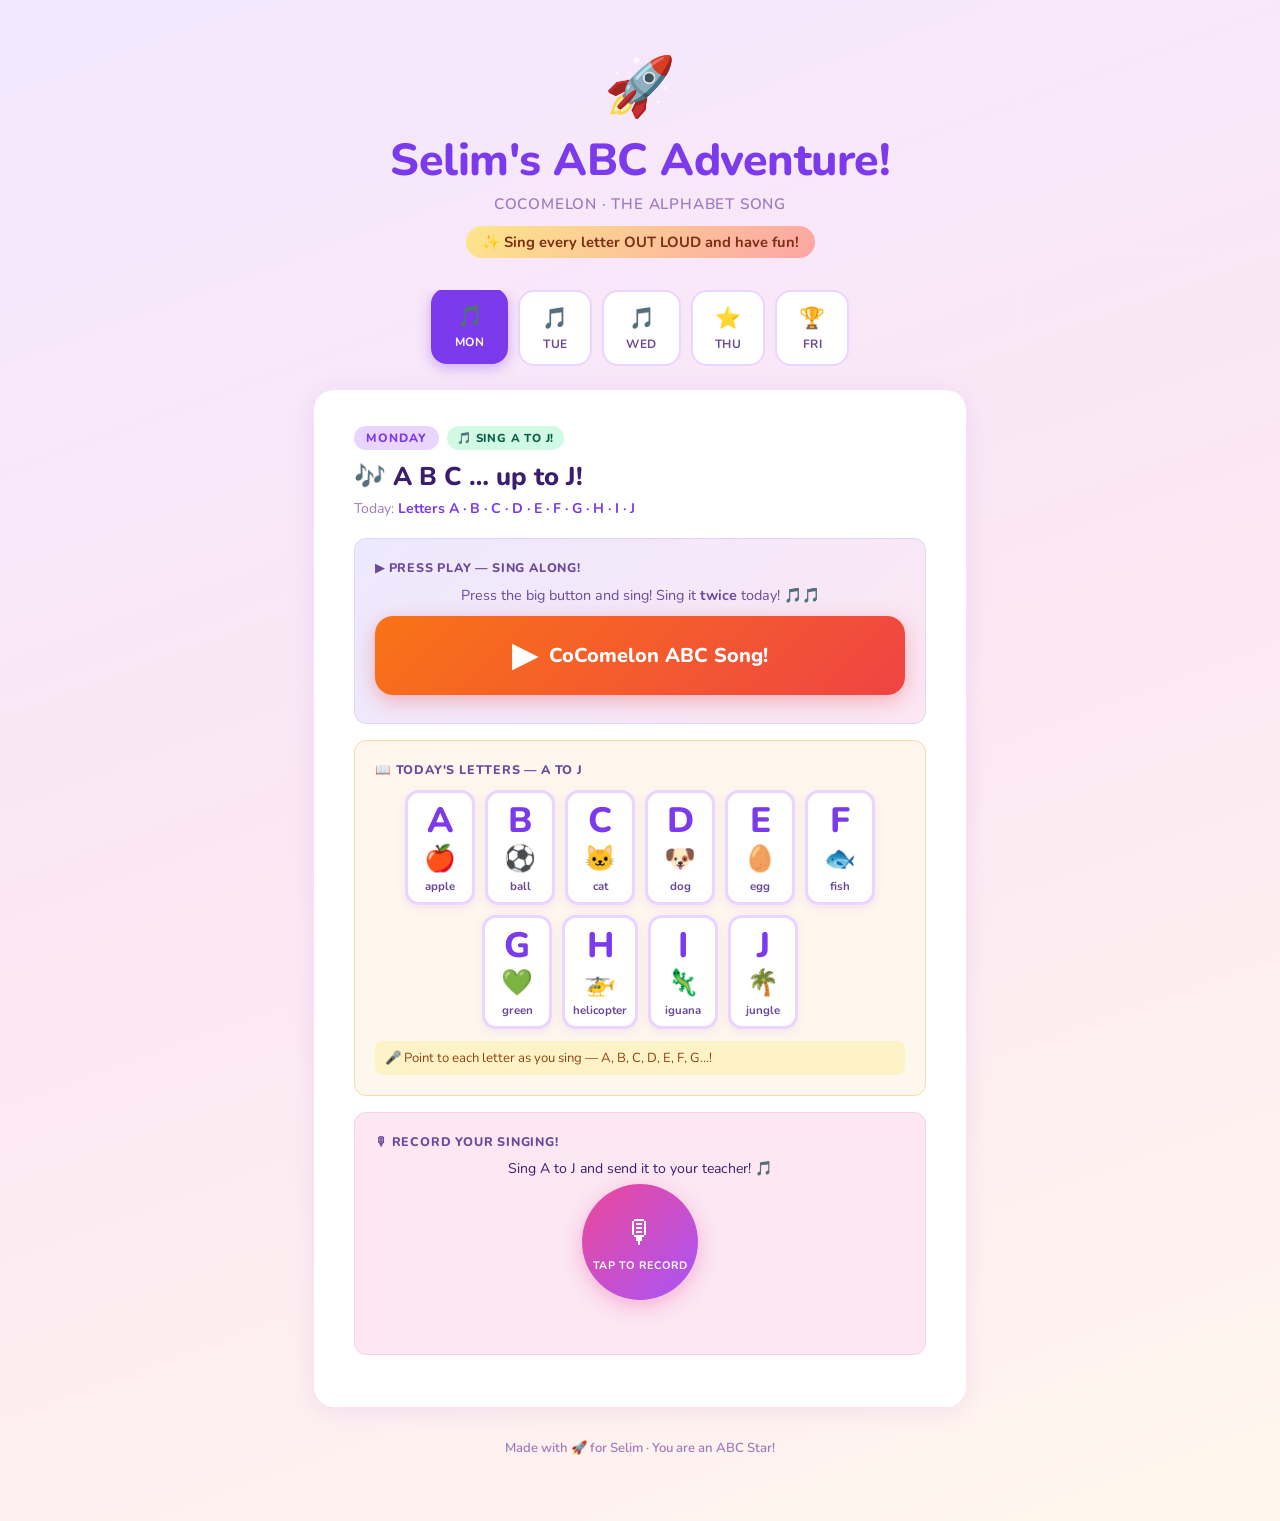
<file: selim.html>
<!DOCTYPE html>
<html lang="en">
<head>
  <meta charset="UTF-8" />
  <meta name="viewport" content="width=device-width, initial-scale=1.0" />
  <title>Selim's ABC Adventure!</title>
  <link rel="preconnect" href="https://fonts.googleapis.com" />
  <link href="https://fonts.googleapis.com/css2?family=Nunito:wght@400;600;700;800&display=swap" rel="stylesheet" />
  <link rel="stylesheet" href="style.css" />
  <style>
    /* ── Selim-specific overrides ─────────────────── */
    .selim-header-emoji { font-size: 4rem; display: block; text-align: center; margin-bottom: 6px; }

    /* Big ABC song button */
    .abc-btn {
      display: flex;
      align-items: center;
      justify-content: center;
      gap: 12px;
      background: linear-gradient(135deg, #f97316, #ef4444);
      color: #fff;
      font-size: 1.25rem;
      font-weight: 800;
      font-family: 'Nunito', sans-serif;
      border: none;
      border-radius: 18px;
      padding: 18px 28px;
      cursor: pointer;
      text-decoration: none;
      box-shadow: 0 6px 20px rgba(239,68,68,0.35);
      transition: transform 0.15s, box-shadow 0.15s;
      width: 100%;
      margin: 8px 0;
    }
    .abc-btn:hover { transform: translateY(-3px); box-shadow: 0 10px 28px rgba(239,68,68,0.4); }
    .abc-btn:active { transform: scale(0.97); }
    .abc-btn-icon { font-size: 2rem; }

    /* Letter grid */
    .letter-grid {
      display: flex;
      flex-wrap: wrap;
      gap: 10px;
      justify-content: center;
      margin: 12px 0;
    }
    .letter-tile {
      display: flex;
      flex-direction: column;
      align-items: center;
      background: #fff;
      border: 3px solid #e9d5ff;
      border-radius: 14px;
      padding: 10px 8px 8px;
      min-width: 70px;
      box-shadow: 0 3px 10px rgba(124,58,237,0.1);
    }
    .letter-tile .letter-big {
      font-size: 2.2rem;
      font-weight: 800;
      color: var(--purple);
      line-height: 1;
    }
    .letter-tile .letter-emoji { font-size: 1.6rem; margin: 2px 0; }
    .letter-tile .letter-word {
      font-size: 0.72rem;
      font-weight: 700;
      color: var(--text-mid);
      text-transform: lowercase;
    }

    /* Done button */
    .done-btn {
      display: block;
      width: 100%;
      background: linear-gradient(135deg, #10b981, #059669);
      color: #fff;
      font-size: 1.1rem;
      font-weight: 800;
      font-family: 'Nunito', sans-serif;
      border: none;
      border-radius: 14px;
      padding: 16px;
      cursor: pointer;
      margin-top: 8px;
      box-shadow: 0 4px 16px rgba(16,185,129,0.3);
      transition: transform 0.15s, box-shadow 0.15s;
    }
    .done-btn:hover { transform: translateY(-2px); }
    .done-btn:disabled { background: #d1fae5; color: #059669; cursor: default; box-shadow: none; transform: none; }

    /* Confetti celebration inline */
    .star-row { text-align: center; font-size: 1.8rem; letter-spacing: 4px; margin: 8px 0; }

    @media (max-width: 380px) {
      .letter-tile { min-width: 60px; padding: 8px 6px 6px; }
      .letter-tile .letter-big { font-size: 1.8rem; }
      .abc-btn { font-size: 1.1rem; padding: 15px 20px; }
    }
  </style>
</head>
<body>

  <header>
    <div class="header-emoji">🚀</div>
    <h1>Selim's ABC Adventure!</h1>
    <p class="subtitle">CoComelon · The Alphabet Song</p>
    <p class="golden-rule">✨ Sing every letter OUT LOUD and have fun!</p>
  </header>

  <!-- ═══════════════════════════════════════
       WEEK VIEW — single week, day tabs
  ═══════════════════════════════════════ -->
  <section id="week-view">

    <nav class="day-tabs" role="tablist" aria-label="Days of the week">
      <button class="tab active" data-day="monday"    role="tab" aria-selected="true" ><span class="tab-icon">🎵</span><span class="tab-label">Mon</span></button>
      <button class="tab"        data-day="tuesday"   role="tab" aria-selected="false"><span class="tab-icon">🎵</span><span class="tab-label">Tue</span></button>
      <button class="tab"        data-day="wednesday" role="tab" aria-selected="false"><span class="tab-icon">🎵</span><span class="tab-label">Wed</span></button>
      <button class="tab"        data-day="thursday"  role="tab" aria-selected="false"><span class="tab-icon">⭐</span><span class="tab-label">Thu</span></button>
      <button class="tab"        data-day="friday"    role="tab" aria-selected="false"><span class="tab-icon">🏆</span><span class="tab-label">Fri</span></button>
    </nav>

    <main>

      <!-- ─────────────────────────────────
           MONDAY — A to J (sing twice!)
      ───────────────────────────────── -->
      <section class="day-card active" id="card-monday" data-day="monday">
        <div class="card-header">
          <span class="day-badge">Monday</span>
          <span class="live-badge">🎵 Sing A to J!</span>
          <span class="done-badge" id="done-monday" style="display:none">✅ Done!</span>
        </div>
        <h2>🎶 A B C … up to J!</h2>
        <p class="grammar-tag">Today: <strong>Letters A · B · C · D · E · F · G · H · I · J</strong></p>

        <div class="section-block listen-block">
          <div class="section-label">▶ Press Play — Sing Along!</div>
          <p style="text-align:center;font-size:0.9rem;color:var(--text-mid);margin-bottom:10px;">Press the big button and sing! Sing it <strong>twice</strong> today! 🎵🎵</p>
          <a class="abc-btn" href="https://youtu.be/xY3Z8acE8ew?si=OajvzhhvgvubN7my" target="_blank" rel="noopener">
            <span class="abc-btn-icon">▶</span>
            CoComelon ABC Song!
          </a>
        </div>

        <div class="section-block task-block">
          <div class="section-label">📖 Today's Letters — A to J</div>
          <div class="letter-grid">
            <div class="letter-tile"><span class="letter-big">A</span><span class="letter-emoji">🍎</span><span class="letter-word">apple</span></div>
            <div class="letter-tile"><span class="letter-big">B</span><span class="letter-emoji">⚽</span><span class="letter-word">ball</span></div>
            <div class="letter-tile"><span class="letter-big">C</span><span class="letter-emoji">🐱</span><span class="letter-word">cat</span></div>
            <div class="letter-tile"><span class="letter-big">D</span><span class="letter-emoji">🐶</span><span class="letter-word">dog</span></div>
            <div class="letter-tile"><span class="letter-big">E</span><span class="letter-emoji">🥚</span><span class="letter-word">egg</span></div>
            <div class="letter-tile"><span class="letter-big">F</span><span class="letter-emoji">🐟</span><span class="letter-word">fish</span></div>
            <div class="letter-tile"><span class="letter-big">G</span><span class="letter-emoji">💚</span><span class="letter-word">green</span></div>
            <div class="letter-tile"><span class="letter-big">H</span><span class="letter-emoji">🚁</span><span class="letter-word">helicopter</span></div>
            <div class="letter-tile"><span class="letter-big">I</span><span class="letter-emoji">🦎</span><span class="letter-word">iguana</span></div>
            <div class="letter-tile"><span class="letter-big">J</span><span class="letter-emoji">🌴</span><span class="letter-word">jungle</span></div>
          </div>
          <div class="reminder">🎤 Point to each letter as you sing — A, B, C, D, E, F, G…!</div>
        </div>

        <div class="section-block record-block">
          <div class="section-label">🎙 Record Your Singing!</div>
          <p style="font-size:0.88rem;color:var(--text-dark);text-align:center;margin-bottom:4px;">Sing A to J and send it to your teacher! 🎵</p>
          <div class="recorder" id="recorder-monday">
            <button class="record-btn" id="recordBtn-monday"><span class="record-icon">🎙</span><span class="record-label">Tap to Record</span></button>
            <div class="timer" id="timer-monday" style="display:none">⏺ Recording… <span class="timer-count">0:00</span></div>
            <audio class="playback" id="playback-monday" controls style="display:none"></audio>
            <button class="submit-btn" id="submitBtn-monday" style="display:none">✓ Submit to Teacher</button>
            <div class="status-msg" id="status-monday"></div>
          </div>
        </div>
      </section>

      <!-- ─────────────────────────────────
           TUESDAY — A to P
      ───────────────────────────────── -->
      <section class="day-card" id="card-tuesday" data-day="tuesday">
        <div class="card-header">
          <span class="day-badge">Tuesday</span>
          <span class="live-badge">🎵 Sing A to P!</span>
          <span class="done-badge" id="done-tuesday" style="display:none">✅ Done!</span>
        </div>
        <h2>🎶 A B C … up to P!</h2>
        <p class="grammar-tag">Today: <strong>Letters A · B · C · D · E · F · G · H · I · J · K · L · M · N · O · P</strong></p>

        <div class="section-block listen-block">
          <div class="section-label">▶ Press Play — Sing Along!</div>
          <p style="text-align:center;font-size:0.9rem;color:var(--text-mid);margin-bottom:10px;">Sing all the way to <strong>P for Panda</strong>! 🐼</p>
          <a class="abc-btn" href="https://youtu.be/xY3Z8acE8ew?si=OajvzhhvgvubN7my" target="_blank" rel="noopener">
            <span class="abc-btn-icon">▶</span>
            CoComelon ABC Song!
          </a>
        </div>

        <div class="section-block task-block">
          <div class="section-label">📖 Today's Letters — A to P</div>
          <div class="letter-grid">
            <div class="letter-tile"><span class="letter-big">A</span><span class="letter-emoji">🍎</span><span class="letter-word">apple</span></div>
            <div class="letter-tile"><span class="letter-big">B</span><span class="letter-emoji">⚽</span><span class="letter-word">ball</span></div>
            <div class="letter-tile"><span class="letter-big">C</span><span class="letter-emoji">🐱</span><span class="letter-word">cat</span></div>
            <div class="letter-tile"><span class="letter-big">D</span><span class="letter-emoji">🐶</span><span class="letter-word">dog</span></div>
            <div class="letter-tile"><span class="letter-big">E</span><span class="letter-emoji">🥚</span><span class="letter-word">egg</span></div>
            <div class="letter-tile"><span class="letter-big">F</span><span class="letter-emoji">🐟</span><span class="letter-word">fish</span></div>
            <div class="letter-tile"><span class="letter-big">G</span><span class="letter-emoji">💚</span><span class="letter-word">green</span></div>
            <div class="letter-tile"><span class="letter-big">H</span><span class="letter-emoji">🚁</span><span class="letter-word">helicopter</span></div>
            <div class="letter-tile"><span class="letter-big">I</span><span class="letter-emoji">🦎</span><span class="letter-word">iguana</span></div>
            <div class="letter-tile"><span class="letter-big">J</span><span class="letter-emoji">🌴</span><span class="letter-word">jungle</span></div>
            <div class="letter-tile"><span class="letter-big">K</span><span class="letter-emoji">🦘</span><span class="letter-word">kangaroo</span></div>
            <div class="letter-tile"><span class="letter-big">L</span><span class="letter-emoji">🦙</span><span class="letter-word">llama</span></div>
            <div class="letter-tile"><span class="letter-big">M</span><span class="letter-emoji">🐭</span><span class="letter-word">mouse</span></div>
            <div class="letter-tile"><span class="letter-big">N</span><span class="letter-emoji">9️⃣</span><span class="letter-word">nine</span></div>
            <div class="letter-tile"><span class="letter-big">O</span><span class="letter-emoji">🦤</span><span class="letter-word">ostrich</span></div>
            <div class="letter-tile"><span class="letter-big">P</span><span class="letter-emoji">🐼</span><span class="letter-word">panda</span></div>
          </div>
          <div class="reminder">🎤 You know six more letters today — K, L, M, N, O, P! Great job!</div>
        </div>

        <div class="section-block record-block">
          <div class="section-label">🎙 Record Your Singing!</div>
          <p style="font-size:0.88rem;color:var(--text-dark);text-align:center;margin-bottom:4px;">Sing A to P and send it to your teacher! 🎵</p>
          <div class="recorder" id="recorder-tuesday">
            <button class="record-btn" id="recordBtn-tuesday"><span class="record-icon">🎙</span><span class="record-label">Tap to Record</span></button>
            <div class="timer" id="timer-tuesday" style="display:none">⏺ Recording… <span class="timer-count">0:00</span></div>
            <audio class="playback" id="playback-tuesday" controls style="display:none"></audio>
            <button class="submit-btn" id="submitBtn-tuesday" style="display:none">✓ Submit to Teacher</button>
            <div class="status-msg" id="status-tuesday"></div>
          </div>
        </div>
      </section>

      <!-- ─────────────────────────────────
           WEDNESDAY — Full A to Z!
      ───────────────────────────────── -->
      <section class="day-card" id="card-wednesday" data-day="wednesday">
        <div class="card-header">
          <span class="day-badge">Wednesday</span>
          <span class="live-badge">🎵 Sing A to Z!</span>
          <span class="done-badge" id="done-wednesday" style="display:none">✅ Done!</span>
        </div>
        <h2>🎶 The Whole Alphabet — A to Z!</h2>
        <p class="grammar-tag">Today: <strong>All 26 letters — A all the way to Z!</strong></p>

        <div class="section-block listen-block">
          <div class="section-label">▶ Press Play — Sing Along!</div>
          <p style="text-align:center;font-size:0.9rem;color:var(--text-mid);margin-bottom:10px;">You know ALL the letters now — sing the <strong>whole song</strong>! 🏆</p>
          <a class="abc-btn" href="https://youtu.be/xY3Z8acE8ew?si=OajvzhhvgvubN7my" target="_blank" rel="noopener">
            <span class="abc-btn-icon">▶</span>
            CoComelon ABC Song!
          </a>
        </div>

        <div class="section-block task-block">
          <div class="section-label">📖 All 26 Letters — A to Z!</div>
          <div class="letter-grid">
            <div class="letter-tile"><span class="letter-big">A</span><span class="letter-emoji">🍎</span><span class="letter-word">apple</span></div>
            <div class="letter-tile"><span class="letter-big">B</span><span class="letter-emoji">⚽</span><span class="letter-word">ball</span></div>
            <div class="letter-tile"><span class="letter-big">C</span><span class="letter-emoji">🐱</span><span class="letter-word">cat</span></div>
            <div class="letter-tile"><span class="letter-big">D</span><span class="letter-emoji">🐶</span><span class="letter-word">dog</span></div>
            <div class="letter-tile"><span class="letter-big">E</span><span class="letter-emoji">🥚</span><span class="letter-word">egg</span></div>
            <div class="letter-tile"><span class="letter-big">F</span><span class="letter-emoji">🐟</span><span class="letter-word">fish</span></div>
            <div class="letter-tile"><span class="letter-big">G</span><span class="letter-emoji">💚</span><span class="letter-word">green</span></div>
            <div class="letter-tile"><span class="letter-big">H</span><span class="letter-emoji">🚁</span><span class="letter-word">helicopter</span></div>
            <div class="letter-tile"><span class="letter-big">I</span><span class="letter-emoji">🦎</span><span class="letter-word">iguana</span></div>
            <div class="letter-tile"><span class="letter-big">J</span><span class="letter-emoji">🌴</span><span class="letter-word">jungle</span></div>
            <div class="letter-tile"><span class="letter-big">K</span><span class="letter-emoji">🦘</span><span class="letter-word">kangaroo</span></div>
            <div class="letter-tile"><span class="letter-big">L</span><span class="letter-emoji">🦙</span><span class="letter-word">llama</span></div>
            <div class="letter-tile"><span class="letter-big">M</span><span class="letter-emoji">🐭</span><span class="letter-word">mouse</span></div>
            <div class="letter-tile"><span class="letter-big">N</span><span class="letter-emoji">9️⃣</span><span class="letter-word">nine</span></div>
            <div class="letter-tile"><span class="letter-big">O</span><span class="letter-emoji">🦤</span><span class="letter-word">ostrich</span></div>
            <div class="letter-tile"><span class="letter-big">P</span><span class="letter-emoji">🐼</span><span class="letter-word">panda</span></div>
            <div class="letter-tile"><span class="letter-big">Q</span><span class="letter-emoji">❓</span><span class="letter-word">question</span></div>
            <div class="letter-tile"><span class="letter-big">R</span><span class="letter-emoji">🔴</span><span class="letter-word">red</span></div>
            <div class="letter-tile"><span class="letter-big">S</span><span class="letter-emoji">🚢</span><span class="letter-word">submarine</span></div>
            <div class="letter-tile"><span class="letter-big">T</span><span class="letter-emoji">🚂</span><span class="letter-word">train</span></div>
            <div class="letter-tile"><span class="letter-big">U</span><span class="letter-emoji">⬆️</span><span class="letter-word">up</span></div>
            <div class="letter-tile"><span class="letter-big">V</span><span class="letter-emoji">🎻</span><span class="letter-word">violin</span></div>
            <div class="letter-tile"><span class="letter-big">W</span><span class="letter-emoji">⌚</span><span class="letter-word">watch</span></div>
            <div class="letter-tile"><span class="letter-big">X</span><span class="letter-emoji">🪓</span><span class="letter-word">ax</span></div>
            <div class="letter-tile"><span class="letter-big">Y</span><span class="letter-emoji">💛</span><span class="letter-word">yellow</span></div>
            <div class="letter-tile"><span class="letter-big">Z</span><span class="letter-emoji">🦒</span><span class="letter-word">zoo</span></div>
          </div>
          <div class="reminder">🏆 All 26 letters from A to Z — you are a champion, Selim!</div>
        </div>

        <div class="section-block record-block">
          <div class="section-label">🎙 Record Your Singing!</div>
          <p style="font-size:0.88rem;color:var(--text-dark);text-align:center;margin-bottom:4px;">Sing the whole A to Z and send it to your teacher! 🎵</p>
          <div class="recorder" id="recorder-wednesday">
            <button class="record-btn" id="recordBtn-wednesday"><span class="record-icon">🎙</span><span class="record-label">Tap to Record</span></button>
            <div class="timer" id="timer-wednesday" style="display:none">⏺ Recording… <span class="timer-count">0:00</span></div>
            <audio class="playback" id="playback-wednesday" controls style="display:none"></audio>
            <button class="submit-btn" id="submitBtn-wednesday" style="display:none">✓ Submit to Teacher</button>
            <div class="status-msg" id="status-wednesday"></div>
          </div>
        </div>
      </section>

      <!-- ─────────────────────────────────
           THURSDAY — Whole Song!
      ───────────────────────────────── -->
      <section class="day-card" id="card-thursday" data-day="thursday">
        <div class="card-header">
          <span class="day-badge">Thursday</span>
          <span class="live-badge" style="background:#fde68a;color:#92400e;">⭐ Star Day!</span>
          <span class="done-badge" id="done-thursday" style="display:none">✅ Done!</span>
        </div>
        <h2>⭐ Star Day — Full Song, A to Z!</h2>
        <p class="grammar-tag">Today: <strong>Sing the whole ABC song — all 26 letters!</strong></p>

        <div class="section-block listen-block">
          <div class="section-label">▶ Press Play — Sing Along!</div>
          <p style="text-align:center;font-size:0.9rem;color:var(--text-mid);margin-bottom:10px;">It's your Star Day! Sing the whole song as <strong>loud</strong> as you can! 🌟</p>
          <a class="abc-btn" href="https://youtu.be/xY3Z8acE8ew?si=OajvzhhvgvubN7my" target="_blank" rel="noopener">
            <span class="abc-btn-icon">▶</span>
            CoComelon ABC Song!
          </a>
        </div>

        <div class="section-block task-block">
          <div class="section-label">📖 All 26 Letters — Can you name them all?</div>
          <div class="letter-grid">
            <div class="letter-tile"><span class="letter-big">A</span><span class="letter-emoji">🍎</span><span class="letter-word">apple</span></div>
            <div class="letter-tile"><span class="letter-big">B</span><span class="letter-emoji">⚽</span><span class="letter-word">ball</span></div>
            <div class="letter-tile"><span class="letter-big">C</span><span class="letter-emoji">🐱</span><span class="letter-word">cat</span></div>
            <div class="letter-tile"><span class="letter-big">D</span><span class="letter-emoji">🐶</span><span class="letter-word">dog</span></div>
            <div class="letter-tile"><span class="letter-big">E</span><span class="letter-emoji">🥚</span><span class="letter-word">egg</span></div>
            <div class="letter-tile"><span class="letter-big">F</span><span class="letter-emoji">🐟</span><span class="letter-word">fish</span></div>
            <div class="letter-tile"><span class="letter-big">G</span><span class="letter-emoji">💚</span><span class="letter-word">green</span></div>
            <div class="letter-tile"><span class="letter-big">H</span><span class="letter-emoji">🚁</span><span class="letter-word">helicopter</span></div>
            <div class="letter-tile"><span class="letter-big">I</span><span class="letter-emoji">🦎</span><span class="letter-word">iguana</span></div>
            <div class="letter-tile"><span class="letter-big">J</span><span class="letter-emoji">🌴</span><span class="letter-word">jungle</span></div>
            <div class="letter-tile"><span class="letter-big">K</span><span class="letter-emoji">🦘</span><span class="letter-word">kangaroo</span></div>
            <div class="letter-tile"><span class="letter-big">L</span><span class="letter-emoji">🦙</span><span class="letter-word">llama</span></div>
            <div class="letter-tile"><span class="letter-big">M</span><span class="letter-emoji">🐭</span><span class="letter-word">mouse</span></div>
            <div class="letter-tile"><span class="letter-big">N</span><span class="letter-emoji">9️⃣</span><span class="letter-word">nine</span></div>
            <div class="letter-tile"><span class="letter-big">O</span><span class="letter-emoji">🦤</span><span class="letter-word">ostrich</span></div>
            <div class="letter-tile"><span class="letter-big">P</span><span class="letter-emoji">🐼</span><span class="letter-word">panda</span></div>
            <div class="letter-tile"><span class="letter-big">Q</span><span class="letter-emoji">❓</span><span class="letter-word">question</span></div>
            <div class="letter-tile"><span class="letter-big">R</span><span class="letter-emoji">🔴</span><span class="letter-word">red</span></div>
            <div class="letter-tile"><span class="letter-big">S</span><span class="letter-emoji">🚢</span><span class="letter-word">submarine</span></div>
            <div class="letter-tile"><span class="letter-big">T</span><span class="letter-emoji">🚂</span><span class="letter-word">train</span></div>
            <div class="letter-tile"><span class="letter-big">U</span><span class="letter-emoji">⬆️</span><span class="letter-word">up</span></div>
            <div class="letter-tile"><span class="letter-big">V</span><span class="letter-emoji">🎻</span><span class="letter-word">violin</span></div>
            <div class="letter-tile"><span class="letter-big">W</span><span class="letter-emoji">⌚</span><span class="letter-word">watch</span></div>
            <div class="letter-tile"><span class="letter-big">X</span><span class="letter-emoji">🪓</span><span class="letter-word">ax</span></div>
            <div class="letter-tile"><span class="letter-big">Y</span><span class="letter-emoji">💛</span><span class="letter-word">yellow</span></div>
            <div class="letter-tile"><span class="letter-big">Z</span><span class="letter-emoji">🦒</span><span class="letter-word">zoo</span></div>
          </div>
          <div class="reminder">⭐ Point to every letter and say its word — you are doing SO well!</div>
        </div>

        <div class="section-block record-block">
          <div class="section-label">🎙 Record Your Singing!</div>
          <p style="font-size:0.88rem;color:var(--text-dark);text-align:center;margin-bottom:4px;">Sing the whole song and send it to your teacher! ⭐</p>
          <div class="recorder" id="recorder-thursday">
            <button class="record-btn" id="recordBtn-thursday"><span class="record-icon">🎙</span><span class="record-label">Tap to Record</span></button>
            <div class="timer" id="timer-thursday" style="display:none">⏺ Recording… <span class="timer-count">0:00</span></div>
            <audio class="playback" id="playback-thursday" controls style="display:none"></audio>
            <button class="submit-btn" id="submitBtn-thursday" style="display:none">✓ Submit to Teacher</button>
            <div class="status-msg" id="status-thursday"></div>
          </div>
        </div>
      </section>

      <!-- ─────────────────────────────────
           FRIDAY — Grand Finale!
      ───────────────────────────────── -->
      <section class="day-card" id="card-friday" data-day="friday">
        <div class="card-header">
          <span class="day-badge">Friday</span>
          <span class="live-badge" style="background:#fde68a;color:#92400e;">🏆 Champion Day!</span>
          <span class="done-badge" id="done-friday" style="display:none">✅ Done!</span>
        </div>
        <h2>🏆 Champion Day — A to Z!</h2>
        <p class="grammar-tag">Today: <strong>The Grand Finale — sing the whole song like a champion!</strong></p>

        <div class="section-block listen-block">
          <div class="section-label">▶ Press Play — Sing Along!</div>
          <p style="text-align:center;font-size:0.9rem;color:var(--text-mid);margin-bottom:10px;">You did it all week! Sing it one more time and be a <strong>Champion</strong>! 🏆🎉</p>
          <a class="abc-btn" href="https://youtu.be/xY3Z8acE8ew?si=OajvzhhvgvubN7my" target="_blank" rel="noopener">
            <span class="abc-btn-icon">▶</span>
            CoComelon ABC Song!
          </a>
        </div>

        <div class="section-block task-block">
          <div class="section-label">📖 All 26 Letters — You know them ALL!</div>
          <div class="letter-grid">
            <div class="letter-tile"><span class="letter-big">A</span><span class="letter-emoji">🍎</span><span class="letter-word">apple</span></div>
            <div class="letter-tile"><span class="letter-big">B</span><span class="letter-emoji">⚽</span><span class="letter-word">ball</span></div>
            <div class="letter-tile"><span class="letter-big">C</span><span class="letter-emoji">🐱</span><span class="letter-word">cat</span></div>
            <div class="letter-tile"><span class="letter-big">D</span><span class="letter-emoji">🐶</span><span class="letter-word">dog</span></div>
            <div class="letter-tile"><span class="letter-big">E</span><span class="letter-emoji">🥚</span><span class="letter-word">egg</span></div>
            <div class="letter-tile"><span class="letter-big">F</span><span class="letter-emoji">🐟</span><span class="letter-word">fish</span></div>
            <div class="letter-tile"><span class="letter-big">G</span><span class="letter-emoji">💚</span><span class="letter-word">green</span></div>
            <div class="letter-tile"><span class="letter-big">H</span><span class="letter-emoji">🚁</span><span class="letter-word">helicopter</span></div>
            <div class="letter-tile"><span class="letter-big">I</span><span class="letter-emoji">🦎</span><span class="letter-word">iguana</span></div>
            <div class="letter-tile"><span class="letter-big">J</span><span class="letter-emoji">🌴</span><span class="letter-word">jungle</span></div>
            <div class="letter-tile"><span class="letter-big">K</span><span class="letter-emoji">🦘</span><span class="letter-word">kangaroo</span></div>
            <div class="letter-tile"><span class="letter-big">L</span><span class="letter-emoji">🦙</span><span class="letter-word">llama</span></div>
            <div class="letter-tile"><span class="letter-big">M</span><span class="letter-emoji">🐭</span><span class="letter-word">mouse</span></div>
            <div class="letter-tile"><span class="letter-big">N</span><span class="letter-emoji">9️⃣</span><span class="letter-word">nine</span></div>
            <div class="letter-tile"><span class="letter-big">O</span><span class="letter-emoji">🦤</span><span class="letter-word">ostrich</span></div>
            <div class="letter-tile"><span class="letter-big">P</span><span class="letter-emoji">🐼</span><span class="letter-word">panda</span></div>
            <div class="letter-tile"><span class="letter-big">Q</span><span class="letter-emoji">❓</span><span class="letter-word">question</span></div>
            <div class="letter-tile"><span class="letter-big">R</span><span class="letter-emoji">🔴</span><span class="letter-word">red</span></div>
            <div class="letter-tile"><span class="letter-big">S</span><span class="letter-emoji">🚢</span><span class="letter-word">submarine</span></div>
            <div class="letter-tile"><span class="letter-big">T</span><span class="letter-emoji">🚂</span><span class="letter-word">train</span></div>
            <div class="letter-tile"><span class="letter-big">U</span><span class="letter-emoji">⬆️</span><span class="letter-word">up</span></div>
            <div class="letter-tile"><span class="letter-big">V</span><span class="letter-emoji">🎻</span><span class="letter-word">violin</span></div>
            <div class="letter-tile"><span class="letter-big">W</span><span class="letter-emoji">⌚</span><span class="letter-word">watch</span></div>
            <div class="letter-tile"><span class="letter-big">X</span><span class="letter-emoji">🪓</span><span class="letter-word">ax</span></div>
            <div class="letter-tile"><span class="letter-big">Y</span><span class="letter-emoji">💛</span><span class="letter-word">yellow</span></div>
            <div class="letter-tile"><span class="letter-big">Z</span><span class="letter-emoji">🦒</span><span class="letter-word">zoo</span></div>
          </div>
          <div class="reminder">🎉 You finished the whole week! You are an ABC Champion, Selim! 🏆🌈</div>
        </div>

        <div class="section-block record-block">
          <div class="section-label">🎙 Record Your Singing!</div>
          <p style="font-size:0.88rem;color:var(--text-dark);text-align:center;margin-bottom:4px;">Sing the whole song one last time — be a Champion! 🏆</p>
          <div class="recorder" id="recorder-friday">
            <button class="record-btn" id="recordBtn-friday"><span class="record-icon">🎙</span><span class="record-label">Tap to Record</span></button>
            <div class="timer" id="timer-friday" style="display:none">⏺ Recording… <span class="timer-count">0:00</span></div>
            <audio class="playback" id="playback-friday" controls style="display:none"></audio>
            <button class="submit-btn" id="submitBtn-friday" style="display:none">✓ Submit to Teacher</button>
            <div class="status-msg" id="status-friday"></div>
          </div>
        </div>
      </section>

    </main>
  </section>

  <footer>
    <p>Made with 🚀 for Selim · You are an ABC Star!</p>
  </footer>

  <script src="selim-script.js"></script>
</body>
</html>
</file>
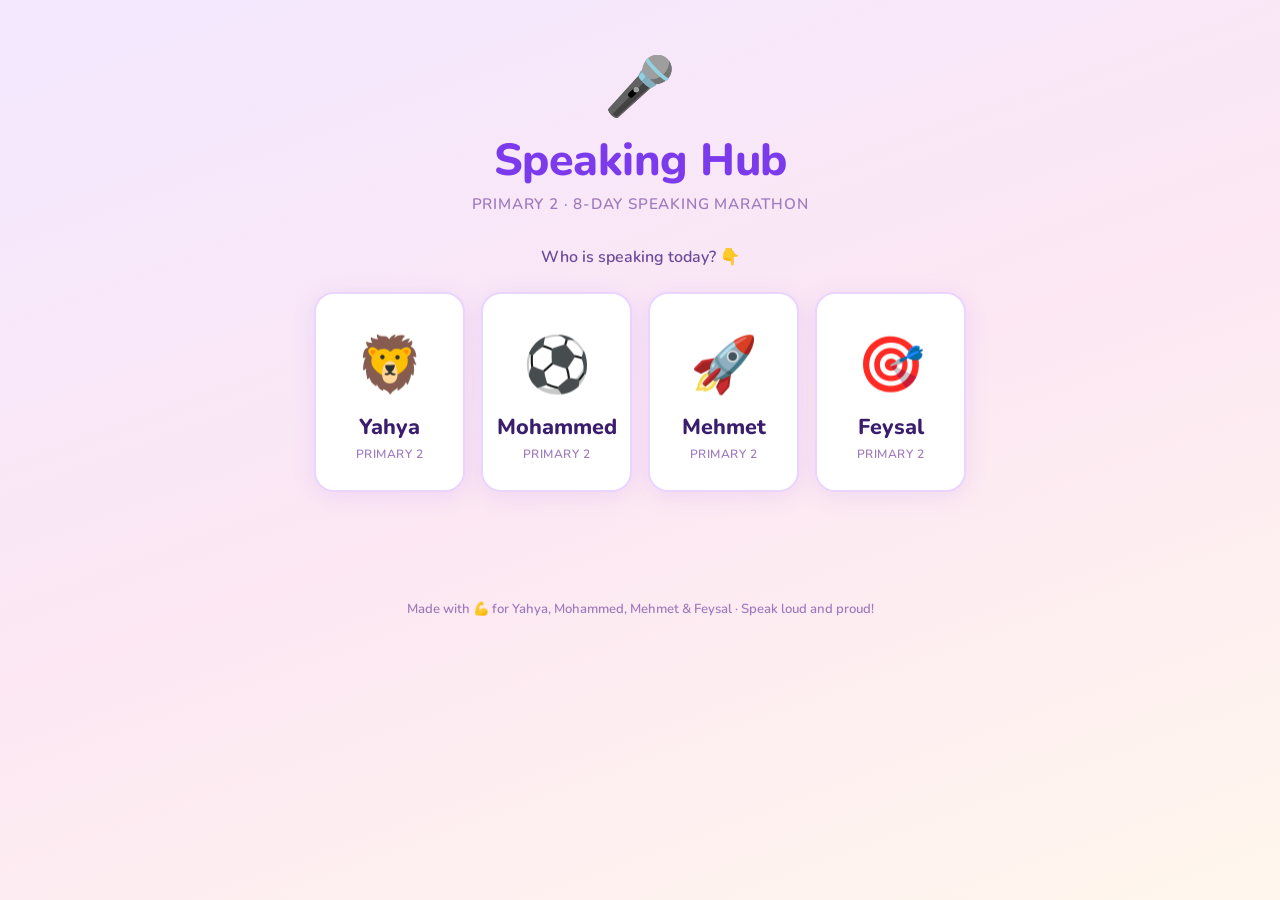
<file: speaking-app.html>
<!DOCTYPE html>
<html lang="en">
<head>
  <meta charset="UTF-8" />
  <meta name="viewport" content="width=device-width, initial-scale=1.0" />
  <title>Speaking Hub · Primary 2</title>
  <link rel="preconnect" href="https://fonts.googleapis.com" />
  <link href="https://fonts.googleapis.com/css2?family=Nunito:wght@400;600;700;800&display=swap" rel="stylesheet" />
  <link rel="stylesheet" href="style.css" />
</head>
<body>

  <!-- ═══════════════════════════════════════
       HEADER
  ═══════════════════════════════════════ -->
  <header>
    <div class="header-emoji">🎤</div>
    <h1 id="student-name">Speaking Hub</h1>
    <p class="subtitle">Primary 2 · 8-Day Speaking Marathon</p>
    <p class="golden-rule">✨ Say every answer OUT LOUD before you record!</p>
  </header>

  <!-- ═══════════════════════════════════════
       DAY LANDING
  ═══════════════════════════════════════ -->
  <section id="day-landing">
    <p class="landing-intro">Choose your day! 📅</p>

    <div class="speaking-day-grid">

      <!-- Day 1 — Unlocked -->
      <button class="speaking-day-card" data-day="1">
        <span class="day-card-number">Day 1</span>
        <span class="day-card-date">Fri 17 Apr</span>
        <div class="day-card-units">
          <span class="day-card-unit">A · The Classroom</span>
          <span class="day-card-unit">B · Feelings</span>
        </div>
        <span class="day-done-chip" id="chip-d1" style="display:none">✓</span>
      </button>

      <!-- Day 2 — Unlocked -->
      <button class="speaking-day-card" data-day="2">
        <span class="day-card-number">Day 2</span>
        <span class="day-card-date">Sat 18 Apr</span>
        <div class="day-card-units">
          <span class="day-card-unit">A · Prepositions</span>
          <span class="day-card-unit">B · The Fruit Shop</span>
        </div>
        <span class="day-done-chip" id="chip-d2" style="display:none">✓</span>
      </button>

      <!-- Day 3 — Unlocked -->
      <button class="speaking-day-card" data-day="3">
        <span class="day-card-number">Day 3</span>
        <span class="day-card-date">Sun 19 Apr</span>
        <div class="day-card-units">
          <span class="day-card-unit">A · School Places</span>
          <span class="day-card-unit locked-unit">B · Coming soon 🔒</span>
        </div>
        <span class="day-done-chip" id="chip-d3" style="display:none">✓</span>
      </button>

      <!-- Day 4 — Locked -->
      <button class="speaking-day-card locked" disabled>
        <span class="day-card-number">Day 4</span>
        <span class="day-card-date">Mon 20 Apr</span>
        <div class="day-card-units">
          <span class="day-card-unit locked-unit">Coming soon</span>
        </div>
        <span class="lock-overlay">🔒</span>
      </button>

      <!-- Day 5 — Locked -->
      <button class="speaking-day-card locked" disabled>
        <span class="day-card-number">Day 5</span>
        <span class="day-card-date">Tue 21 Apr</span>
        <div class="day-card-units">
          <span class="day-card-unit locked-unit">Coming soon</span>
        </div>
        <span class="lock-overlay">🔒</span>
      </button>

      <!-- Day 6 — Locked -->
      <button class="speaking-day-card locked" disabled>
        <span class="day-card-number">Day 6</span>
        <span class="day-card-date">Wed 22 Apr</span>
        <div class="day-card-units">
          <span class="day-card-unit locked-unit">Coming soon</span>
        </div>
        <span class="lock-overlay">🔒</span>
      </button>

      <!-- Day 7 — Locked -->
      <button class="speaking-day-card locked" disabled>
        <span class="day-card-number">Day 7</span>
        <span class="day-card-date">Thu 23 Apr</span>
        <div class="day-card-units">
          <span class="day-card-unit locked-unit">Coming soon</span>
        </div>
        <span class="lock-overlay">🔒</span>
      </button>

      <!-- Day 8 — Locked -->
      <button class="speaking-day-card locked" disabled>
        <span class="day-card-number">Day 8</span>
        <span class="day-card-date">Fri 24 Apr</span>
        <div class="day-card-units">
          <span class="day-card-unit locked-unit">Coming soon</span>
        </div>
        <span class="lock-overlay">🔒</span>
      </button>

    </div>
  </section><!-- /day-landing -->

  <!-- ═══════════════════════════════════════
       DAY VIEW
  ═══════════════════════════════════════ -->
  <section id="day-view" style="display:none">

    <div class="week-view-header">
      <button id="back-btn" class="back-btn">← Back</button>
      <div id="day-view-title" class="week-view-title"></div>
    </div>

    <!-- UNIT TABS -->
    <nav class="unit-tabs" role="tablist" aria-label="Units">
      <button class="tab active" data-unit="a" role="tab" aria-selected="true">
        <span class="tab-icon">📖</span><span class="tab-label">Unit A</span>
      </button>
      <button class="tab" data-unit="b" role="tab" aria-selected="false">
        <span class="tab-icon">📗</span><span class="tab-label">Unit B</span>
      </button>
    </nav>

    <main>

      <!-- ─────────────────────────────────
           D1-UA · Unit 1 — The Classroom
      ───────────────────────────────── -->
      <section class="day-card active" id="card-d1-ua" data-day="1" data-unit="a">
        <div class="card-header">
          <span class="day-badge">Day 1 · Unit A</span>
          <span class="live-badge">🎤 Speaking</span>
          <span class="done-badge" id="done-d1-ua" style="display:none">✅ Done!</span>
        </div>
        <h2>🏫 The Classroom!</h2>
        <p class="grammar-tag">Grammar: <strong>How many…? · There are… · Colours · Possessives</strong></p>

        <div class="section-block task-block">
          <div class="section-label">📦 Vocabulary</div>
          <p>Say each word OUT LOUD first!</p>
          <div class="vocab-block">
            <span class="vocab-chip">boys</span>
            <span class="vocab-chip">girls</span>
            <span class="vocab-chip">teachers</span>
            <span class="vocab-chip">windows</span>
            <span class="vocab-chip">doors</span>
          </div>
        </div>

        <div class="section-block listen-block">
          <div class="section-label">💬 Practise the Dialogues</div>
          <p>Read the questions and answers aloud. Try both sides!</p>

          <div class="dialogue-block">
            <div class="dialogue-q">❓ How many girls are there?</div>
            <div class="dialogue-a">👦 There are ___ girls.</div>
          </div>

          <div class="dialogue-block">
            <div class="dialogue-q">❓ What colour is his hair?</div>
            <div class="dialogue-a">👦 It's ___.</div>
          </div>
        </div>

        <div class="section-block task-block">
          <div class="section-label">🎯 Your Speaking Task</div>
          <p>Look around your classroom (or imagine one!) and answer these questions in full sentences:</p>
          <ul class="task-prompts">
            <li>How many boys are there in your class?</li>
            <li>How many girls are there?</li>
            <li>How many windows are there?</li>
            <li>How many doors are there?</li>
            <li>What colour is your teacher's hair?</li>
          </ul>
          <div class="reminder">🗣️ Remember: <em>"There are four boys."</em> — use a full sentence every time!</div>
        </div>

        <div class="section-block record-block">
          <div class="section-label">🎙 Record Your Answers</div>
          <div class="recorder" id="recorder-d1-ua">
            <button class="record-btn" id="recordBtn-d1-ua"><span class="record-icon">🎙</span><span class="record-label">Tap to Record</span></button>
            <div class="timer" id="timer-d1-ua" style="display:none">⏺ Recording… <span class="timer-count">0:00</span></div>
            <audio class="playback" id="playback-d1-ua" controls style="display:none"></audio>
            <button class="submit-btn" id="submitBtn-d1-ua" style="display:none">✓ Submit to Teacher</button>
            <div class="status-msg" id="status-d1-ua"></div>
          </div>
        </div>
      </section>

      <!-- ─────────────────────────────────
           D1-UB · Unit 2 — Feelings
      ───────────────────────────────── -->
      <section class="day-card" id="card-d1-ub" data-day="1" data-unit="b">
        <div class="card-header">
          <span class="day-badge">Day 1 · Unit B</span>
          <span class="live-badge">🎤 Speaking</span>
          <span class="done-badge" id="done-d1-ub" style="display:none">✅ Done!</span>
        </div>
        <h2>😊 Feelings!</h2>
        <p class="grammar-tag">Grammar: <strong>Is he/she…? · No, he/she isn't. · He's/She's…</strong></p>

        <div class="section-block task-block">
          <div class="section-label">📦 Vocabulary</div>
          <p>Say each feeling OUT LOUD and make the face!</p>
          <div class="vocab-block">
            <span class="vocab-chip">happy 😄</span>
            <span class="vocab-chip">sad 😢</span>
            <span class="vocab-chip">tired 😴</span>
            <span class="vocab-chip">cold 🥶</span>
            <span class="vocab-chip">scared 😨</span>
            <span class="vocab-chip">hungry 🤤</span>
          </div>
        </div>

        <div class="section-block listen-block">
          <div class="section-label">💬 Practise the Dialogues</div>
          <p>Read out loud — try to answer with a DIFFERENT feeling each time!</p>

          <div class="dialogue-block">
            <div class="dialogue-q">❓ Is he sad?</div>
            <div class="dialogue-a">👦 No, he isn't. He's ___.</div>
          </div>

          <div class="dialogue-block">
            <div class="dialogue-q">❓ Is she cold?</div>
            <div class="dialogue-a">👦 No, she isn't. She's ___.</div>
          </div>
        </div>

        <div class="section-block task-block">
          <div class="section-label">🎯 Your Speaking Task</div>
          <p>Answer these questions about a friend or family member — use your imagination!</p>
          <ul class="task-prompts">
            <li>Is your friend happy? <em>(Say yes or no + the real feeling!)</em></li>
            <li>Is your mum tired? <em>(No, she isn't. She's…)</em></li>
            <li>Is your teacher scared? <em>(No, he/she isn't. He's/She's…)</em></li>
            <li>Are YOU hungry right now?</li>
          </ul>
          <div class="reminder">🗣️ Always give a FULL answer: <em>"No, he isn't. He's happy."</em></div>
        </div>

        <div class="section-block record-block">
          <div class="section-label">🎙 Record Your Answers</div>
          <div class="recorder" id="recorder-d1-ub">
            <button class="record-btn" id="recordBtn-d1-ub"><span class="record-icon">🎙</span><span class="record-label">Tap to Record</span></button>
            <div class="timer" id="timer-d1-ub" style="display:none">⏺ Recording… <span class="timer-count">0:00</span></div>
            <audio class="playback" id="playback-d1-ub" controls style="display:none"></audio>
            <button class="submit-btn" id="submitBtn-d1-ub" style="display:none">✓ Submit to Teacher</button>
            <div class="status-msg" id="status-d1-ub"></div>
          </div>
        </div>
      </section>

      <!-- ─────────────────────────────────
           D2-UA · Unit 3 — Prepositions
      ───────────────────────────────── -->
      <section class="day-card" id="card-d2-ua" data-day="2" data-unit="a">
        <div class="card-header">
          <span class="day-badge">Day 2 · Unit A</span>
          <span class="live-badge">🎤 Speaking</span>
          <span class="done-badge" id="done-d2-ua" style="display:none">✅ Done!</span>
        </div>
        <h2>📍 Where Is It?</h2>
        <p class="grammar-tag">Grammar: <strong>Prepositions of place · Where is…? · It's / They're…</strong></p>

        <div class="section-block task-block">
          <div class="section-label">📦 Vocabulary</div>
          <p>Say each phrase clearly — these are tricky!</p>
          <div class="vocab-block">
            <span class="vocab-chip">in front of</span>
            <span class="vocab-chip">behind</span>
            <span class="vocab-chip">next to</span>
            <span class="vocab-chip">between</span>
          </div>
        </div>

        <div class="section-block listen-block">
          <div class="section-label">💬 Practise the Dialogues</div>
          <p>Read these aloud and really think about where the objects are!</p>

          <div class="dialogue-block">
            <div class="dialogue-q">❓ Where's the skateboard?</div>
            <div class="dialogue-a">👦 It's in front of the table.</div>
          </div>

          <div class="dialogue-block">
            <div class="dialogue-q">❓ Where are the books?</div>
            <div class="dialogue-a">👦 They're between the bag and the chair.</div>
          </div>
        </div>

        <div class="section-block task-block">
          <div class="section-label">🎯 Your Speaking Task</div>
          <p>Look at the objects around you RIGHT NOW and describe where they are:</p>
          <ul class="task-prompts">
            <li>Where is your bag? <em>(It's next to / behind / in front of…)</em></li>
            <li>Where is your phone or tablet? <em>(It's…)</em></li>
            <li>Where is the door? <em>(It's…)</em></li>
            <li>Where is the table? <em>(It's between… and …)</em></li>
          </ul>
          <div class="reminder">🗣️ <em>"The bag is behind the chair."</em> — always start with <strong>It's</strong> or <strong>They're</strong>!</div>
        </div>

        <div class="section-block record-block">
          <div class="section-label">🎙 Record Your Answers</div>
          <div class="recorder" id="recorder-d2-ua">
            <button class="record-btn" id="recordBtn-d2-ua"><span class="record-icon">🎙</span><span class="record-label">Tap to Record</span></button>
            <div class="timer" id="timer-d2-ua" style="display:none">⏺ Recording… <span class="timer-count">0:00</span></div>
            <audio class="playback" id="playback-d2-ua" controls style="display:none"></audio>
            <button class="submit-btn" id="submitBtn-d2-ua" style="display:none">✓ Submit to Teacher</button>
            <div class="status-msg" id="status-d2-ua"></div>
          </div>
        </div>
      </section>

      <!-- ─────────────────────────────────
           D2-UB · Unit 4 — The Fruit Shop
      ───────────────────────────────── -->
      <section class="day-card" id="card-d2-ub" data-day="2" data-unit="b">
        <div class="card-header">
          <span class="day-badge">Day 2 · Unit B</span>
          <span class="live-badge">🎤 Speaking</span>
          <span class="done-badge" id="done-d2-ub" style="display:none">✅ Done!</span>
        </div>
        <h2>🍎 The Fruit Shop!</h2>
        <p class="grammar-tag">Grammar: <strong>Have you got…? · Yes, we have. / No, we haven't.</strong></p>

        <div class="section-block task-block">
          <div class="section-label">📦 Vocabulary</div>
          <p>Say each fruit and point to it if you can find one!</p>
          <div class="vocab-block">
            <span class="vocab-chip">🍎 apples</span>
            <span class="vocab-chip">🍌 bananas</span>
            <span class="vocab-chip">🍇 grapes</span>
            <span class="vocab-chip">🍐 pears</span>
            <span class="vocab-chip">🫐 figs</span>
            <span class="vocab-chip">🍊 oranges</span>
          </div>
        </div>

        <div class="section-block listen-block">
          <div class="section-label">💬 Practise the Dialogues</div>
          <p>Imagine you're the shopkeeper! Answer the customer's questions.</p>

          <div class="dialogue-block">
            <div class="dialogue-q">🛒 Have you got apples?</div>
            <div class="dialogue-a">🧑‍🍳 Yes, we have!</div>
          </div>

          <div class="dialogue-block">
            <div class="dialogue-q">🛒 Have you got figs?</div>
            <div class="dialogue-a">🧑‍🍳 No, we haven't. Sorry!</div>
          </div>
        </div>

        <div class="section-block task-block">
          <div class="section-label">🎯 Your Speaking Task</div>
          <p>You are the shopkeeper! Record yourself answering ALL these customer questions. Decide yourself — YES or NO for each fruit!</p>
          <ul class="task-prompts">
            <li>Have you got bananas?</li>
            <li>Have you got grapes?</li>
            <li>Have you got pears?</li>
            <li>Have you got oranges?</li>
            <li>Have you got figs?</li>
          </ul>
          <div class="reminder">🗣️ <em>"Yes, we have!"</em> or <em>"No, we haven't."</em> — be a confident shopkeeper!</div>
        </div>

        <div class="section-block record-block">
          <div class="section-label">🎙 Record Your Answers</div>
          <div class="recorder" id="recorder-d2-ub">
            <button class="record-btn" id="recordBtn-d2-ub"><span class="record-icon">🎙</span><span class="record-label">Tap to Record</span></button>
            <div class="timer" id="timer-d2-ub" style="display:none">⏺ Recording… <span class="timer-count">0:00</span></div>
            <audio class="playback" id="playback-d2-ub" controls style="display:none"></audio>
            <button class="submit-btn" id="submitBtn-d2-ub" style="display:none">✓ Submit to Teacher</button>
            <div class="status-msg" id="status-d2-ub"></div>
          </div>
        </div>
      </section>

      <!-- ─────────────────────────────────
           D3-UA · Unit 5 — School Places
      ───────────────────────────────── -->
      <section class="day-card" id="card-d3-ua" data-day="3" data-unit="a">
        <div class="card-header">
          <span class="day-badge">Day 3 · Unit A</span>
          <span class="live-badge">🎤 Speaking</span>
          <span class="done-badge" id="done-d3-ua" style="display:none">✅ Done!</span>
        </div>
        <h2>🏫 School Places!</h2>
        <p class="grammar-tag">Grammar: <strong>What have we got…? · We've got… · Where are…? · They're…</strong></p>

        <div class="section-block task-block">
          <div class="section-label">📦 Vocabulary</div>
          <p>Say each word — can you find any of these in YOUR school?</p>
          <div class="vocab-block">
            <span class="vocab-chip">sports field</span>
            <span class="vocab-chip">art room</span>
            <span class="vocab-chip">computer room</span>
            <span class="vocab-chip">football nets</span>
            <span class="vocab-chip">whiteboard</span>
            <span class="vocab-chip">crayons</span>
            <span class="vocab-chip">computers</span>
          </div>
        </div>

        <div class="section-block listen-block">
          <div class="section-label">💬 Practise the Dialogues</div>
          <p>Read both sides aloud — be the teacher AND the student!</p>

          <div class="dialogue-block">
            <div class="dialogue-q">❓ What have we got in the art room?</div>
            <div class="dialogue-a">👦 We've got crayons and a whiteboard.</div>
          </div>

          <div class="dialogue-block">
            <div class="dialogue-q">❓ Where are the children?</div>
            <div class="dialogue-a">👦 They're in the computer room.</div>
          </div>
        </div>

        <div class="section-block task-block">
          <div class="section-label">🎯 Your Speaking Task</div>
          <p>Think about YOUR school and answer these questions in full sentences:</p>
          <ul class="task-prompts">
            <li>What have you got in your classroom? <em>(We've got…)</em></li>
            <li>What have you got in the computer room? <em>(We've got…)</em></li>
            <li>Have you got a sports field at your school?</li>
            <li>Where are the football nets? <em>(They're…)</em></li>
            <li>What is your favourite room at school? Why?</li>
          </ul>
          <div class="reminder">🗣️ <em>"We've got computers and a whiteboard in our classroom."</em> — talk about YOUR real school!</div>
        </div>

        <div class="section-block record-block">
          <div class="section-label">🎙 Record Your Answers</div>
          <div class="recorder" id="recorder-d3-ua">
            <button class="record-btn" id="recordBtn-d3-ua"><span class="record-icon">🎙</span><span class="record-label">Tap to Record</span></button>
            <div class="timer" id="timer-d3-ua" style="display:none">⏺ Recording… <span class="timer-count">0:00</span></div>
            <audio class="playback" id="playback-d3-ua" controls style="display:none"></audio>
            <button class="submit-btn" id="submitBtn-d3-ua" style="display:none">✓ Submit to Teacher</button>
            <div class="status-msg" id="status-d3-ua"></div>
          </div>
        </div>
      </section>

      <!-- ─────────────────────────────────
           D3-UB · Coming Soon
      ───────────────────────────────── -->
      <section class="day-card" id="card-d3-ub" data-day="3" data-unit="b">
        <div class="card-header">
          <span class="day-badge">Day 3 · Unit B</span>
          <span class="live-badge" style="background:#fef3c7;color:#92400e;">🔒 Coming Soon</span>
        </div>
        <div class="coming-soon-block">
          <div class="lock-icon">🔒</div>
          <p>Your teacher is preparing this unit!</p>
          <p style="font-size:0.85rem;color:var(--text-soft);margin-top:8px;font-weight:600;">Check back very soon. Great work on Unit A! 🎉</p>
        </div>
      </section>

    </main>
  </section><!-- /day-view -->

  <footer>
    <p>Made with 💪 for the Speaking Champions · Keep going!</p>
  </footer>

  <script src="speaking-script.js"></script>
</body>
</html>
</file>
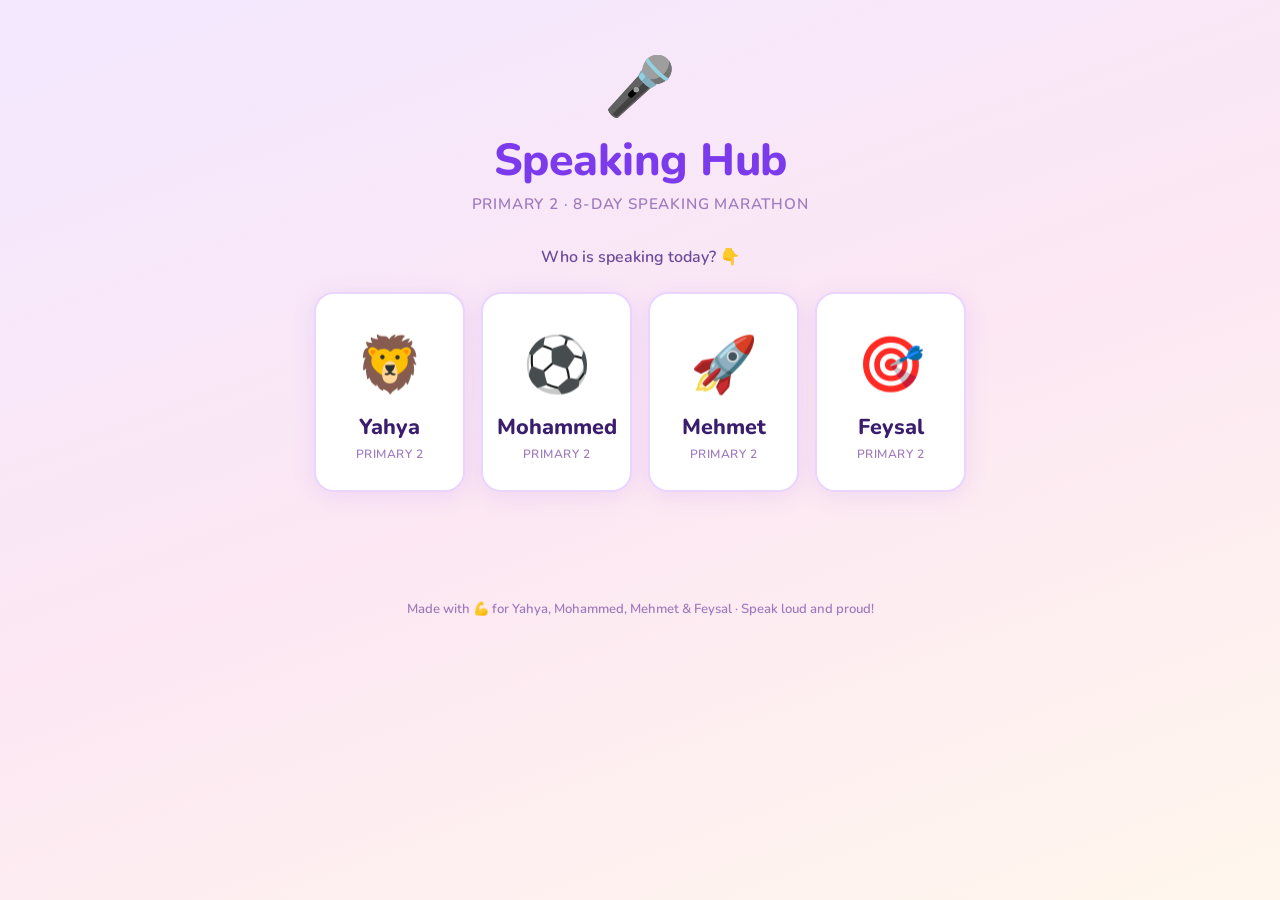
<file: speaking-hub.html>
<!DOCTYPE html>
<html lang="en">
<head>
  <meta charset="UTF-8" />
  <meta name="viewport" content="width=device-width, initial-scale=1.0" />
  <title>Speaking Hub · Primary 2</title>
  <link rel="preconnect" href="https://fonts.googleapis.com" />
  <link href="https://fonts.googleapis.com/css2?family=Nunito:wght@400;600;700;800&display=swap" rel="stylesheet" />
  <link rel="stylesheet" href="style.css" />
</head>
<body>

  <header>
    <div class="header-emoji">🎤</div>
    <h1>Speaking Hub</h1>
    <p class="subtitle">Primary 2 · 8-Day Speaking Marathon</p>
  </header>

  <section id="selector">
    <p class="selector-intro">Who is speaking today? 👇</p>

    <div class="student-cards four-up">

      <button class="student-card" data-student="yahya" data-password="yahya2026" data-greeting="Hello, Yahya!">
        <span class="student-card-emoji">🦁</span>
        <span class="student-card-text">
          <span class="student-card-name">Yahya</span>
          <span class="student-card-sub">Primary 2</span>
        </span>
      </button>

      <button class="student-card" data-student="Mohammed" data-password="mohammed2026" data-greeting="Hello, Mohammed!">
        <span class="student-card-emoji">⚽</span>
        <span class="student-card-text">
          <span class="student-card-name">Mohammed</span>
          <span class="student-card-sub">Primary 2</span>
        </span>
      </button>

      <button class="student-card" data-student="Mehmet" data-password="mehmet2026" data-greeting="Hello, Mehmet!">
        <span class="student-card-emoji">🚀</span>
        <span class="student-card-text">
          <span class="student-card-name">Mehmet</span>
          <span class="student-card-sub">Primary 2</span>
        </span>
      </button>

      <button class="student-card" data-student="Feysal" data-password="feysal2026" data-greeting="Hello, Feysal!">
        <span class="student-card-emoji">🎯</span>
        <span class="student-card-text">
          <span class="student-card-name">Feysal</span>
          <span class="student-card-sub">Primary 2</span>
        </span>
      </button>

    </div>

    <div id="password-box" style="display:none">
      <p id="password-prompt" class="password-prompt"></p>
      <div class="password-input-row">
        <input id="password-field" type="password" autocomplete="off"
               placeholder="Enter password…" />
        <button id="enter-btn" aria-label="Go">→</button>
      </div>
      <p id="password-error" class="password-error" style="display:none">
        ❌ Wrong password. Try again!
      </p>
    </div>
  </section>

  <footer>
    <p>Made with 💪 for Yahya, Mohammed, Mehmet &amp; Feysal · Speak loud and proud!</p>
  </footer>

  <script>
    let selectedStudent = null;
    let selectedPassword = null;

    const passwordBox    = document.getElementById("password-box");
    const passwordField  = document.getElementById("password-field");
    const passwordError  = document.getElementById("password-error");
    const passwordPrompt = document.getElementById("password-prompt");
    const enterBtn       = document.getElementById("enter-btn");

    document.querySelectorAll(".student-card").forEach(card => {
      card.addEventListener("click", () => {
        document.querySelectorAll(".student-card").forEach(c => c.classList.remove("selected"));
        card.classList.add("selected");

        selectedStudent  = card.dataset.student;
        selectedPassword = card.dataset.password;

        passwordPrompt.textContent = card.dataset.greeting + " Enter your password:";
        passwordError.style.display = "none";
        passwordField.value = "";
        passwordBox.style.display = "block";
        passwordField.focus();
      });
    });

    function tryLogin() {
      if (!selectedStudent) return;
      if (passwordField.value === selectedPassword) {
        sessionStorage.setItem("speakingStudent", selectedStudent);
        window.location.href = "speaking-app.html";
      } else {
        passwordError.style.display = "block";
        passwordField.value = "";
        passwordBox.classList.remove("shake");
        void passwordBox.offsetWidth;
        passwordBox.classList.add("shake");
        passwordBox.addEventListener("animationend", () => {
          passwordBox.classList.remove("shake");
        }, { once: true });
        passwordField.focus();
      }
    }

    enterBtn.addEventListener("click", tryLogin);
    passwordField.addEventListener("keydown", e => {
      if (e.key === "Enter") tryLogin();
    });
  </script>

</body>
</html>
</file>
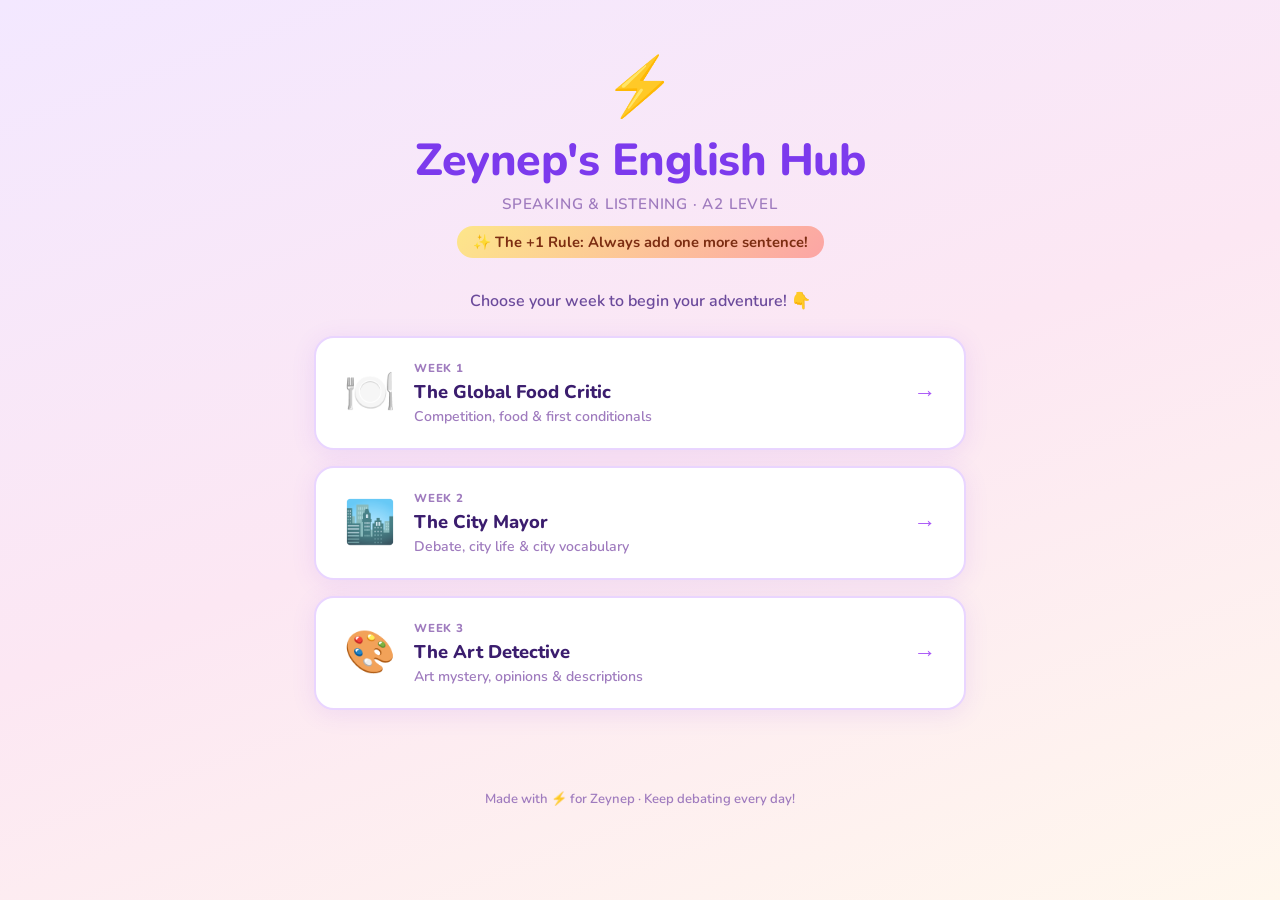
<file: zeynep.html>
<!DOCTYPE html>
<html lang="en">
<head>
  <meta charset="UTF-8" />
  <meta name="viewport" content="width=device-width, initial-scale=1.0" />
  <title>Zeynep's English Hub</title>
  <link rel="preconnect" href="https://fonts.googleapis.com" />
  <link href="https://fonts.googleapis.com/css2?family=Nunito:wght@400;600;700;800&display=swap" rel="stylesheet" />
  <link rel="stylesheet" href="style.css" />
</head>
<body>

  <!-- ═══════════════════════════════════════
       HEADER
  ═══════════════════════════════════════ -->
  <header>
    <div class="header-emoji">⚡</div>
    <h1>Zeynep's English Hub</h1>
    <p class="subtitle">Speaking &amp; Listening · A2 Level</p>
    <p class="golden-rule">✨ The +1 Rule: Always add one more sentence!</p>
  </header>

  <!-- ═══════════════════════════════════════
       LANDING — WEEK SELECTOR
  ═══════════════════════════════════════ -->
  <section id="landing">
    <p class="landing-intro">Choose your week to begin your adventure! 👇</p>

    <div class="week-cards">

      <button class="week-card" data-week="1">
        <span class="week-card-emoji">🍽️</span>
        <span class="week-card-text">
          <span class="week-card-number">Week 1</span>
          <span class="week-card-title">The Global Food Critic</span>
          <span class="week-card-desc">Competition, food &amp; first conditionals</span>
        </span>
        <span class="week-card-arrow">→</span>
      </button>

      <button class="week-card" data-week="2">
        <span class="week-card-emoji">🏙️</span>
        <span class="week-card-text">
          <span class="week-card-number">Week 2</span>
          <span class="week-card-title">The City Mayor</span>
          <span class="week-card-desc">Debate, city life &amp; city vocabulary</span>
        </span>
        <span class="week-card-arrow">→</span>
      </button>

      <button class="week-card" data-week="3">
        <span class="week-card-emoji">🎨</span>
        <span class="week-card-text">
          <span class="week-card-number">Week 3</span>
          <span class="week-card-title">The Art Detective</span>
          <span class="week-card-desc">Art mystery, opinions &amp; descriptions</span>
        </span>
        <span class="week-card-arrow">→</span>
      </button>

    </div>
  </section>

  <!-- ═══════════════════════════════════════
       WEEK VIEW
  ═══════════════════════════════════════ -->
  <section id="week-view" style="display:none">

    <div class="week-view-header">
      <button id="back-btn" class="back-btn">← Back</button>
      <div id="week-view-title" class="week-view-title"></div>
    </div>

    <!-- DAY TABS -->
    <nav class="day-tabs" role="tablist" aria-label="Days of the week">
      <button class="tab active" data-day="monday"    role="tab" aria-selected="true" ><span class="tab-icon">1</span><span class="tab-label">Mon</span></button>
      <button class="tab"        data-day="tuesday"   role="tab" aria-selected="false"><span class="tab-icon">2</span><span class="tab-label">Tue</span></button>
      <button class="tab"        data-day="wednesday" role="tab" aria-selected="false"><span class="tab-icon">3</span><span class="tab-label">Wed</span></button>
      <button class="tab"        data-day="thursday"  role="tab" aria-selected="false"><span class="tab-icon">4</span><span class="tab-label">Thu</span></button>
      <button class="tab"        data-day="friday"    role="tab" aria-selected="false"><span class="tab-icon">5</span><span class="tab-label">Fri</span></button>
    </nav>

    <main>

      <!-- ─────────────────────────────────
           WEEK 1 — The Global Food Critic
      ───────────────────────────────── -->

      <!-- W1 Monday -->
      <section class="day-card active" id="card-w1-monday" data-week="1" data-day="monday">
        <div class="card-header">
          <span class="day-badge">Monday</span>
          <span class="live-badge">🎥 Live Class</span>
          <span class="done-badge" id="done-w1-monday" style="display:none">✅ Done!</span>
        </div>
        <h2>👨‍🍳 The Masterchef Kitchen!</h2>
        <p class="grammar-tag">Grammar: <strong>Zero Conditional — If you mix this, it makes…</strong></p>

        <div class="section-block live-block">
          <div class="section-label">🎥 Live Class Activity</div>
          <p>Watch a MasterChef Junior clip together. The <strong>30-Second Challenge</strong>: pause the video and ask Zeynep: <em>"What are they cooking? What ingredients are on the table? Go!"</em></p>
          <p>Practice Zero Conditionals together: <em>"If you add too much salt, it tastes terrible!"</em></p>
        </div>

        <div class="section-block task-block">
          <div class="section-label">📝 Your Voice Note Task</div>
          <p>You are in MasterChef! Tell me about your <strong>signature dish</strong>.</p>
          <ul class="task-prompts">
            <li>What is your dish called?</li>
            <li>Tell me <strong>3 ingredients</strong> in it</li>
            <li>Use: <em>"If you eat this, you will love it!"</em></li>
          </ul>
          <p class="reminder">⏱ The 30-second challenge: say as much as you can! ⚡</p>
        </div>

        <div class="section-block record-block">
          <div class="section-label">🎙 Record Your Voice Note</div>
          <div class="recorder" id="recorder-w1-monday">
            <button class="record-btn" id="recordBtn-w1-monday"><span class="record-icon">🎙</span><span class="record-label">Tap to Record</span></button>
            <div class="timer" id="timer-w1-monday" style="display:none">⏺ Recording… <span class="timer-count">0:00</span></div>
            <audio class="playback" id="playback-w1-monday" controls style="display:none"></audio>
            <button class="submit-btn" id="submitBtn-w1-monday" style="display:none">✓ Submit to Teacher</button>
            <div class="status-msg" id="status-w1-monday"></div>
          </div>
        </div>
      </section>

      <!-- W1 Tuesday -->
      <section class="day-card" id="card-w1-tuesday" data-week="1" data-day="tuesday">
        <div class="card-header">
          <span class="day-badge">Tuesday</span>
          <span class="done-badge" id="done-w1-tuesday" style="display:none">✅ Done!</span>
        </div>
        <h2>🌍 Kids Try Food From Around the World</h2>
        <p class="grammar-tag">Grammar: <strong>First Conditional — If you go to Japan, you will…</strong></p>

        <div class="section-block listen-block">
          <div class="section-label">📺 Watch This First</div>
          <p>Watch kids trying food from different countries. What do they like? What do they hate?</p>
          <a class="video-btn" href="https://www.youtube.com/watch?v=JGjeaHe7GkY" target="_blank" rel="noopener">▶ American Kids Try Food From Around the World</a>
        </div>

        <div class="section-block task-block">
          <div class="section-label">📝 Your Voice Note Task</div>
          <p>The kids tried Japanese food. Now tell me about <strong>you</strong>!</p>
          <ul class="task-prompts">
            <li>If you go to Japan, what <strong>will</strong> you eat?</li>
            <li>Tell me one food you <strong>love</strong> and one food you <strong>hate</strong></li>
          </ul>
          <p class="reminder">Example: <em>"If I go to Japan, I will try sushi. I love baklava but I hate liver!"</em> ⚡</p>
        </div>

        <div class="section-block record-block">
          <div class="section-label">🎙 Record Your Voice Note</div>
          <div class="recorder" id="recorder-w1-tuesday">
            <button class="record-btn" id="recordBtn-w1-tuesday"><span class="record-icon">🎙</span><span class="record-label">Tap to Record</span></button>
            <div class="timer" id="timer-w1-tuesday" style="display:none">⏺ Recording… <span class="timer-count">0:00</span></div>
            <audio class="playback" id="playback-w1-tuesday" controls style="display:none"></audio>
            <button class="submit-btn" id="submitBtn-w1-tuesday" style="display:none">✓ Submit to Teacher</button>
            <div class="status-msg" id="status-w1-tuesday"></div>
          </div>
        </div>
      </section>

      <!-- W1 Wednesday -->
      <section class="day-card" id="card-w1-wednesday" data-week="1" data-day="wednesday">
        <div class="card-header">
          <span class="day-badge">Wednesday</span>
          <span class="done-badge" id="done-w1-wednesday" style="display:none">✅ Done!</span>
        </div>
        <h2>🍽️ The Worst Food Critic in Istanbul!</h2>
        <p class="grammar-tag">Grammar: <strong>Present Simple — it is, it has, it tastes…</strong></p>

        <div class="section-block listen-block">
          <div class="section-label">📺 Watch This First</div>
          <p>Listen to how people order food and complain at a restaurant. Notice the phrases they use!</p>
          <a class="video-btn" href="https://www.youtube.com/watch?v=ki2m6Sr3UAU" target="_blank" rel="noopener">▶ Ordering at a Restaurant · Everyday English</a>
        </div>

        <div class="section-block task-block">
          <div class="section-label">📝 Your Voice Note Task</div>
          <p>You are the <strong>worst food critic in Istanbul</strong>. NOTHING is good tonight! 😤</p>
          <ul class="task-prompts">
            <li>What restaurant are you in?</li>
            <li>What is wrong with the food?</li>
            <li>Complain about at least <strong>2 things</strong></li>
          </ul>
          <p class="reminder">Example: <em>"The soup is cold! The bread is too hard! If the chef cooks like this, nobody will come!"</em> ⚡</p>
        </div>

        <div class="section-block record-block">
          <div class="section-label">🎙 Record Your Voice Note</div>
          <div class="recorder" id="recorder-w1-wednesday">
            <button class="record-btn" id="recordBtn-w1-wednesday"><span class="record-icon">🎙</span><span class="record-label">Tap to Record</span></button>
            <div class="timer" id="timer-w1-wednesday" style="display:none">⏺ Recording… <span class="timer-count">0:00</span></div>
            <audio class="playback" id="playback-w1-wednesday" controls style="display:none"></audio>
            <button class="submit-btn" id="submitBtn-w1-wednesday" style="display:none">✓ Submit to Teacher</button>
            <div class="status-msg" id="status-w1-wednesday"></div>
          </div>
        </div>
      </section>

      <!-- W1 Thursday -->
      <section class="day-card" id="card-w1-thursday" data-week="1" data-day="thursday">
        <div class="card-header">
          <span class="day-badge">Thursday</span>
          <span class="live-badge">🎥 Live Class</span>
          <span class="done-badge" id="done-w1-thursday" style="display:none">✅ Done!</span>
        </div>
        <h2>🧾 The Restaurant Roleplay</h2>
        <p class="grammar-tag">Grammar: <strong>Can I have…? If I order the pizza, does it have…?</strong></p>

        <div class="section-block live-block">
          <div class="section-label">🎥 Live Class Activity</div>
          <p>Roleplay at a very weird restaurant! The menu has strange dishes like <em>"Spider Soup"</em> and <em>"Chocolate Pizza"</em>. Your teacher is the waiter.</p>
          <p>Practice ordering, asking questions, and complaining: <em>"Can I have the pasta? If I order this, does it have mushrooms? I don't like mushrooms!"</em></p>
        </div>

        <div class="section-block task-block">
          <div class="section-label">📝 Your Voice Note Task</div>
          <p>Design your <strong>dream restaurant menu</strong>!</p>
          <ul class="task-prompts">
            <li>What is the <strong>starter</strong>?</li>
            <li>What is the <strong>main course</strong>?</li>
            <li>What is the <strong>dessert</strong>?</li>
          </ul>
          <p class="reminder">Example: <em>"My starter is tomato soup. My main course is grilled chicken. My dessert is chocolate cake — if you eat it, you will be very happy!"</em> ⚡</p>
        </div>

        <div class="section-block record-block">
          <div class="section-label">🎙 Record Your Voice Note</div>
          <div class="recorder" id="recorder-w1-thursday">
            <button class="record-btn" id="recordBtn-w1-thursday"><span class="record-icon">🎙</span><span class="record-label">Tap to Record</span></button>
            <div class="timer" id="timer-w1-thursday" style="display:none">⏺ Recording… <span class="timer-count">0:00</span></div>
            <audio class="playback" id="playback-w1-thursday" controls style="display:none"></audio>
            <button class="submit-btn" id="submitBtn-w1-thursday" style="display:none">✓ Submit to Teacher</button>
            <div class="status-msg" id="status-w1-thursday"></div>
          </div>
        </div>
      </section>

      <!-- W1 Friday -->
      <section class="day-card" id="card-w1-friday" data-week="1" data-day="friday">
        <div class="card-header">
          <span class="day-badge">Friday</span>
          <span class="done-badge" id="done-w1-friday" style="display:none">✅ Done!</span>
        </div>
        <h2>🍫 One Food for the Whole Weekend!</h2>
        <p class="grammar-tag">Grammar: <strong>First Conditional — If I can only eat ONE food, I will…</strong></p>

        <div class="section-block task-block">
          <div class="section-label">📝 Your Voice Note Task</div>
          <p>It is Friday and you have a big decision to make! 🤔</p>
          <ul class="task-prompts">
            <li>If you can only eat <strong>ONE food</strong> for the whole weekend, what will you choose?</li>
            <li>Give me <strong>two reasons</strong> why</li>
          </ul>
          <p class="reminder">Example: <em>"If I can only eat one food, I will choose pizza. If I eat pizza every day, I will be very happy. Also, pizza has cheese and I love cheese!"</em> ⚡</p>
        </div>

        <div class="section-block record-block">
          <div class="section-label">🎙 Record Your Voice Note</div>
          <div class="recorder" id="recorder-w1-friday">
            <button class="record-btn" id="recordBtn-w1-friday"><span class="record-icon">🎙</span><span class="record-label">Tap to Record</span></button>
            <div class="timer" id="timer-w1-friday" style="display:none">⏺ Recording… <span class="timer-count">0:00</span></div>
            <audio class="playback" id="playback-w1-friday" controls style="display:none"></audio>
            <button class="submit-btn" id="submitBtn-w1-friday" style="display:none">✓ Submit to Teacher</button>
            <div class="status-msg" id="status-w1-friday"></div>
          </div>
        </div>
      </section>

      <!-- ─────────────────────────────────
           WEEK 2 — The City Mayor
      ───────────────────────────────── -->

      <!-- W2 Monday -->
      <section class="day-card" id="card-w2-monday" data-week="2" data-day="monday">
        <div class="card-header">
          <span class="day-badge">Monday</span>
          <span class="live-badge">🎥 Live Class</span>
          <span class="done-badge" id="done-w2-monday" style="display:none">✅ Done!</span>
        </div>
        <h2>🗺️ Welcome to Zeynep-Topia!</h2>
        <p class="grammar-tag">Grammar: <strong>Prepositions + Conditionals — If we put the school here…</strong></p>

        <div class="section-block live-block">
          <div class="section-label">🎥 Live Class Activity</div>
          <p>You are designing a city together on a blank map! Place the buildings and use prepositions and conditionals:</p>
          <p><em>"Where is the hospital? If we put the school here, where will the park be? The park is next to the school and in front of the library."</em></p>
        </div>

        <div class="section-block task-block">
          <div class="section-label">📝 Your Voice Note Task</div>
          <p>You are the <strong>Mayor of Istanbul</strong> for one day! 🏛️</p>
          <ul class="task-prompts">
            <li>What is your <strong>first new rule</strong> for the city?</li>
            <li>Use: <em>"If I am Mayor, I will…"</em></li>
          </ul>
          <p class="reminder">Example: <em>"If I am Mayor, I will build a big park near the Bosphorus. If there is a park, children will be happy!"</em> ⚡</p>
        </div>

        <div class="section-block record-block">
          <div class="section-label">🎙 Record Your Voice Note</div>
          <div class="recorder" id="recorder-w2-monday">
            <button class="record-btn" id="recordBtn-w2-monday"><span class="record-icon">🎙</span><span class="record-label">Tap to Record</span></button>
            <div class="timer" id="timer-w2-monday" style="display:none">⏺ Recording… <span class="timer-count">0:00</span></div>
            <audio class="playback" id="playback-w2-monday" controls style="display:none"></audio>
            <button class="submit-btn" id="submitBtn-w2-monday" style="display:none">✓ Submit to Teacher</button>
            <div class="status-msg" id="status-w2-monday"></div>
          </div>
        </div>
      </section>

      <!-- W2 Tuesday -->
      <section class="day-card" id="card-w2-tuesday" data-week="2" data-day="tuesday">
        <div class="card-header">
          <span class="day-badge">Tuesday</span>
          <span class="done-badge" id="done-w2-tuesday" style="display:none">✅ Done!</span>
        </div>
        <h2>🎬 City Vocabulary in the Real World</h2>
        <p class="grammar-tag">Grammar: <strong>There is / There are · It has… It is next to…</strong></p>

        <div class="section-block listen-block">
          <div class="section-label">📺 Watch This First</div>
          <p>Watch a real walk through a city. Look at the buildings, the streets, and the people. Listen to how she describes them!</p>
          <a class="video-btn" href="https://www.youtube.com/watch?v=v1As2lKCBGU" target="_blank" rel="noopener">▶ City Vocabulary in English ft. Miami</a>
        </div>

        <div class="section-block task-block">
          <div class="section-label">📝 Your Voice Note Task</div>
          <p>Now it is a debate! Which city is better?</p>
          <ul class="task-prompts">
            <li>Is the video city better, or is <strong>Istanbul</strong> better?</li>
            <li>Give me <strong>two reasons</strong></li>
          </ul>
          <p class="reminder">Example: <em>"Istanbul is better because it has the Bosphorus. Also, the food in Istanbul is more delicious!"</em> ⚡</p>
        </div>

        <div class="section-block record-block">
          <div class="section-label">🎙 Record Your Voice Note</div>
          <div class="recorder" id="recorder-w2-tuesday">
            <button class="record-btn" id="recordBtn-w2-tuesday"><span class="record-icon">🎙</span><span class="record-label">Tap to Record</span></button>
            <div class="timer" id="timer-w2-tuesday" style="display:none">⏺ Recording… <span class="timer-count">0:00</span></div>
            <audio class="playback" id="playback-w2-tuesday" controls style="display:none"></audio>
            <button class="submit-btn" id="submitBtn-w2-tuesday" style="display:none">✓ Submit to Teacher</button>
            <div class="status-msg" id="status-w2-tuesday"></div>
          </div>
        </div>
      </section>

      <!-- W2 Wednesday -->
      <section class="day-card" id="card-w2-wednesday" data-week="2" data-day="wednesday">
        <div class="card-header">
          <span class="day-badge">Wednesday</span>
          <span class="done-badge" id="done-w2-wednesday" style="display:none">✅ Done!</span>
        </div>
        <h2>🌳 City vs. Countryside — Debate Time!</h2>
        <p class="grammar-tag">Grammar: <strong>First Conditional — If I live in the city, I will…</strong></p>

        <div class="section-block listen-block">
          <div class="section-label">📺 Watch This First</div>
          <p>Watch and listen to city vocabulary. What places do you see?</p>
          <a class="video-btn" href="https://www.youtube.com/watch?v=SxcFXDeH4uU" target="_blank" rel="noopener">▶ Places Vocabulary in English</a>
        </div>

        <div class="section-block task-block">
          <div class="section-label">📝 Your Voice Note Task — DEBATE!</div>
          <p>Your teacher says: <em>"The countryside is better because it is quiet and clean."</em></p>
          <ul class="task-prompts">
            <li>Send a voice note telling me why I am <strong>WRONG</strong>! 😄</li>
            <li>Use: <em>"If you live in the countryside, you will…"</em></li>
            <li>Give at least <strong>two arguments</strong> for the city</li>
          </ul>
          <p class="reminder">Example: <em>"You are wrong! If you live in the countryside, you will be bored. The city has shops, cinemas, and friends!"</em> ⚡</p>
        </div>

        <div class="section-block record-block">
          <div class="section-label">🎙 Record Your Voice Note</div>
          <div class="recorder" id="recorder-w2-wednesday">
            <button class="record-btn" id="recordBtn-w2-wednesday"><span class="record-icon">🎙</span><span class="record-label">Tap to Record</span></button>
            <div class="timer" id="timer-w2-wednesday" style="display:none">⏺ Recording… <span class="timer-count">0:00</span></div>
            <audio class="playback" id="playback-w2-wednesday" controls style="display:none"></audio>
            <button class="submit-btn" id="submitBtn-w2-wednesday" style="display:none">✓ Submit to Teacher</button>
            <div class="status-msg" id="status-w2-wednesday"></div>
          </div>
        </div>
      </section>

      <!-- W2 Thursday -->
      <section class="day-card" id="card-w2-thursday" data-week="2" data-day="thursday">
        <div class="card-header">
          <span class="day-badge">Thursday</span>
          <span class="live-badge">🎥 Live Class</span>
          <span class="done-badge" id="done-w2-thursday" style="display:none">✅ Done!</span>
        </div>
        <h2>🗼 The Great Tourist Guide!</h2>
        <p class="grammar-tag">Grammar: <strong>Imperatives + Prepositions — Go to…, Turn left at…, You must see…</strong></p>

        <div class="section-block live-block">
          <div class="section-label">🎥 Live Class Activity</div>
          <p>Your teacher is a clueless tourist in Istanbul! Zeynep must give directions and recommendations using pictures of famous places (Galata Tower, Bosphorus, Grand Bazaar).</p>
          <p><em>"I want to eat fish and see the water — where do I go? How do I get there?"</em></p>
        </div>

        <div class="section-block task-block">
          <div class="section-label">📝 Your Voice Note Task</div>
          <p>A tourist has only <strong>ONE day</strong> in Istanbul!</p>
          <ul class="task-prompts">
            <li>What are the <strong>3 things</strong> they MUST do?</li>
            <li>Use: <em>"You must go to…", "First go to… then…"</em></li>
          </ul>
          <p class="reminder">Example: <em>"First, you must go to the Grand Bazaar. Then, go to the Bosphorus. If you have time, you must eat a simit!"</em> ⚡</p>
        </div>

        <div class="section-block record-block">
          <div class="section-label">🎙 Record Your Voice Note</div>
          <div class="recorder" id="recorder-w2-thursday">
            <button class="record-btn" id="recordBtn-w2-thursday"><span class="record-icon">🎙</span><span class="record-label">Tap to Record</span></button>
            <div class="timer" id="timer-w2-thursday" style="display:none">⏺ Recording… <span class="timer-count">0:00</span></div>
            <audio class="playback" id="playback-w2-thursday" controls style="display:none"></audio>
            <button class="submit-btn" id="submitBtn-w2-thursday" style="display:none">✓ Submit to Teacher</button>
            <div class="status-msg" id="status-w2-thursday"></div>
          </div>
        </div>
      </section>

      <!-- W2 Friday -->
      <section class="day-card" id="card-w2-friday" data-week="2" data-day="friday">
        <div class="card-header">
          <span class="day-badge">Friday</span>
          <span class="done-badge" id="done-w2-friday" style="display:none">✅ Done!</span>
        </div>
        <h2>🎡 Build a Theme Park in Istanbul!</h2>
        <p class="grammar-tag">Grammar: <strong>First Conditional — If you build a park, there will be…</strong></p>

        <div class="section-block task-block">
          <div class="section-label">📝 Your Voice Note Task</div>
          <p>You have one million euros and you are building a <strong>theme park</strong> in the center of Istanbul! 🎢</p>
          <ul class="task-prompts">
            <li>What <strong>rides</strong> will be inside it?</li>
            <li>What will people eat there?</li>
            <li>Use: <em>"If you come to my park, you will…"</em></li>
          </ul>
          <p class="reminder">Example: <em>"My theme park is called Zeynep World. If you come, you will see a huge roller coaster. There will also be a chocolate river!"</em> ⚡</p>
        </div>

        <div class="section-block record-block">
          <div class="section-label">🎙 Record Your Voice Note</div>
          <div class="recorder" id="recorder-w2-friday">
            <button class="record-btn" id="recordBtn-w2-friday"><span class="record-icon">🎙</span><span class="record-label">Tap to Record</span></button>
            <div class="timer" id="timer-w2-friday" style="display:none">⏺ Recording… <span class="timer-count">0:00</span></div>
            <audio class="playback" id="playback-w2-friday" controls style="display:none"></audio>
            <button class="submit-btn" id="submitBtn-w2-friday" style="display:none">✓ Submit to Teacher</button>
            <div class="status-msg" id="status-w2-friday"></div>
          </div>
        </div>
      </section>

      <!-- ─────────────────────────────────
           WEEK 3 — The Art Detective
      ───────────────────────────────── -->

      <!-- W3 Monday -->
      <section class="day-card" id="card-w3-monday" data-week="3" data-day="monday">
        <div class="card-header">
          <span class="day-badge">Monday</span>
          <span class="live-badge">🎥 Live Class</span>
          <span class="done-badge" id="done-w3-monday" style="display:none">✅ Done!</span>
        </div>
        <h2>🖼️ The Stolen Painting!</h2>
        <p class="grammar-tag">Grammar: <strong>There is / There are · Prepositions · Description</strong></p>

        <div class="section-block live-block">
          <div class="section-label">🎥 Live Class Activity</div>
          <p>Look at a famous, busy painting together (like <em>A Sunday on La Grande Jatte</em> by Seurat). Someone has stolen it — the police need a witness description!</p>
          <p>Rapid-fire questions: <em>"What is the woman holding? How many dogs are there? What color is the man's hat? Where is the child?"</em></p>
        </div>

        <div class="section-block task-block">
          <div class="section-label">📝 Your Voice Note Task</div>
          <p>The thief left a painting in <strong>your house</strong>! Look around your room.</p>
          <ul class="task-prompts">
            <li>Describe a piece of art, a <strong>poster</strong>, or a <strong>photo</strong> on your wall</li>
            <li>What do you see in it? What colors? What people or objects?</li>
          </ul>
          <p class="reminder">Example: <em>"On my wall there is a poster of a city. There are tall buildings and a blue sky. The buildings are next to a river."</em> ⚡</p>
        </div>

        <div class="section-block record-block">
          <div class="section-label">🎙 Record Your Voice Note</div>
          <div class="recorder" id="recorder-w3-monday">
            <button class="record-btn" id="recordBtn-w3-monday"><span class="record-icon">🎙</span><span class="record-label">Tap to Record</span></button>
            <div class="timer" id="timer-w3-monday" style="display:none">⏺ Recording… <span class="timer-count">0:00</span></div>
            <audio class="playback" id="playback-w3-monday" controls style="display:none"></audio>
            <button class="submit-btn" id="submitBtn-w3-monday" style="display:none">✓ Submit to Teacher</button>
            <div class="status-msg" id="status-w3-monday"></div>
          </div>
        </div>
      </section>

      <!-- W3 Tuesday -->
      <section class="day-card" id="card-w3-tuesday" data-week="3" data-day="tuesday">
        <div class="card-header">
          <span class="day-badge">Tuesday</span>
          <span class="done-badge" id="done-w3-tuesday" style="display:none">✅ Done!</span>
        </div>
        <h2>🎨 Famous Painters for Kids</h2>
        <p class="grammar-tag">Grammar: <strong>First Conditional — If I have a million dollars, I will…</strong></p>

        <div class="section-block listen-block">
          <div class="section-label">📺 Watch This First</div>
          <p>Learn about Picasso, Dalí, and Van Gogh! Watch their famous paintings and listen to their stories.</p>
          <a class="video-btn" href="https://www.youtube.com/watch?v=HroALgGMpyA" target="_blank" rel="noopener">▶ Famous Painters for Kids — Picasso, Dalí, Van Gogh</a>
        </div>

        <div class="section-block task-block">
          <div class="section-label">📝 Your Voice Note Task</div>
          <p>A Van Gogh painting just sold for 90 million dollars!</p>
          <ul class="task-prompts">
            <li>If you have <strong>1 million dollars</strong>, will you buy a Van Gogh painting or a huge house?</li>
            <li>Tell me <strong>why</strong>!</li>
          </ul>
          <p class="reminder">Example: <em>"If I have 1 million dollars, I will buy a huge house because I can invite all my friends. A painting is beautiful but I cannot live in it!"</em> ⚡</p>
        </div>

        <div class="section-block record-block">
          <div class="section-label">🎙 Record Your Voice Note</div>
          <div class="recorder" id="recorder-w3-tuesday">
            <button class="record-btn" id="recordBtn-w3-tuesday"><span class="record-icon">🎙</span><span class="record-label">Tap to Record</span></button>
            <div class="timer" id="timer-w3-tuesday" style="display:none">⏺ Recording… <span class="timer-count">0:00</span></div>
            <audio class="playback" id="playback-w3-tuesday" controls style="display:none"></audio>
            <button class="submit-btn" id="submitBtn-w3-tuesday" style="display:none">✓ Submit to Teacher</button>
            <div class="status-msg" id="status-w3-tuesday"></div>
          </div>
        </div>
      </section>

      <!-- W3 Wednesday -->
      <section class="day-card" id="card-w3-wednesday" data-week="3" data-day="wednesday">
        <div class="card-header">
          <span class="day-badge">Wednesday</span>
          <span class="done-badge" id="done-w3-wednesday" style="display:none">✅ Done!</span>
        </div>
        <h2>🖌️ Mix the Colors!</h2>
        <p class="grammar-tag">Grammar: <strong>Colors · Present Continuous — I am drawing, I use…</strong></p>

        <div class="section-block listen-block">
          <div class="section-label">📺 Watch This First</div>
          <p>Learn about the Japanese artist Hokusai and his famous painting <em>The Great Wave</em>. Look at the colors and shapes!</p>
          <a class="video-btn" href="https://www.youtube.com/watch?v=kpHdCHThuzU" target="_blank" rel="noopener">▶ Katsushika Hokusai — Art History for Kids</a>
        </div>

        <div class="section-block task-block">
          <div class="section-label">📝 Your Voice Note Task</div>
          <p>You are a <strong>famous artist</strong>! Tell me about your art.</p>
          <ul class="task-prompts">
            <li>What <strong>colors</strong> do you use the most?</li>
            <li>What do you like <strong>drawing or painting</strong>?</li>
          </ul>
          <p class="reminder">Example: <em>"I am a famous artist. I use blue and green the most because I love the sea. I am drawing a big wave like Hokusai!"</em> ⚡</p>
        </div>

        <div class="section-block record-block">
          <div class="section-label">🎙 Record Your Voice Note</div>
          <div class="recorder" id="recorder-w3-wednesday">
            <button class="record-btn" id="recordBtn-w3-wednesday"><span class="record-icon">🎙</span><span class="record-label">Tap to Record</span></button>
            <div class="timer" id="timer-w3-wednesday" style="display:none">⏺ Recording… <span class="timer-count">0:00</span></div>
            <audio class="playback" id="playback-w3-wednesday" controls style="display:none"></audio>
            <button class="submit-btn" id="submitBtn-w3-wednesday" style="display:none">✓ Submit to Teacher</button>
            <div class="status-msg" id="status-w3-wednesday"></div>
          </div>
        </div>
      </section>

      <!-- W3 Thursday -->
      <section class="day-card" id="card-w3-thursday" data-week="3" data-day="thursday">
        <div class="card-header">
          <span class="day-badge">Thursday</span>
          <span class="live-badge">🎥 Live Class</span>
          <span class="done-badge" id="done-w3-thursday" style="display:none">✅ Done!</span>
        </div>
        <h2>💰 The Art Auction!</h2>
        <p class="grammar-tag">Grammar: <strong>Adjectives + Opinions — It is beautiful / terrible because…</strong></p>

        <div class="section-block live-block">
          <div class="section-label">🎥 Live Class Activity</div>
          <p>Your teacher is an auctioneer trying to sell very weird, expensive modern art (a red square, a blank canvas, a banana taped to a wall).</p>
          <p>Zeynep must debate: <em>"It's just a red square! Why is it worth a million dollars? This is not art!"</em> — and the teacher must defend it!</p>
        </div>

        <div class="section-block task-block">
          <div class="section-label">📝 Your Voice Note Task</div>
          <p>Draw a quick 1-minute picture — anything you like! 🖍️</p>
          <ul class="task-prompts">
            <li>Send a <strong>photo</strong> of your drawing to your teacher</li>
            <li>Then send a <strong>voice note</strong> explaining what it is</li>
            <li>Use adjectives: <em>beautiful, strange, colorful, big, small…</em></li>
          </ul>
          <p class="reminder">Example: <em>"This is my drawing. It is a colorful bird. It is sitting on a big tree. I think it is beautiful!"</em> ⚡</p>
        </div>

        <div class="section-block record-block">
          <div class="section-label">🎙 Record Your Voice Note</div>
          <div class="recorder" id="recorder-w3-thursday">
            <button class="record-btn" id="recordBtn-w3-thursday"><span class="record-icon">🎙</span><span class="record-label">Tap to Record</span></button>
            <div class="timer" id="timer-w3-thursday" style="display:none">⏺ Recording… <span class="timer-count">0:00</span></div>
            <audio class="playback" id="playback-w3-thursday" controls style="display:none"></audio>
            <button class="submit-btn" id="submitBtn-w3-thursday" style="display:none">✓ Submit to Teacher</button>
            <div class="status-msg" id="status-w3-thursday"></div>
          </div>
        </div>
      </section>

      <!-- W3 Friday -->
      <section class="day-card" id="card-w3-friday" data-week="3" data-day="friday">
        <div class="card-header">
          <span class="day-badge">Friday</span>
          <span class="done-badge" id="done-w3-friday" style="display:none">✅ Done!</span>
        </div>
        <h2>🏙️ Street Art — Beautiful or Messy?</h2>
        <p class="grammar-tag">Grammar: <strong>Opinion language — I think…, In my opinion…, because…</strong></p>

        <div class="section-block task-block">
          <div class="section-label">📝 Your Voice Note Task — Final Challenge!</div>
          <p>Some people say street art is beautiful. Other people say it is messy and illegal. <strong>What do YOU think?</strong></p>
          <ul class="task-prompts">
            <li>Is street art <strong>beautiful</strong> or <strong>messy</strong>?</li>
            <li>Use: <em>"I think…", "In my opinion…", "because…"</em></li>
            <li>Give <strong>two reasons</strong> for your opinion</li>
          </ul>
          <p class="reminder">Example: <em>"In my opinion, street art is beautiful because it makes the city more colorful. I think artists should paint on boring grey walls!"</em> ⚡</p>
        </div>

        <div class="section-block record-block">
          <div class="section-label">🎙 Record Your Voice Note</div>
          <div class="recorder" id="recorder-w3-friday">
            <button class="record-btn" id="recordBtn-w3-friday"><span class="record-icon">🎙</span><span class="record-label">Tap to Record</span></button>
            <div class="timer" id="timer-w3-friday" style="display:none">⏺ Recording… <span class="timer-count">0:00</span></div>
            <audio class="playback" id="playback-w3-friday" controls style="display:none"></audio>
            <button class="submit-btn" id="submitBtn-w3-friday" style="display:none">✓ Submit to Teacher</button>
            <div class="status-msg" id="status-w3-friday"></div>
          </div>
        </div>
      </section>

    </main>
  </section><!-- /week-view -->

  <footer>
    <p>Made with ⚡ for Zeynep · Keep debating every day!</p>
  </footer>

  <script src="zeynep-script.js"></script>
</body>
</html>
</file>
<file: style.css>
/* =========================================
   BILGE'S ENGLISH HUB — style.css
   Soft pastel, mobile-first
   ========================================= */

/* --- Reset & Base --- */
*, *::before, *::after {
  box-sizing: border-box;
  margin: 0;
  padding: 0;
}

:root {
  --lavender:    #f3e8ff;
  --blush:       #fce7f3;
  --cream:       #fff7ed;
  --mint:        #ecfdf5;
  --purple:      #7c3aed;
  --purple-mid:  #a855f7;
  --purple-light:#e9d5ff;
  --pink:        #ec4899;
  --pink-light:  #fce7f3;
  --text-dark:   #3b1d6e;
  --text-mid:    #6b4a9b;
  --text-soft:   #9f7bbe;
  --white:       #ffffff;
  --shadow:      0 4px 24px rgba(124, 58, 237, 0.10);
  --radius:      20px;
  --radius-sm:   12px;
}

html {
  font-size: 16px;
  scroll-behavior: smooth;
}

body {
  font-family: 'Nunito', sans-serif;
  background: linear-gradient(160deg, var(--lavender) 0%, var(--blush) 50%, var(--cream) 100%);
  min-height: 100vh;
  color: var(--text-dark);
  padding-bottom: 48px;
}

/* --- Header --- */
header {
  text-align: center;
  padding: 36px 20px 24px;
}

.header-emoji {
  font-size: 2.8rem;
  margin-bottom: 8px;
  animation: float 3s ease-in-out infinite;
}

@keyframes float {
  0%, 100% { transform: translateY(0); }
  50%       { transform: translateY(-6px); }
}

header h1 {
  font-size: 1.9rem;
  font-weight: 800;
  color: var(--purple);
  letter-spacing: -0.5px;
  line-height: 1.2;
}

.subtitle {
  margin-top: 6px;
  font-size: 0.9rem;
  color: var(--text-soft);
  font-weight: 600;
  text-transform: uppercase;
  letter-spacing: 0.8px;
}

.golden-rule {
  margin-top: 12px;
  display: inline-block;
  background: linear-gradient(135deg, #fde68a, #fca5a5);
  color: #7c2d12;
  font-size: 0.85rem;
  font-weight: 700;
  padding: 6px 16px;
  border-radius: 30px;
}

/* --- Landing --- */
#landing {
  padding: 0 16px 40px;
  max-width: 600px;
  margin: 0 auto;
}

.landing-intro {
  text-align: center;
  font-size: 1rem;
  color: var(--text-mid);
  font-weight: 600;
  margin-bottom: 24px;
}

.week-cards {
  display: flex;
  flex-direction: column;
  gap: 16px;
}

.week-card {
  display: flex;
  align-items: center;
  gap: 16px;
  background: var(--white);
  border: 2px solid var(--purple-light);
  border-radius: var(--radius);
  padding: 18px 20px;
  cursor: pointer;
  text-align: left;
  font-family: 'Nunito', sans-serif;
  box-shadow: var(--shadow);
  transition: transform 0.18s ease, border-color 0.18s ease, box-shadow 0.18s ease;
}

.week-card:hover {
  transform: translateY(-3px);
  border-color: var(--purple-mid);
  box-shadow: 0 8px 32px rgba(124, 58, 237, 0.18);
}

.week-card:active { transform: scale(0.98); }

.week-card-emoji {
  font-size: 2.2rem;
  flex-shrink: 0;
}

.week-card-text {
  flex: 1;
  display: flex;
  flex-direction: column;
  gap: 3px;
}

.week-card-number {
  font-size: 0.72rem;
  font-weight: 800;
  text-transform: uppercase;
  letter-spacing: 0.8px;
  color: var(--text-soft);
}

.week-card-title {
  font-size: 1.05rem;
  font-weight: 800;
  color: var(--text-dark);
}

.week-card-desc {
  font-size: 0.82rem;
  color: var(--text-soft);
  font-weight: 600;
}

.week-card-arrow {
  font-size: 1.4rem;
  color: var(--purple-mid);
  flex-shrink: 0;
  transition: transform 0.18s ease;
}

.week-card:hover .week-card-arrow {
  transform: translateX(4px);
}

/* --- Week View Header --- */
.week-view-header {
  display: flex;
  align-items: center;
  gap: 12px;
  padding: 12px 16px 16px;
  max-width: 560px;
  margin: 0 auto;
}

.back-btn {
  background: var(--white);
  border: 2px solid var(--purple-light);
  border-radius: var(--radius-sm);
  color: var(--purple);
  font-family: 'Nunito', sans-serif;
  font-size: 0.85rem;
  font-weight: 700;
  padding: 8px 14px;
  cursor: pointer;
  flex-shrink: 0;
  transition: background 0.15s, border-color 0.15s;
}

.back-btn:hover {
  background: var(--lavender);
  border-color: var(--purple-mid);
}

.week-view-title {
  font-size: 0.88rem;
  font-weight: 800;
  color: var(--text-mid);
  text-transform: uppercase;
  letter-spacing: 0.5px;
  line-height: 1.3;
  flex: 1;
  min-width: 0;
  word-break: break-word;
}

/* --- Live Class Block --- */
.live-block {
  background: linear-gradient(135deg, #ecfdf5, #d1fae5);
  border: 1px solid #a7f3d0;
}

.live-badge {
  background: #d1fae5;
  color: #065f46;
  font-size: 0.72rem;
  font-weight: 800;
  text-transform: uppercase;
  letter-spacing: 0.8px;
  padding: 4px 10px;
  border-radius: 20px;
}

/* --- Student Selector (index.html) --- */
#selector {
  padding: 0 16px 40px;
  max-width: 720px;
  margin: 0 auto;
}

.selector-intro {
  text-align: center;
  font-size: 1rem;
  color: var(--text-mid);
  font-weight: 600;
  margin-bottom: 24px;
}

.student-cards {
  display: flex;
  gap: 16px;
  justify-content: center;
  margin-bottom: 28px;
}

.student-card {
  display: flex;
  flex-direction: column;
  align-items: center;
  gap: 10px;
  background: var(--white);
  border: 2px solid var(--purple-light);
  border-radius: var(--radius);
  padding: 28px 24px 22px;
  cursor: pointer;
  font-family: 'Nunito', sans-serif;
  box-shadow: var(--shadow);
  transition: transform 0.18s ease, border-color 0.18s ease, box-shadow 0.18s ease;
  min-width: 140px;
}

.student-card:hover {
  transform: translateY(-4px);
  border-color: var(--purple-mid);
  box-shadow: 0 10px 32px rgba(124, 58, 237, 0.18);
}

.student-card:active { transform: scale(0.97); }

.student-card.selected {
  border-color: var(--purple);
  background: var(--lavender);
  box-shadow: 0 6px 24px rgba(124, 58, 237, 0.25);
}

.student-card-emoji {
  font-size: 2.8rem;
}

.student-card-text {
  display: flex;
  flex-direction: column;
  align-items: center;
  gap: 4px;
}

.student-card-name {
  font-size: 1.2rem;
  font-weight: 800;
  color: var(--text-dark);
}

.student-card-sub {
  font-size: 0.75rem;
  font-weight: 600;
  color: var(--text-soft);
  text-transform: uppercase;
  letter-spacing: 0.5px;
}

/* --- Hub Portal link (index.html → speaking-hub.html) --- */
.hub-portal {
  margin-bottom: 28px;
}

.hub-portal-label {
  text-align: center;
  font-size: 0.72rem;
  font-weight: 800;
  text-transform: uppercase;
  letter-spacing: 0.8px;
  color: var(--text-soft);
  margin-bottom: 10px;
}

.hub-portal-btn {
  display: flex;
  align-items: center;
  gap: 14px;
  background: linear-gradient(135deg, #1e1b4b, #3730a3);
  border-radius: var(--radius);
  padding: 16px 20px;
  text-decoration: none;
  box-shadow: 0 4px 20px rgba(55, 48, 163, 0.30);
  transition: transform 0.18s ease, box-shadow 0.18s ease;
}

.hub-portal-btn:hover {
  transform: translateY(-3px);
  box-shadow: 0 8px 28px rgba(55, 48, 163, 0.40);
}

.hub-portal-btn:active { transform: scale(0.98); }

.hub-portal-emoji {
  font-size: 2rem;
  flex-shrink: 0;
}

.hub-portal-text {
  flex: 1;
  display: flex;
  flex-direction: column;
  gap: 3px;
}

.hub-portal-name {
  font-size: 1rem;
  font-weight: 800;
  color: #ffffff;
}

.hub-portal-sub {
  font-size: 0.75rem;
  font-weight: 600;
  color: #a5b4fc;
}

.hub-portal-arrow {
  font-size: 1.3rem;
  color: #a5b4fc;
  flex-shrink: 0;
  transition: transform 0.18s ease;
}

.hub-portal-btn:hover .hub-portal-arrow {
  transform: translateX(4px);
}

/* --- Password Box --- */
#password-box {
  background: var(--white);
  border: 2px solid var(--purple-light);
  border-radius: var(--radius);
  padding: 24px 20px;
  box-shadow: var(--shadow);
  animation: fadeIn 0.25s ease;
}

.password-prompt {
  font-size: 0.95rem;
  font-weight: 700;
  color: var(--text-dark);
  margin-bottom: 14px;
  text-align: center;
}

.password-input-row {
  display: flex;
  gap: 10px;
  align-items: center;
}

#password-field {
  flex: 1;
  padding: 13px 16px;
  border: 2px solid var(--purple-light);
  border-radius: var(--radius-sm);
  font-family: 'Nunito', sans-serif;
  font-size: 1rem;
  font-weight: 600;
  color: var(--text-dark);
  background: var(--lavender);
  outline: none;
  transition: border-color 0.15s;
}

#password-field:focus {
  border-color: var(--purple-mid);
  background: var(--white);
}

#enter-btn {
  width: 50px;
  height: 50px;
  border-radius: 50%;
  border: none;
  background: var(--purple);
  color: var(--white);
  font-size: 1.3rem;
  font-weight: 800;
  cursor: pointer;
  flex-shrink: 0;
  box-shadow: 0 4px 14px rgba(124, 58, 237, 0.35);
  transition: background 0.15s, transform 0.12s;
}

#enter-btn:hover  { background: #6d28d9; }
#enter-btn:active { transform: scale(0.93); }

.password-error {
  margin-top: 10px;
  text-align: center;
  font-size: 0.85rem;
  font-weight: 700;
  color: #dc2626;
}

@keyframes shake {
  0%, 100% { transform: translateX(0); }
  20%       { transform: translateX(-9px); }
  40%       { transform: translateX(9px); }
  60%       { transform: translateX(-6px); }
  80%       { transform: translateX(6px); }
}

.shake { animation: shake 0.38s ease; }

/* --- Day Tabs --- */
.day-tabs {
  display: flex;
  gap: 8px;
  padding: 0 16px 20px;
  overflow-x: auto;
  scrollbar-width: none;
  justify-content: center;
  flex-wrap: wrap;
}

.day-tabs::-webkit-scrollbar { display: none; }

.tab {
  display: flex;
  flex-direction: column;
  align-items: center;
  gap: 4px;
  padding: 10px 18px;
  border: 2px solid var(--purple-light);
  border-radius: 16px;
  background: var(--white);
  color: var(--text-mid);
  font-family: 'Nunito', sans-serif;
  font-size: 0.78rem;
  font-weight: 700;
  cursor: pointer;
  transition: all 0.2s ease;
  min-width: 60px;
  position: relative;
}

.tab-icon { font-size: 1.3rem; }
.tab-label { font-size: 0.75rem; text-transform: uppercase; letter-spacing: 0.5px; }

.tab:hover {
  border-color: var(--purple-mid);
  background: var(--lavender);
  transform: translateY(-2px);
}

.tab.active {
  background: var(--purple);
  border-color: var(--purple);
  color: var(--white);
  box-shadow: 0 4px 14px rgba(124, 58, 237, 0.35);
  transform: translateY(-2px);
}

/* Done indicator dot on tab */
.tab.done::after {
  content: '✓';
  position: absolute;
  top: -6px;
  right: -6px;
  background: #10b981;
  color: white;
  font-size: 0.6rem;
  font-weight: 800;
  width: 18px;
  height: 18px;
  border-radius: 50%;
  display: flex;
  align-items: center;
  justify-content: center;
  line-height: 18px;
  text-align: center;
}

/* --- Main / Cards --- */
main {
  padding: 0 16px;
  max-width: 560px;
  margin: 0 auto;
}

/* --- Day Card --- */
.day-card {
  display: none;
  background: var(--white);
  border-radius: var(--radius);
  box-shadow: var(--shadow);
  padding: 24px 20px;
  animation: fadeIn 0.3s ease;
}

.day-card.active { display: block; }

@keyframes fadeIn {
  from { opacity: 0; transform: translateY(10px); }
  to   { opacity: 1; transform: translateY(0); }
}

/* Card header row */
.card-header {
  display: flex;
  align-items: center;
  flex-wrap: wrap;
  gap: 8px;
  margin-bottom: 10px;
}

.day-badge {
  background: var(--purple-light);
  color: var(--purple);
  font-size: 0.75rem;
  font-weight: 800;
  text-transform: uppercase;
  letter-spacing: 1px;
  padding: 4px 12px;
  border-radius: 20px;
}

.done-badge {
  background: #d1fae5;
  color: #065f46;
  font-size: 0.75rem;
  font-weight: 700;
  padding: 4px 12px;
  border-radius: 20px;
}

.day-card h2 {
  font-size: 1.35rem;
  font-weight: 800;
  color: var(--text-dark);
  line-height: 1.3;
  margin-bottom: 6px;
}

.grammar-tag {
  font-size: 0.82rem;
  color: var(--text-soft);
  margin-bottom: 20px;
}

.grammar-tag strong {
  color: var(--purple);
}

/* --- Section Blocks --- */
.section-block {
  border-radius: var(--radius-sm);
  padding: 16px;
  margin-bottom: 16px;
}

.listen-block {
  background: linear-gradient(135deg, #ede9fe, #fce7f3);
  border: 1px solid #ddd6fe;
}

.task-block {
  background: var(--cream);
  border: 1px solid #fed7aa;
}

.record-block {
  background: var(--blush);
  border: 1px solid #fbcfe8;
}

.section-label {
  font-size: 0.78rem;
  font-weight: 800;
  text-transform: uppercase;
  letter-spacing: 0.8px;
  color: var(--text-mid);
  margin-bottom: 8px;
}

.section-block p {
  font-size: 0.92rem;
  line-height: 1.55;
  color: var(--text-dark);
  margin-bottom: 10px;
}

/* Video button */
.video-btn {
  display: block;
  background: var(--purple);
  color: var(--white);
  text-decoration: none;
  text-align: center;
  padding: 13px 20px;
  border-radius: var(--radius-sm);
  font-weight: 700;
  font-size: 0.95rem;
  margin: 10px 0 8px;
  transition: background 0.2s, transform 0.15s;
}

.video-btn:hover, .video-btn:active {
  background: #6d28d9;
  transform: scale(0.98);
}

.video-note {
  font-size: 0.78rem !important;
  color: var(--text-soft) !important;
  margin-bottom: 0 !important;
}

/* Task prompts list */
.task-prompts {
  list-style: none;
  margin: 10px 0;
  display: flex;
  flex-direction: column;
  gap: 6px;
}

.task-prompts li {
  display: flex;
  align-items: flex-start;
  gap: 8px;
  font-size: 0.92rem;
  color: var(--text-dark);
  line-height: 1.4;
}

.task-prompts li::before {
  content: '→';
  color: var(--purple-mid);
  font-weight: 800;
  flex-shrink: 0;
  margin-top: 1px;
}

.reminder {
  font-size: 0.82rem !important;
  color: #92400e !important;
  background: #fef3c7;
  border-radius: 8px;
  padding: 8px 10px;
  margin-bottom: 0 !important;
}

/* --- Recorder --- */
.recorder {
  display: flex;
  flex-direction: column;
  align-items: center;
  gap: 14px;
}

/* Big record button */
.record-btn {
  width: 100px;
  height: 100px;
  border-radius: 50%;
  border: none;
  background: linear-gradient(135deg, var(--pink), var(--purple-mid));
  color: white;
  display: flex;
  flex-direction: column;
  align-items: center;
  justify-content: center;
  gap: 4px;
  cursor: pointer;
  box-shadow: 0 6px 20px rgba(236, 72, 153, 0.35);
  transition: transform 0.15s, box-shadow 0.15s;
  font-family: 'Nunito', sans-serif;
}

.record-btn:active { transform: scale(0.94); }

.record-btn.recording {
  background: linear-gradient(135deg, #ef4444, #dc2626);
  animation: pulse 1.2s ease-in-out infinite;
  box-shadow: 0 6px 20px rgba(239, 68, 68, 0.45);
}

@keyframes pulse {
  0%, 100% { transform: scale(1); box-shadow: 0 6px 20px rgba(239, 68, 68, 0.45); }
  50%       { transform: scale(1.06); box-shadow: 0 8px 28px rgba(239, 68, 68, 0.60); }
}

.record-icon { font-size: 1.8rem; }
.record-label { font-size: 0.68rem; font-weight: 700; text-transform: uppercase; letter-spacing: 0.5px; }

/* Timer */
.timer {
  font-size: 0.9rem;
  font-weight: 700;
  color: #dc2626;
  letter-spacing: 0.3px;
}

.timer-count { font-variant-numeric: tabular-nums; }

/* Playback audio */
.playback {
  width: 100%;
  border-radius: 10px;
}

/* Submit button */
.submit-btn {
  width: 100%;
  padding: 15px 20px;
  background: linear-gradient(135deg, #10b981, #059669);
  color: white;
  border: none;
  border-radius: var(--radius-sm);
  font-family: 'Nunito', sans-serif;
  font-size: 1rem;
  font-weight: 700;
  cursor: pointer;
  box-shadow: 0 4px 14px rgba(16, 185, 129, 0.30);
  transition: transform 0.15s, opacity 0.2s;
}

.submit-btn:hover  { opacity: 0.92; }
.submit-btn:active { transform: scale(0.97); }
.submit-btn:disabled { opacity: 0.6; cursor: not-allowed; }

/* Status message */
.status-msg {
  font-size: 0.88rem;
  font-weight: 700;
  text-align: center;
  min-height: 20px;
}

.status-msg.uploading { color: var(--purple); }
.status-msg.success   { color: #059669; }
.status-msg.error     { color: #dc2626; }

/* --- Match Game (Aliya) --- */
.game-block {
  background: linear-gradient(135deg, #fef9c3, #fde68a);
  border: 1px solid #fbbf24;
}

.match-grid {
  display: flex;
  gap: 10px;
  margin: 12px 0 8px;
}

.match-col {
  flex: 1;
  display: flex;
  flex-direction: column;
  gap: 6px;
}

.match-col-label {
  font-size: 0.7rem;
  font-weight: 800;
  text-transform: uppercase;
  letter-spacing: 0.6px;
  color: var(--text-soft);
  text-align: center;
  margin-bottom: 4px;
}

.match-item {
  width: 100%;
  padding: 11px 6px;
  border: 2px solid var(--purple-light);
  border-radius: 12px;
  background: var(--white);
  font-family: 'Nunito', sans-serif;
  font-size: 1rem;
  font-weight: 800;
  cursor: pointer;
  text-align: center;
  transition: border-color 0.15s, background 0.15s, transform 0.12s;
  line-height: 1.2;
}

.match-item:hover:not(:disabled) {
  border-color: var(--purple-mid);
  background: var(--lavender);
}

.match-item.selected {
  border-color: var(--purple);
  background: var(--lavender);
  transform: scale(1.06);
  box-shadow: 0 3px 12px rgba(124, 58, 237, 0.25);
}

.match-item.matched {
  border-color: #10b981;
  background: #d1fae5;
  color: #065f46;
  cursor: default;
}

.match-item.error {
  border-color: #ef4444;
  background: #fee2e2;
  animation: shake 0.35s ease;
}

.emoji-item { font-size: 1.5rem; }

.match-score {
  text-align: center;
  font-size: 0.88rem;
  font-weight: 700;
  color: var(--text-mid);
  margin: 6px 0 0;
}

.match-celebration {
  text-align: center;
  background: var(--lavender);
  border-radius: var(--radius-sm);
  padding: 16px 12px 12px;
  margin-top: 12px;
  animation: fadeIn 0.4s ease;
}

.match-celebration p {
  font-size: 1.1rem !important;
  font-weight: 800 !important;
  color: var(--purple) !important;
  margin-bottom: 10px !important;
}

.replay-btn {
  display: inline-block;
  padding: 9px 20px;
  background: var(--purple);
  color: var(--white);
  border: none;
  border-radius: var(--radius-sm);
  font-family: 'Nunito', sans-serif;
  font-size: 0.9rem;
  font-weight: 700;
  cursor: pointer;
  transition: background 0.15s;
}

.replay-btn:hover { background: #6d28d9; }

/* --- Footer --- */
footer {
  text-align: center;
  padding: 32px 20px 16px;
  font-size: 0.82rem;
  color: var(--text-soft);
  font-weight: 600;
}

/* ═══════════════════════════════════════
   RESPONSIVE BREAKPOINTS
   Mobile-first — base styles above target
   phones ≥ 375px. Rules below layer up.
═══════════════════════════════════════ */

/* ── Tiny phones (< 360px) ───────────────
   Prevent horizontal overflow on the
   narrowest devices (320–359px).          */
@media (max-width: 359px) {
  header h1           { font-size: 1.55rem; }
  .header-emoji       { font-size: 2.2rem; }
  .golden-rule        { font-size: 0.78rem; padding: 5px 12px; }

  /* Landing student selector */
  .student-cards      { gap: 8px; }
  .student-card       { min-width: 88px; padding: 18px 10px 14px; }
  .student-card-emoji { font-size: 2rem; }
  .student-card-name  { font-size: 1rem; }
  .student-card-sub   { font-size: 0.65rem; }

  /* Password box */
  #password-field     { font-size: 0.9rem; padding: 11px 12px; }
  #enter-btn          { width: 44px; height: 44px; font-size: 1.1rem; }

  /* Week cards */
  .week-card          { padding: 14px 14px; gap: 12px; }
  .week-card-emoji    { font-size: 1.8rem; }
  .week-card-title    { font-size: 0.95rem; }
  .week-card-desc     { font-size: 0.75rem; }

  /* Week view header */
  .week-view-title    { font-size: 0.72rem; letter-spacing: 0; }
  .back-btn           { font-size: 0.78rem; padding: 6px 10px; }

  /* Tabs */
  .tab                { padding: 8px 10px; min-width: 50px; }
  .tab-icon           { font-size: 1.1rem; }
  .tab-label          { font-size: 0.65rem; }

  /* Day card */
  .day-card           { padding: 16px 12px; }
  .day-card h2        { font-size: 1.1rem; }

  /* Match game */
  .match-item         { font-size: 0.88rem; padding: 8px 4px; border-radius: 9px; }
  .emoji-item         { font-size: 1.2rem; }
  .match-grid         { gap: 6px; }
}

/* ── Small phones (360–479px) ────────────
   Comfortable base for 375px / 390px.    */
@media (min-width: 360px) and (max-width: 479px) {
  .student-card       { min-width: 100px; }
}

/* ── Medium phones / large phones (480px+)
   iPhone Plus, Android flagships.        */
@media (min-width: 480px) {
  header h1           { font-size: 2.2rem; }
  .header-emoji       { font-size: 3rem; }

  /* Student selector */
  .student-card       { padding: 30px 26px 24px; min-width: 130px; }
  .student-card-emoji { font-size: 3rem; }
  .student-card-name  { font-size: 1.25rem; }

  /* Week cards & day cards */
  .week-card          { padding: 20px 24px; }
  .week-card-emoji    { font-size: 2.4rem; }
  .week-card-title    { font-size: 1.1rem; }
  .day-card           { padding: 28px; }

  /* Tabs */
  .tab                { padding: 11px 20px; min-width: 65px; }
  .tab-icon           { font-size: 1.3rem; }

  /* Record button */
  .record-btn         { width: 108px; height: 108px; }
  .record-icon        { font-size: 2rem; }

  /* Match game */
  .match-item         { font-size: 1.05rem; padding: 12px 8px; }
  .emoji-item         { font-size: 1.6rem; }
  .match-grid         { gap: 12px; }
}

/* ── Tablets (640px+) ────────────────────
   iPad mini / landscape phones.          */
@media (min-width: 640px) {
  header              { padding: 48px 24px 32px; }
  header h1           { font-size: 2.5rem; }
  .subtitle           { font-size: 0.95rem; }
  .golden-rule        { font-size: 0.9rem; }

  /* Selector */
  #selector           { max-width: 580px; padding: 0 24px 48px; }
  .student-cards      { gap: 20px; }
  .student-card       { min-width: 150px; padding: 34px 30px 28px; }
  .student-card-emoji { font-size: 3.4rem; }
  .student-card-name  { font-size: 1.35rem; }
  #password-box       { padding: 28px 28px; }

  /* Landing week cards */
  #landing            { max-width: 640px; padding: 0 24px 48px; }
  .week-card          { padding: 22px 28px; gap: 18px; }
  .week-card-emoji    { font-size: 2.6rem; }
  .week-card-title    { font-size: 1.15rem; }
  .week-card-desc     { font-size: 0.88rem; }

  /* Week view */
  .week-view-header   { max-width: 640px; padding: 16px 24px 20px; }
  .week-view-title    { font-size: 0.95rem; }
  main                { max-width: 640px; padding: 0 24px; }
  .day-card           { padding: 32px; }
  .day-card h2        { font-size: 1.5rem; }
  .grammar-tag        { font-size: 0.88rem; }

  /* Tabs */
  .day-tabs           { gap: 10px; padding: 0 24px 24px; }
  .tab                { padding: 12px 22px; min-width: 72px; }

  /* Record button */
  .record-btn         { width: 116px; height: 116px; }

  /* Section blocks */
  .section-block      { padding: 20px; }
  .section-block p    { font-size: 0.96rem; }
  .task-prompts li    { font-size: 0.96rem; }

  /* Match game */
  .match-item         { font-size: 1.1rem; padding: 13px 10px; }
  .emoji-item         { font-size: 1.8rem; }
}

/* ═══════════════════════════════════════
   SPEAKING HUB ADDITIONS
   speaking-hub.html + speaking-app.html
═══════════════════════════════════════ */

/* --- 4-up student card grid (index.html + speaking-hub.html) --- */
.student-cards.four-up {
  flex-wrap: wrap;
  justify-content: center;
  gap: 16px;
  max-width: 720px;
  margin-left: auto;
  margin-right: auto;
}

/* Mobile default: 2 cards per row */
.student-cards.four-up .student-card {
  flex: 1 1 calc(50% - 16px);
  min-width: 130px;
  max-width: calc(50% - 8px);
}

/* Tablet / desktop: all 4 in one row */
@media (min-width: 600px) {
  .student-cards.four-up .student-card {
    flex: 1 1 140px;
    max-width: 180px;
  }
}

/* --- Day landing grid --- */
#day-landing {
  padding: 0 16px 40px;
  max-width: 600px;
  margin: 0 auto;
}

.speaking-day-grid {
  display: grid;
  grid-template-columns: 1fr 1fr;
  gap: 12px;
}

/* --- Speaking day card --- */
.speaking-day-card {
  display: flex;
  flex-direction: column;
  gap: 4px;
  background: var(--white);
  border: 2px solid var(--purple-light);
  border-radius: var(--radius);
  padding: 14px 12px 12px;
  cursor: pointer;
  text-align: left;
  font-family: 'Nunito', sans-serif;
  box-shadow: var(--shadow);
  transition: transform 0.18s ease, border-color 0.18s ease, box-shadow 0.18s ease;
  position: relative;
}

.speaking-day-card:hover:not(.locked) {
  transform: translateY(-3px);
  border-color: var(--purple-mid);
  box-shadow: 0 8px 28px rgba(124, 58, 237, 0.18);
}

.speaking-day-card:active:not(.locked) { transform: scale(0.97); }

.speaking-day-card.locked {
  opacity: 0.5;
  cursor: not-allowed;
  background: #f5f5f5;
  border-color: #e5e7eb;
  box-shadow: none;
}

.speaking-day-card.done {
  border-color: #10b981;
  background: #f0fdf4;
}

.day-card-number {
  font-size: 0.68rem;
  font-weight: 800;
  text-transform: uppercase;
  letter-spacing: 0.8px;
  color: var(--text-soft);
}

.day-card-date {
  font-size: 0.8rem;
  font-weight: 700;
  color: var(--text-mid);
  margin-bottom: 6px;
}

.day-card-units {
  display: flex;
  flex-direction: column;
  gap: 4px;
}

.day-card-unit {
  font-size: 0.7rem;
  font-weight: 700;
  color: var(--purple);
  background: var(--lavender);
  border-radius: 6px;
  padding: 3px 7px;
  white-space: nowrap;
  overflow: hidden;
  text-overflow: ellipsis;
}

.day-card-unit.locked-unit {
  color: var(--text-soft);
  background: #f3f4f6;
}

.lock-overlay {
  position: absolute;
  top: 8px;
  right: 10px;
  font-size: 1rem;
  opacity: 0.7;
}

.day-done-chip {
  position: absolute;
  top: 8px;
  right: 8px;
  background: #10b981;
  color: white;
  font-size: 0.6rem;
  font-weight: 800;
  width: 20px;
  height: 20px;
  border-radius: 50%;
  display: flex;
  align-items: center;
  justify-content: center;
  line-height: 20px;
  text-align: center;
}

/* --- Unit tabs (inside day view) --- */
.unit-tabs {
  display: flex;
  gap: 10px;
  padding: 0 16px 20px;
  justify-content: center;
}

/* --- Vocab block & chips --- */
.vocab-block {
  display: flex;
  flex-wrap: wrap;
  gap: 8px;
  margin: 8px 0 4px;
}

.vocab-chip {
  display: inline-block;
  background: var(--purple);
  color: var(--white);
  font-size: 0.82rem;
  font-weight: 700;
  padding: 5px 13px;
  border-radius: 20px;
  letter-spacing: 0.2px;
}

/* --- Dialogue block (speech bubbles) --- */
.dialogue-block {
  background: linear-gradient(135deg, #e0f2fe, #bae6fd);
  border: 1px solid #7dd3fc;
  border-radius: var(--radius-sm);
  padding: 14px 14px 12px;
  margin: 10px 0;
  display: flex;
  flex-direction: column;
  gap: 8px;
}

.dialogue-q {
  background: #0284c7;
  color: #ffffff;
  padding: 9px 14px;
  border-radius: 14px 14px 14px 4px;
  font-size: 0.88rem;
  font-weight: 700;
  align-self: flex-start;
  max-width: 92%;
  line-height: 1.4;
}

.dialogue-a {
  background: var(--white);
  color: var(--text-dark);
  padding: 9px 14px;
  border-radius: 14px 14px 4px 14px;
  font-size: 0.88rem;
  font-weight: 600;
  align-self: flex-end;
  max-width: 92%;
  border: 1px solid #bae6fd;
  line-height: 1.4;
}

/* --- Coming soon block --- */
.coming-soon-block {
  text-align: center;
  padding: 36px 20px 28px;
}

.coming-soon-block .lock-icon {
  font-size: 3rem;
  margin-bottom: 12px;
  display: block;
}

.coming-soon-block p {
  font-size: 1rem !important;
  font-weight: 700 !important;
  color: var(--text-mid) !important;
  margin-bottom: 0 !important;
}

/* ── Desktop (900px+) ────────────────────
   Full desktop / wide tablets.           */
@media (min-width: 900px) {
  header h1           { font-size: 2.8rem; }
  .header-emoji       { font-size: 3.6rem; }
  .golden-rule        { font-size: 0.92rem; }

  #selector           { max-width: 700px; }
  .student-cards      { gap: 24px; }
  .student-card       { min-width: 170px; }

  #landing            { max-width: 700px; }
  main                { max-width: 700px; }
  .week-view-header   { max-width: 700px; }

  .day-card           { padding: 36px 40px; }
  .day-card h2        { font-size: 1.6rem; }

  .video-btn          { font-size: 1rem; }
  .submit-btn         { font-size: 1.05rem; }

  /* Match game: slightly larger targets on desktop */
  .match-item         { font-size: 1.15rem; padding: 14px 12px; }
  .emoji-item         { font-size: 2rem; }
  .match-grid         { gap: 16px; }
}
</file>
